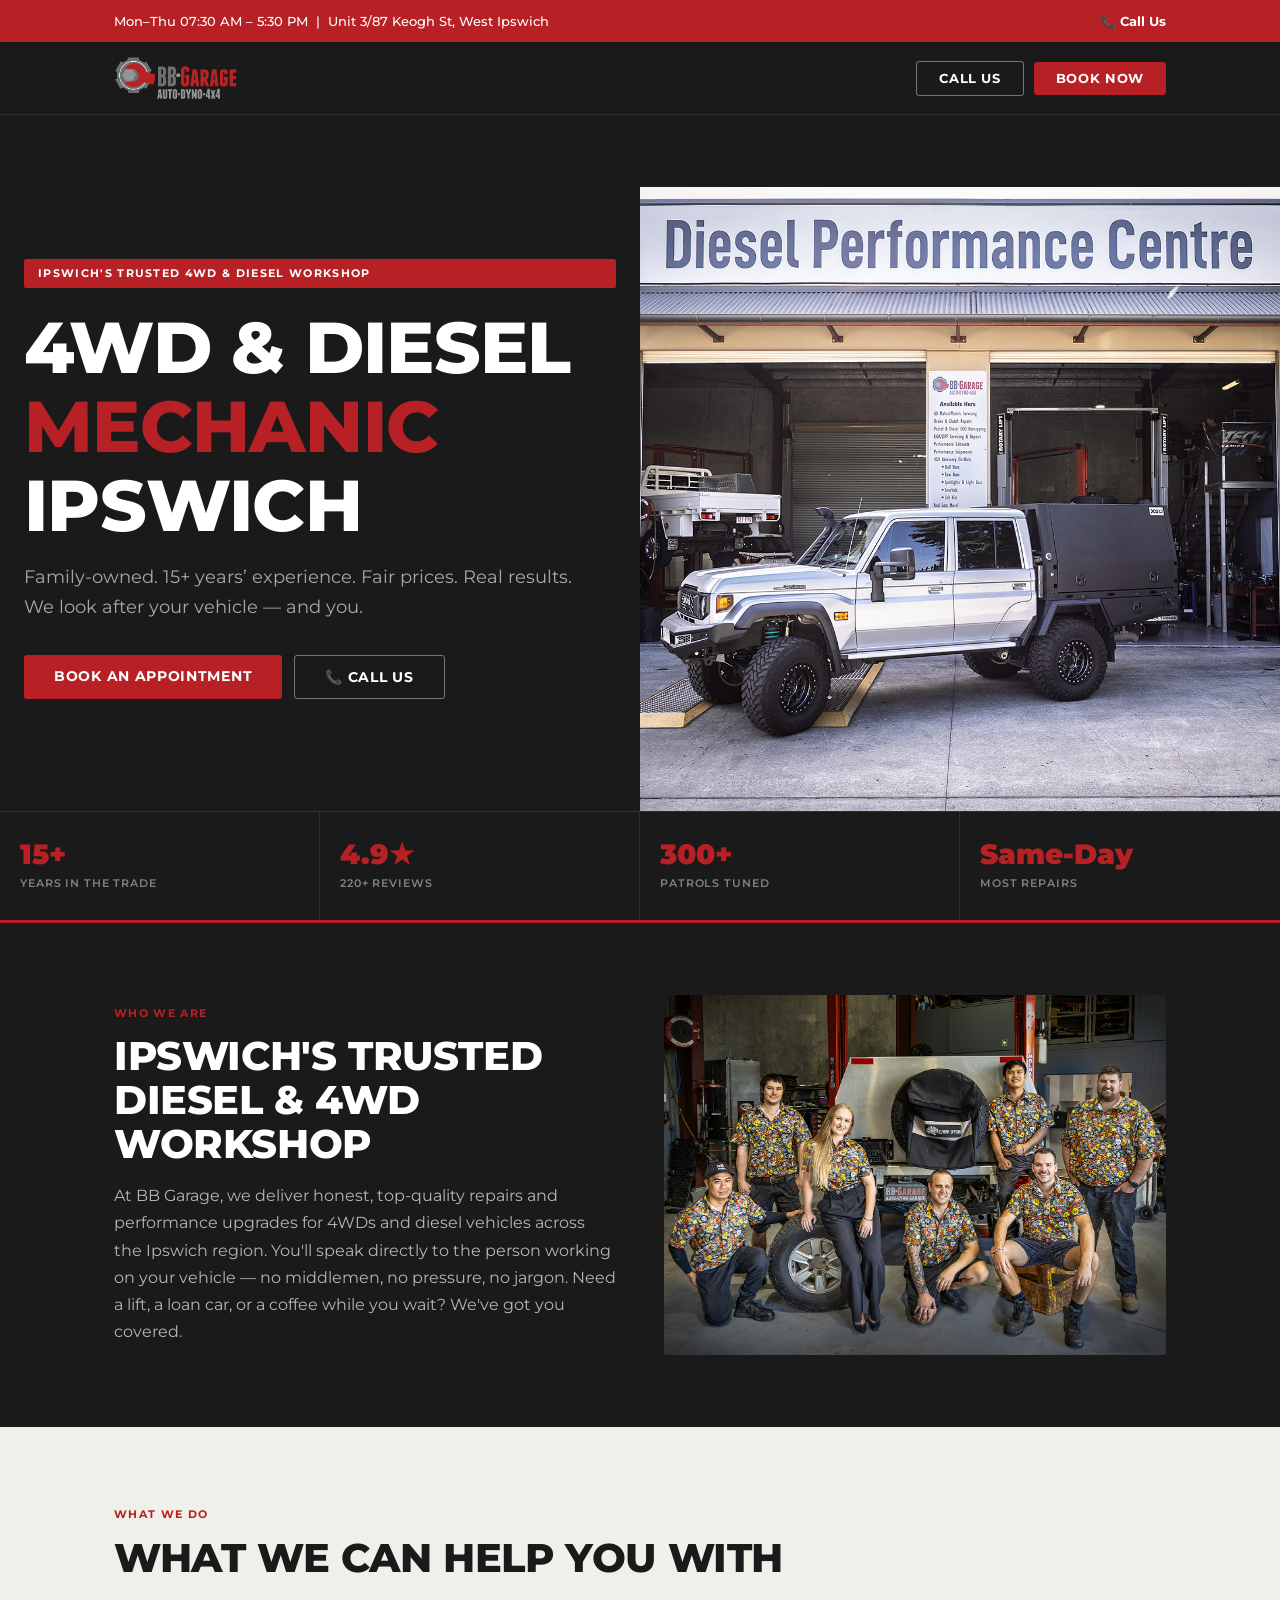
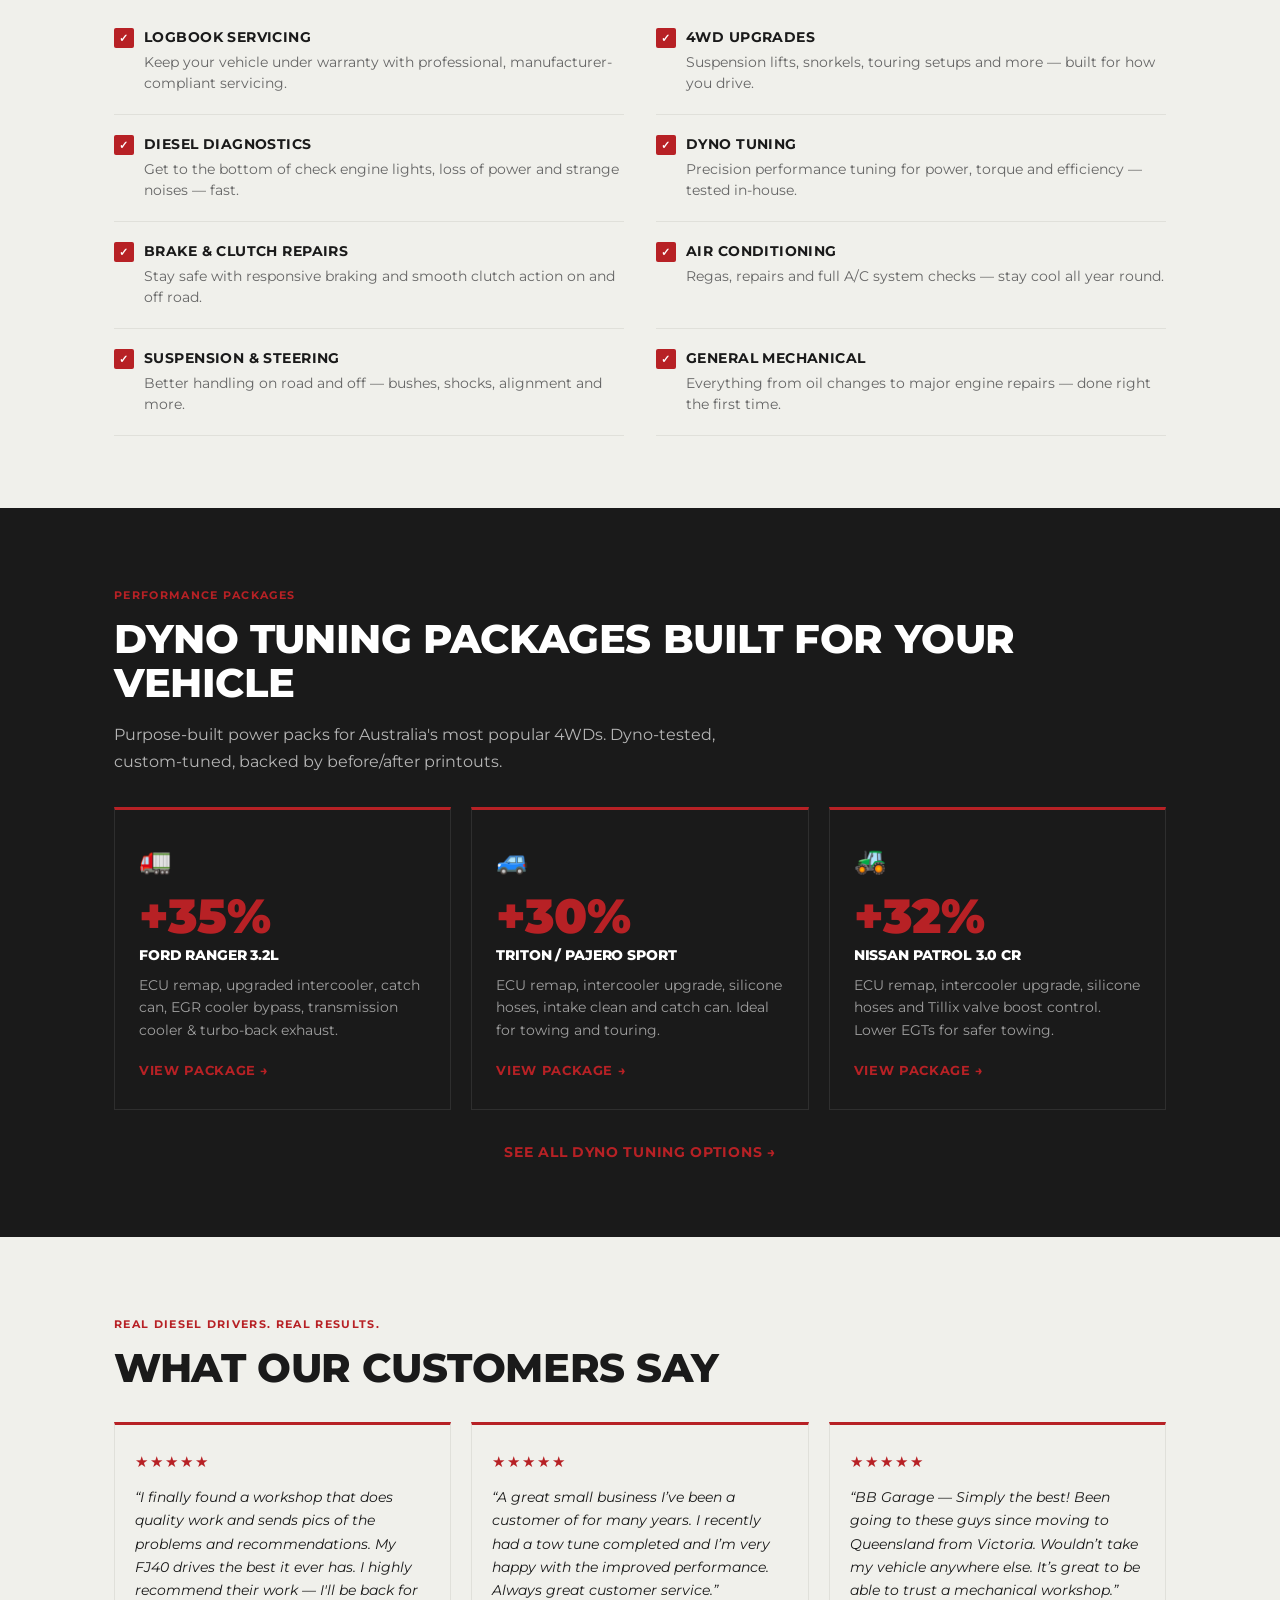
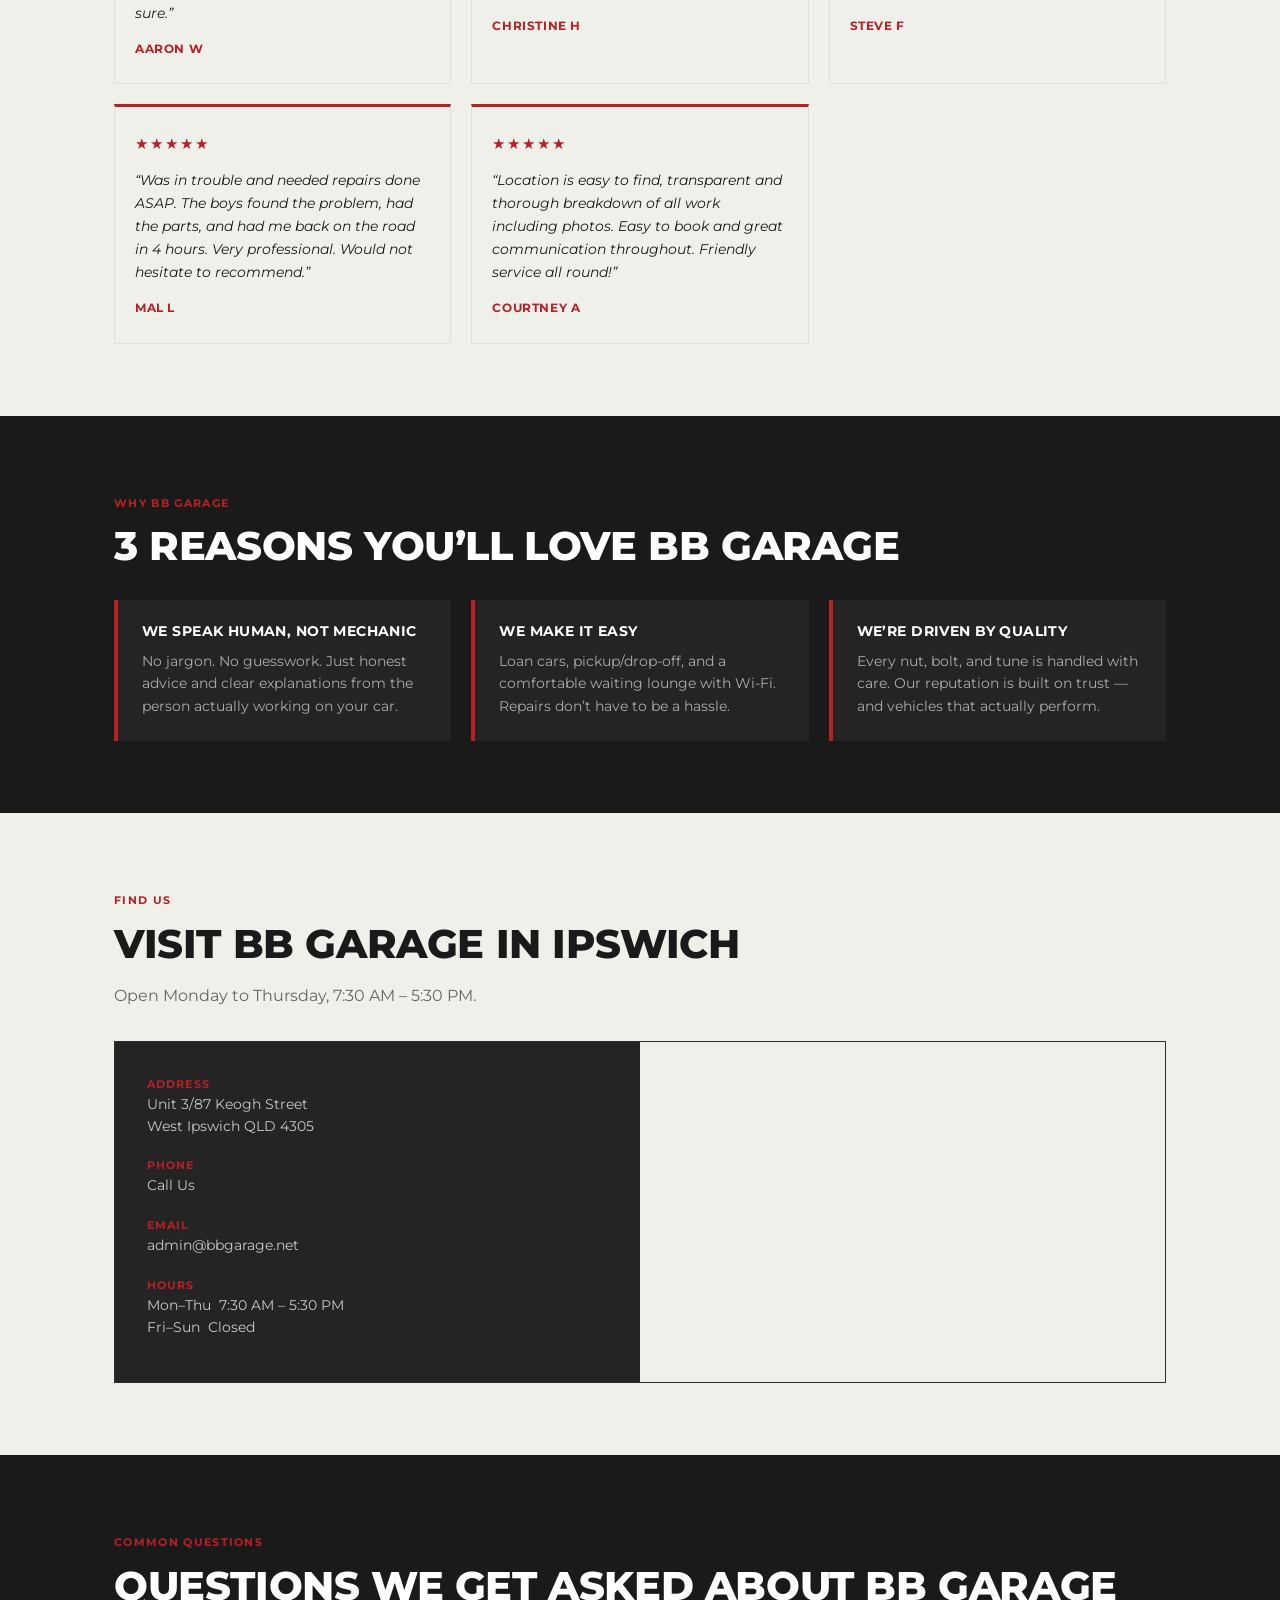
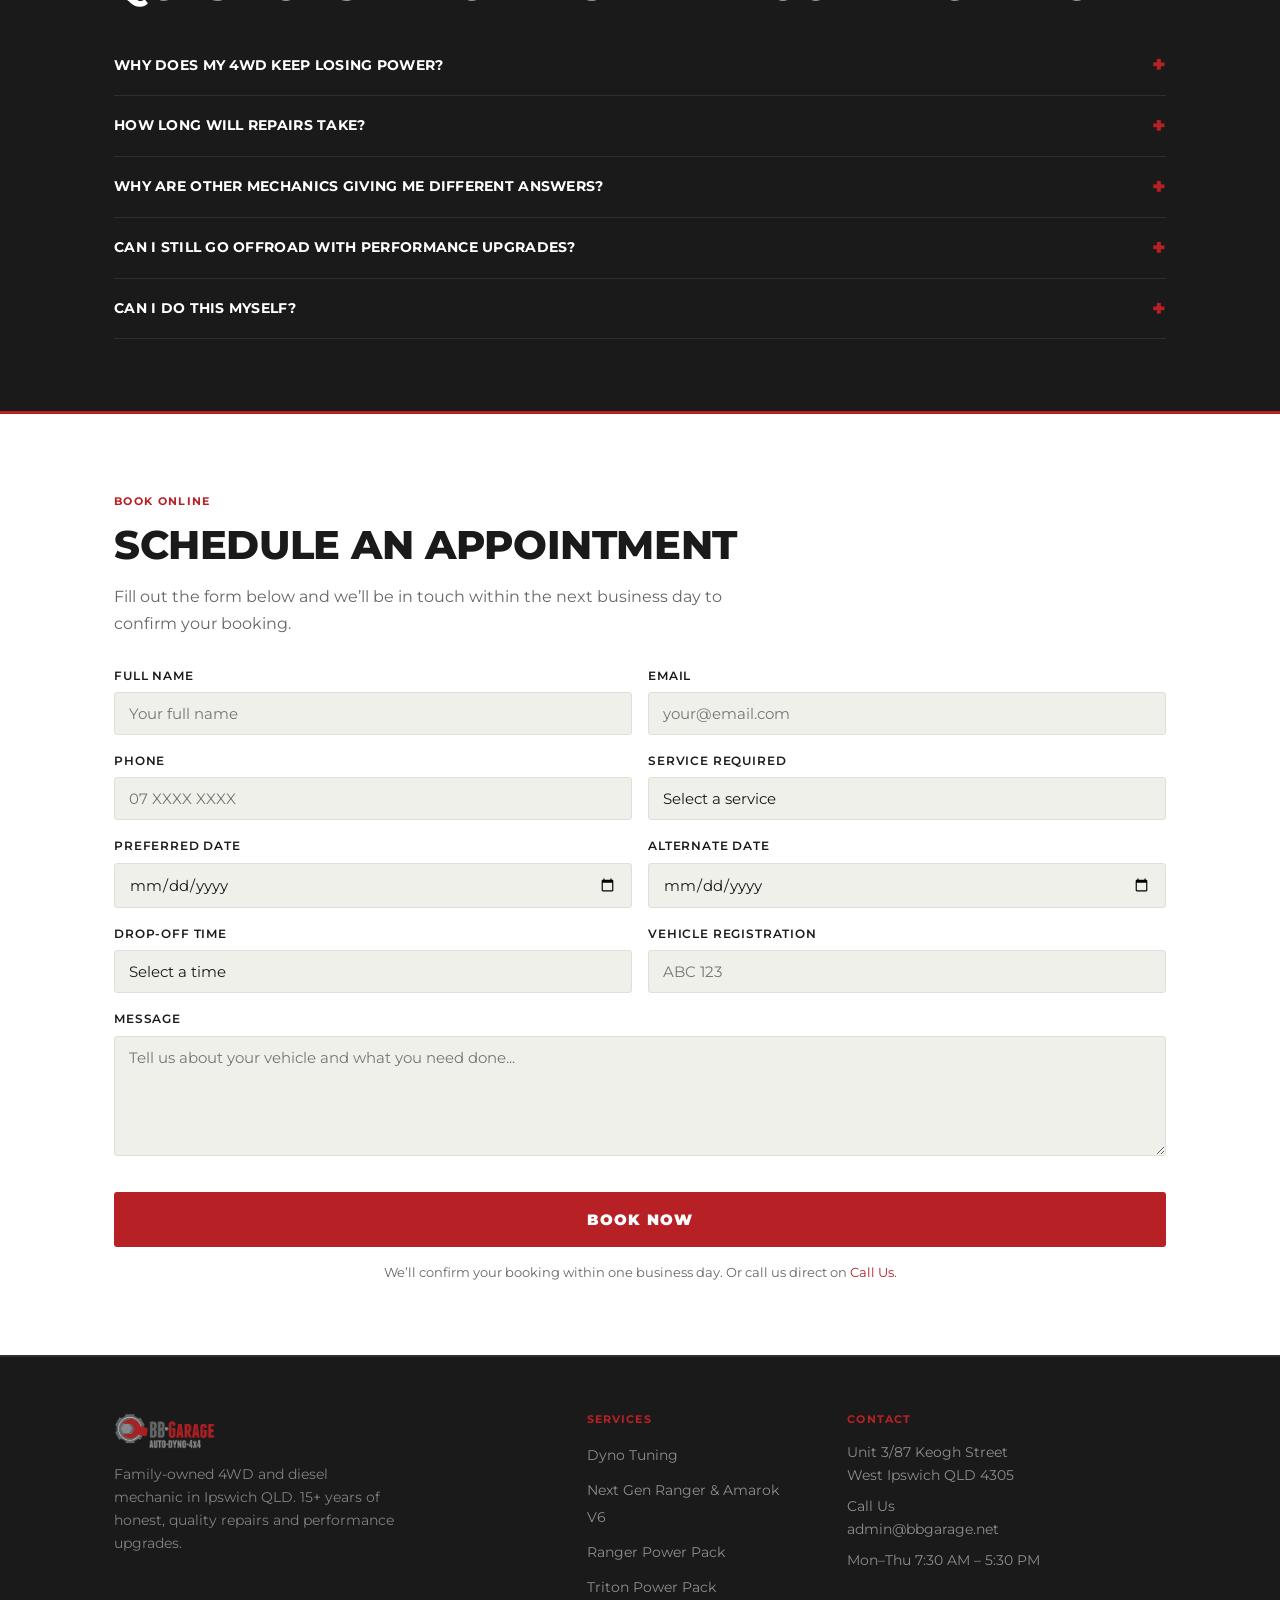
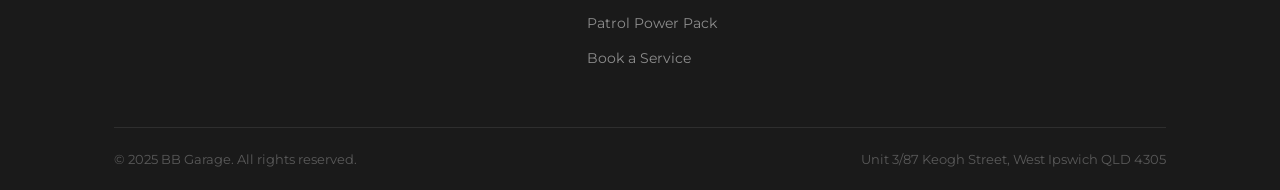
<file: index.html>
<!DOCTYPE html>
<html lang="en">
<head>
<meta charset="UTF-8">
<meta name="viewport" content="width=device-width, initial-scale=1">
<title>4WD &amp; Diesel Mechanic Ipswich | BB Garage</title>
<meta name="description" content="Family-owned 4WD and diesel mechanic in Ipswich. 15+ years experience. Logbook servicing, dyno tuning, diesel diagnostics &amp; 4WD upgrades. Call 07 3466 4422.">
<link rel="preconnect" href="https://fonts.googleapis.com">
<link rel="preconnect" href="https://fonts.gstatic.com" crossorigin>
<link href="https://fonts.googleapis.com/css2?family=Montserrat:wght@400;500;600;700;800;900&display=swap" rel="stylesheet">
<link rel="stylesheet" href="./style.css">
<!-- Google Tag Manager -->
<script>(function(w,d,s,l,i){w[l]=w[l]||[];w[l].push({'gtm.start':
new Date().getTime(),event:'gtm.js'});var f=d.getElementsByTagName(s)[0],
j=d.createElement(s),dl=l!='dataLayer'?'&l='+l:'';j.async=true;j.src=
'https://www.googletagmanager.com/gtm.js?id='+i+dl;f.parentNode.insertBefore(j,f);
})(window,document,'script','dataLayer','GTM-NTP5XHXN');</script>
<!-- End Google Tag Manager -->
</head>
<body>
<!-- Google Tag Manager (noscript) -->
<noscript><iframe src="https://www.googletagmanager.com/ns.html?id=GTM-NTP5XHXN"
height="0" width="0" style="display:none;visibility:hidden"></iframe></noscript>
<!-- End Google Tag Manager (noscript) -->

<!-- Topbar -->
<div class="topbar">
  <div class="container">
    <span>Mon&ndash;Thu 07:30 AM &ndash; 5:30 PM &nbsp;|&nbsp; Unit 3/87 Keogh St, West Ipswich</span>
    <a href="tel:+61734664422">&#128222; Call Us</a>
  </div>
</div>

<!-- Header -->
<header class="site-header">
  <div class="container">
    <a href="/" class="logo"><img src="./images/BB-Garage-Logos_Rev-Black02_Landscape-1.png" alt="BB Garage logo" class="logo-img"></a>
    <div class="nav-ctas">
      <a href="tel:+61734664422" class="btn btn--outline">Call Us</a>
      <a href="#book" class="btn btn--red">Book Now</a>
    </div>
  </div>
</header>

<!-- Hero -->
<section class="hero">
  <div class="hero-inner">
    <div class="container">
      <div class="hero-eyebrow">Ipswich's Trusted 4WD &amp; Diesel Workshop</div>
      <h1>4WD &amp; Diesel <span class="accent">Mechanic</span> Ipswich</h1>
      <p class="hero-subtitle">Family-owned. 15+ years&rsquo; experience. Fair prices. Real results. We look after your vehicle &mdash; and you.</p>
      <div class="hero-ctas">
        <a href="#book" class="btn btn--red btn-lg">Book an Appointment</a>
        <a href="tel:+61734664422" class="btn btn--outline btn-lg">&#128222; Call Us</a>
      </div>
    </div>
    <div class="hero-photo">
      <img src="./images/20250526_BB-Garage_26.jpg" alt="BB Garage workshop — 4WD and diesel mechanics at work in Ipswich" loading="eager">
    </div>
  </div>
  <div class="hero-stats">
    <div class="hero-stat">
      <div class="hero-stat-number">15+</div>
      <div class="hero-stat-label">Years in the Trade</div>
    </div>
    <div class="hero-stat">
      <div class="hero-stat-number">4.9&#9733;</div>
      <div class="hero-stat-label">220+ Reviews</div>
    </div>
    <div class="hero-stat">
      <div class="hero-stat-number">300+</div>
      <div class="hero-stat-label">Patrols Tuned</div>
    </div>
    <div class="hero-stat">
      <div class="hero-stat-number">Same-Day</div>
      <div class="hero-stat-label">Most Repairs</div>
    </div>
  </div>
</section>

<!-- Section 1: Who We Are -->
<section class="section section--dark">
  <div class="container">
    <div class="about-split">
      <div class="about-text">
        <div class="section-label">Who We Are</div>
        <h2>Ipswich's Trusted Diesel &amp; 4WD Workshop</h2>
        <p class="section-intro">At BB Garage, we deliver honest, top-quality repairs and performance upgrades for 4WDs and diesel vehicles across the Ipswich region. You'll speak directly to the person working on your vehicle &mdash; no middlemen, no pressure, no jargon. Need a lift, a loan car, or a coffee while you wait? We've got you covered.</p>
      </div>
      <div class="about-photo">
        <img src="./images/20250526_BB-Garage_38.jpg" alt="Inside the BB Garage workshop — professional 4WD mechanics Ipswich" loading="lazy">
      </div>
    </div>
  </div>
</section>

<!-- Section 2: Services -->
<section class="section section--light">
  <div class="container">
    <div class="section-label">What We Do</div>
    <h2>What We Can Help You With</h2>
    <div class="services-grid">
      <div class="service-item">
        <h3>Logbook Servicing</h3>
        <p>Keep your vehicle under warranty with professional, manufacturer-compliant servicing.</p>
      </div>
      <div class="service-item">
        <h3>4WD Upgrades</h3>
        <p>Suspension lifts, snorkels, touring setups and more &mdash; built for how you drive.</p>
      </div>
      <div class="service-item">
        <h3>Diesel Diagnostics</h3>
        <p>Get to the bottom of check engine lights, loss of power and strange noises &mdash; fast.</p>
      </div>
      <div class="service-item">
        <h3>Dyno Tuning</h3>
        <p>Precision performance tuning for power, torque and efficiency &mdash; tested in-house.</p>
      </div>
      <div class="service-item">
        <h3>Brake &amp; Clutch Repairs</h3>
        <p>Stay safe with responsive braking and smooth clutch action on and off road.</p>
      </div>
      <div class="service-item">
        <h3>Air Conditioning</h3>
        <p>Regas, repairs and full A/C system checks &mdash; stay cool all year round.</p>
      </div>
      <div class="service-item">
        <h3>Suspension &amp; Steering</h3>
        <p>Better handling on road and off &mdash; bushes, shocks, alignment and more.</p>
      </div>
      <div class="service-item">
        <h3>General Mechanical</h3>
        <p>Everything from oil changes to major engine repairs &mdash; done right the first time.</p>
      </div>
    </div>
  </div>
</section>

<!-- Section 3: Dyno Packages -->
<section class="section section--dark">
  <div class="container">
    <div class="section-label">Performance Packages</div>
    <h2>Dyno Tuning Packages Built for Your Vehicle</h2>
    <p class="section-intro">Purpose-built power packs for Australia's most popular 4WDs. Dyno-tested, custom-tuned, backed by before/after printouts.</p>
    <div class="cards-grid">
      <div class="package-card">
        <div class="package-card-icon">&#128667;</div>
        <div class="package-card-gain">+35%</div>
        <h3>Ford Ranger 3.2L</h3>
        <p>ECU remap, upgraded intercooler, catch can, EGR cooler bypass, transmission cooler &amp; turbo-back exhaust.</p>
        <a href="/ranger-power-pack" class="package-card-link">View Package &rarr;</a>
      </div>
      <div class="package-card">
        <div class="package-card-icon">&#128665;</div>
        <div class="package-card-gain">+30%</div>
        <h3>Triton / Pajero Sport</h3>
        <p>ECU remap, intercooler upgrade, silicone hoses, intake clean and catch can. Ideal for towing and touring.</p>
        <a href="/triton-power-pack" class="package-card-link">View Package &rarr;</a>
      </div>
      <div class="package-card">
        <div class="package-card-icon">&#128668;</div>
        <div class="package-card-gain">+32%</div>
        <h3>Nissan Patrol 3.0 CR</h3>
        <p>ECU remap, intercooler upgrade, silicone hoses and Tillix valve boost control. Lower EGTs for safer towing.</p>
        <a href="/patrol-power-pack" class="package-card-link">View Package &rarr;</a>
      </div>
    </div>
    <div class="cards-more-link">
      <a href="/dyno-tuning">See All Dyno Tuning Options &rarr;</a>
    </div>
  </div>
</section>

<!-- Section 4: Reviews -->
<section class="section section--light">
  <div class="container">
    <div class="section-label">Real Diesel Drivers. Real Results.</div>
    <h2>What Our Customers Say</h2>
    <div class="reviews-grid">
      <div class="review-card">
        <div class="review-stars">&#9733;&#9733;&#9733;&#9733;&#9733;</div>
        <p class="review-quote">&ldquo;I finally found a workshop that does quality work and sends pics of the problems and recommendations. My FJ40 drives the best it ever has. I highly recommend their work &mdash; I'll be back for sure.&rdquo;</p>
        <div class="review-author">Aaron W</div>
      </div>
      <div class="review-card">
        <div class="review-stars">&#9733;&#9733;&#9733;&#9733;&#9733;</div>
        <p class="review-quote">&ldquo;A great small business I&rsquo;ve been a customer of for many years. I recently had a tow tune completed and I&rsquo;m very happy with the improved performance. Always great customer service.&rdquo;</p>
        <div class="review-author">Christine H</div>
      </div>
      <div class="review-card">
        <div class="review-stars">&#9733;&#9733;&#9733;&#9733;&#9733;</div>
        <p class="review-quote">&ldquo;BB Garage &mdash; Simply the best! Been going to these guys since moving to Queensland from Victoria. Wouldn&rsquo;t take my vehicle anywhere else. It&rsquo;s great to be able to trust a mechanical workshop.&rdquo;</p>
        <div class="review-author">Steve F</div>
      </div>
      <div class="review-card">
        <div class="review-stars">&#9733;&#9733;&#9733;&#9733;&#9733;</div>
        <p class="review-quote">&ldquo;Was in trouble and needed repairs done ASAP. The boys found the problem, had the parts, and had me back on the road in 4 hours. Very professional. Would not hesitate to recommend.&rdquo;</p>
        <div class="review-author">Mal L</div>
      </div>
      <div class="review-card">
        <div class="review-stars">&#9733;&#9733;&#9733;&#9733;&#9733;</div>
        <p class="review-quote">&ldquo;Location is easy to find, transparent and thorough breakdown of all work including photos. Easy to book and great communication throughout. Friendly service all round!&rdquo;</p>
        <div class="review-author">Courtney A</div>
      </div>
    </div>
  </div>
</section>

<!-- Section 5: Reasons -->
<section class="section section--dark">
  <div class="container">
    <div class="section-label">Why BB Garage</div>
    <h2>3 Reasons You&rsquo;ll Love BB Garage</h2>
    <div class="reasons-grid">
      <div class="reason-card">
        <h3>We Speak Human, Not Mechanic</h3>
        <p>No jargon. No guesswork. Just honest advice and clear explanations from the person actually working on your car.</p>
      </div>
      <div class="reason-card">
        <h3>We Make It Easy</h3>
        <p>Loan cars, pickup/drop-off, and a comfortable waiting lounge with Wi-Fi. Repairs don&rsquo;t have to be a hassle.</p>
      </div>
      <div class="reason-card">
        <h3>We&rsquo;re Driven by Quality</h3>
        <p>Every nut, bolt, and tune is handled with care. Our reputation is built on trust &mdash; and vehicles that actually perform.</p>
      </div>
    </div>
  </div>
</section>

<!-- Section 6: Location -->
<section class="section section--light">
  <div class="container">
    <div class="section-label">Find Us</div>
    <h2>Visit BB Garage in Ipswich</h2>
    <p class="section-intro">Open Monday to Thursday, 7:30 AM &ndash; 5:30 PM.</p>
    <div class="location-grid">
      <div class="location-info">
        <div class="location-info-item">
          <h4>Address</h4>
          <p>Unit 3/87 Keogh Street<br>West Ipswich QLD 4305</p>
        </div>
        <div class="location-info-item">
          <h4>Phone</h4>
          <p><a href="tel:+61734664422">Call Us</a></p>
        </div>
        <div class="location-info-item">
          <h4>Email</h4>
          <p><a href="mailto:admin@bbgarage.net">admin@bbgarage.net</a></p>
        </div>
        <div class="location-info-item">
          <h4>Hours</h4>
          <p>Mon&ndash;Thu &nbsp;7:30 AM &ndash; 5:30 PM<br>Fri&ndash;Sun &nbsp;Closed</p>
        </div>
      </div>
      <div class="location-map">
        <iframe
          src="https://maps.google.com/maps?q=BB+Garage+UNIT+3%2F87+Keogh+St%2C+West+Ipswich+QLD+4305&t=m&z=16&output=embed&iwloc=near"
          allowfullscreen
          loading="lazy"
          title="BB Garage location map">
        </iframe>
      </div>
    </div>
  </div>
</section>

<!-- Section 7: FAQ -->
<section class="section section--dark">
  <div class="container">
    <div class="section-label">Common Questions</div>
    <h2>Questions We Get Asked About BB Garage</h2>
    <div class="faq-list">
      <div class="faq-item">
        <div class="faq-question" onclick="toggleFaq(this)">
          <span>Why does my 4WD keep losing power?</span>
          <span class="faq-toggle">+</span>
        </div>
        <div class="faq-answer">Often clogged fuel filters, turbo issues, or dirty sensors. Our diesel diagnostics team will pinpoint the problem fast and explain exactly what&rsquo;s happening before touching anything.</div>
      </div>
      <div class="faq-item">
        <div class="faq-question" onclick="toggleFaq(this)">
          <span>How long will repairs take?</span>
          <span class="faq-toggle">+</span>
        </div>
        <div class="faq-answer">Many jobs are completed same-day. For bigger repairs, we offer loan cars and flexible scheduling so you&rsquo;re never left stuck.</div>
      </div>
      <div class="faq-item">
        <div class="faq-question" onclick="toggleFaq(this)">
          <span>Why are other mechanics giving me different answers?</span>
          <span class="faq-toggle">+</span>
        </div>
        <div class="faq-answer">Big shops often rush assessments. At BB Garage, we take the time to properly inspect and explain &mdash; so you can make an informed decision without any pressure.</div>
      </div>
      <div class="faq-item">
        <div class="faq-question" onclick="toggleFaq(this)">
          <span>Can I still go offroad with performance upgrades?</span>
          <span class="faq-toggle">+</span>
        </div>
        <div class="faq-answer">Absolutely &mdash; we specialise in setups that enhance offroad ability, not compromise it. Everything we install is tested and tuned for real-world conditions.</div>
      </div>
      <div class="faq-item">
        <div class="faq-question" onclick="toggleFaq(this)">
          <span>Can I do this myself?</span>
          <span class="faq-toggle">+</span>
        </div>
        <div class="faq-answer">YouTube won&rsquo;t help with high-pressure fuel systems or electronic diagnostics. Leave the tricky stuff to the pros &mdash; it&rsquo;s cheaper in the long run.</div>
      </div>
    </div>
  </div>
</section>

<!-- Booking Form -->
<section id="book" class="section section--white booking-form">
  <div class="container">
    <div class="section-label">Book Online</div>
    <h2>Schedule an Appointment</h2>
    <p class="section-intro">Fill out the form below and we&rsquo;ll be in touch within the next business day to confirm your booking.</p>
    <form class="form-grid" action="#" method="post">
      <div class="field">
        <label for="full-name">Full Name</label>
        <input type="text" id="full-name" name="full_name" placeholder="Your full name" required>
      </div>
      <div class="field">
        <label for="email">Email</label>
        <input type="email" id="email" name="email" placeholder="your@email.com" required>
      </div>
      <div class="field">
        <label for="phone">Phone</label>
        <input type="tel" id="phone" name="phone" placeholder="07 XXXX XXXX" required>
      </div>
      <div class="field">
        <label for="service">Service Required</label>
        <select id="service" name="service" required>
          <option value="" disabled selected>Select a service</option>
          <option>Logbook Service</option>
          <option>Diagnostic Time</option>
          <option>Maintenance</option>
          <option>Repairs</option>
          <option>Dyno Tuning</option>
        </select>
      </div>
      <div class="field">
        <label for="pref-date">Preferred Date</label>
        <input type="date" id="pref-date" name="pref_date">
      </div>
      <div class="field">
        <label for="alt-date">Alternate Date</label>
        <input type="date" id="alt-date" name="alt_date">
      </div>
      <div class="field">
        <label for="dropoff-time">Drop-off Time</label>
        <select id="dropoff-time" name="dropoff_time">
          <option value="" disabled selected>Select a time</option>
          <option>8:00 AM &ndash; 12:30 PM</option>
          <option>12:30 PM &ndash; 3:30 PM</option>
        </select>
      </div>
      <div class="field">
        <label for="rego">Vehicle Registration</label>
        <input type="text" id="rego" name="rego" placeholder="ABC 123">
      </div>
      <div class="field field-full">
        <label for="message">Message</label>
        <textarea id="message" name="message" placeholder="Tell us about your vehicle and what you need done..."></textarea>
      </div>
      <div class="field-full form-submit">
        <button type="submit">Book Now</button>
        <p class="form-note">We&rsquo;ll confirm your booking within one business day. Or call us direct on <a href="tel:+61734664422" style="color:var(--bb-red);">Call Us</a>.</p>
      </div>
    </form>
  </div>
</section>

<!-- Footer -->
<footer class="site-footer">
  <div class="container">
    <div class="footer-grid">
      <div class="footer-brand">
        <a href="/"><img src="./images/BB-Garage-Logos_Rev-Black02_Landscape-1.png" alt="BB Garage" class="footer-logo-img"></a>
        <p>Family-owned 4WD and diesel mechanic in Ipswich QLD. 15+ years of honest, quality repairs and performance upgrades.</p>
      </div>
      <div class="footer-col">
        <h4>Services</h4>
        <ul>
          <li><a href="/dyno-tuning">Dyno Tuning</a></li>
          <li><a href="/next-gen-ranger-v6">Next Gen Ranger &amp; Amarok V6</a></li>
          <li><a href="/ranger-power-pack">Ranger Power Pack</a></li>
          <li><a href="/triton-power-pack">Triton Power Pack</a></li>
          <li><a href="/patrol-power-pack">Patrol Power Pack</a></li>
          <li><a href="/#book">Book a Service</a></li>
        </ul>
      </div>
      <div class="footer-col">
        <h4>Contact</h4>
        <p>Unit 3/87 Keogh Street<br>West Ipswich QLD 4305</p>
        <p style="margin-top:8px;"><a href="tel:+61734664422">Call Us</a></p>
        <p><a href="mailto:admin@bbgarage.net">admin@bbgarage.net</a></p>
        <p style="margin-top:8px;">Mon&ndash;Thu 7:30 AM &ndash; 5:30 PM</p>
      </div>
    </div>
    <div class="footer-bottom">
      <span>&copy; 2025 BB Garage. All rights reserved.</span>
      <span>Unit 3/87 Keogh Street, West Ipswich QLD 4305</span>
    </div>
  </div>
</footer>

<script>
function toggleFaq(questionEl) {
  var item = questionEl.parentElement;
  item.classList.toggle('open');
}

(function () {
  var form = document.querySelector('.form-grid');
  if (!form) return;
  var SUPA_URL = 'https://prqbvbhuwfpdkkrkqizj.supabase.co';
  var SUPA_KEY = 'eyJhbGciOiJIUzI1NiIsInR5cCI6IkpXVCJ9.eyJpc3MiOiJzdXBhYmFzZSIsInJlZiI6InBycWJ2Ymh1d2ZwZGtrcmtxaXpqIiwicm9sZSI6ImFub24iLCJpYXQiOjE3NzY5OTA1MzQsImV4cCI6MjA5MjU2NjUzNH0.Io5IHsyp23yThoyZD7Ccs4UygTtwx_0rIRTlnS3pYZQ';

  form.addEventListener('submit', async function (e) {
    e.preventDefault();
    var btn = form.querySelector('button[type="submit"]');
    var orig = btn.textContent;
    btn.textContent = 'Sending…';
    btn.disabled = true;
    var errEl = form.querySelector('.form-error');
    if (errEl) errEl.remove();

    var data = {
      customer_name:  form.querySelector('[name="full_name"]').value.trim(),
      customer_email: form.querySelector('[name="email"]').value.trim(),
      customer_phone: form.querySelector('[name="phone"]').value.trim(),
      service_type:   form.querySelector('[name="service"]').value,
      preferred_date: form.querySelector('[name="pref_date"]').value || null,
      alt_date:       form.querySelector('[name="alt_date"]').value || null,
      preferred_time: form.querySelector('[name="dropoff_time"]').value || null,
      registration:   form.querySelector('[name="rego"]').value.trim() || null,
      notes:          form.querySelector('[name="message"]').value.trim() || null,
      source_page:    window.location.pathname,
    };

    try {
      var res = await fetch(SUPA_URL + '/rest/v1/bb_garage_bookings', {
        method: 'POST',
        headers: {
          'Content-Type':  'application/json',
          'apikey':         SUPA_KEY,
          'Authorization': 'Bearer ' + SUPA_KEY,
          'Prefer':         'return=minimal',
        },
        body: JSON.stringify(data),
      });
      if (!res.ok) throw new Error(res.status);
      if (window.dataLayer) window.dataLayer.push({ event: 'booking_conversion' });
      var first = data.customer_name.split(' ')[0];
      var sec = form.closest('section');
      if (sec) {
        sec.innerHTML = '<div class="container"><div class="form-success">'
          + '<h3>Booking Request Received!</h3>'
          + '<p>Thanks ' + first + '. We’ll be in touch within one business day to confirm your booking. Check your inbox for a confirmation email.</p>'
          + '<p style="margin-top:1rem;">Need to reach us sooner? <a href="tel:+61734664422" style="color:var(--bb-red);">Call us on 07 3466 4422</a>.</p>'
          + '</div></div>';
      }
    } catch (_) {
      btn.textContent = orig;
      btn.disabled = false;
      var p = document.createElement('p');
      p.className = 'form-error';
      p.textContent = 'Something went wrong. Please try again or call us on 07 3466 4422.';
      form.querySelector('.form-submit').insertBefore(p, btn);
    }
  });
}());
</script>
</body>
</html>
</file>
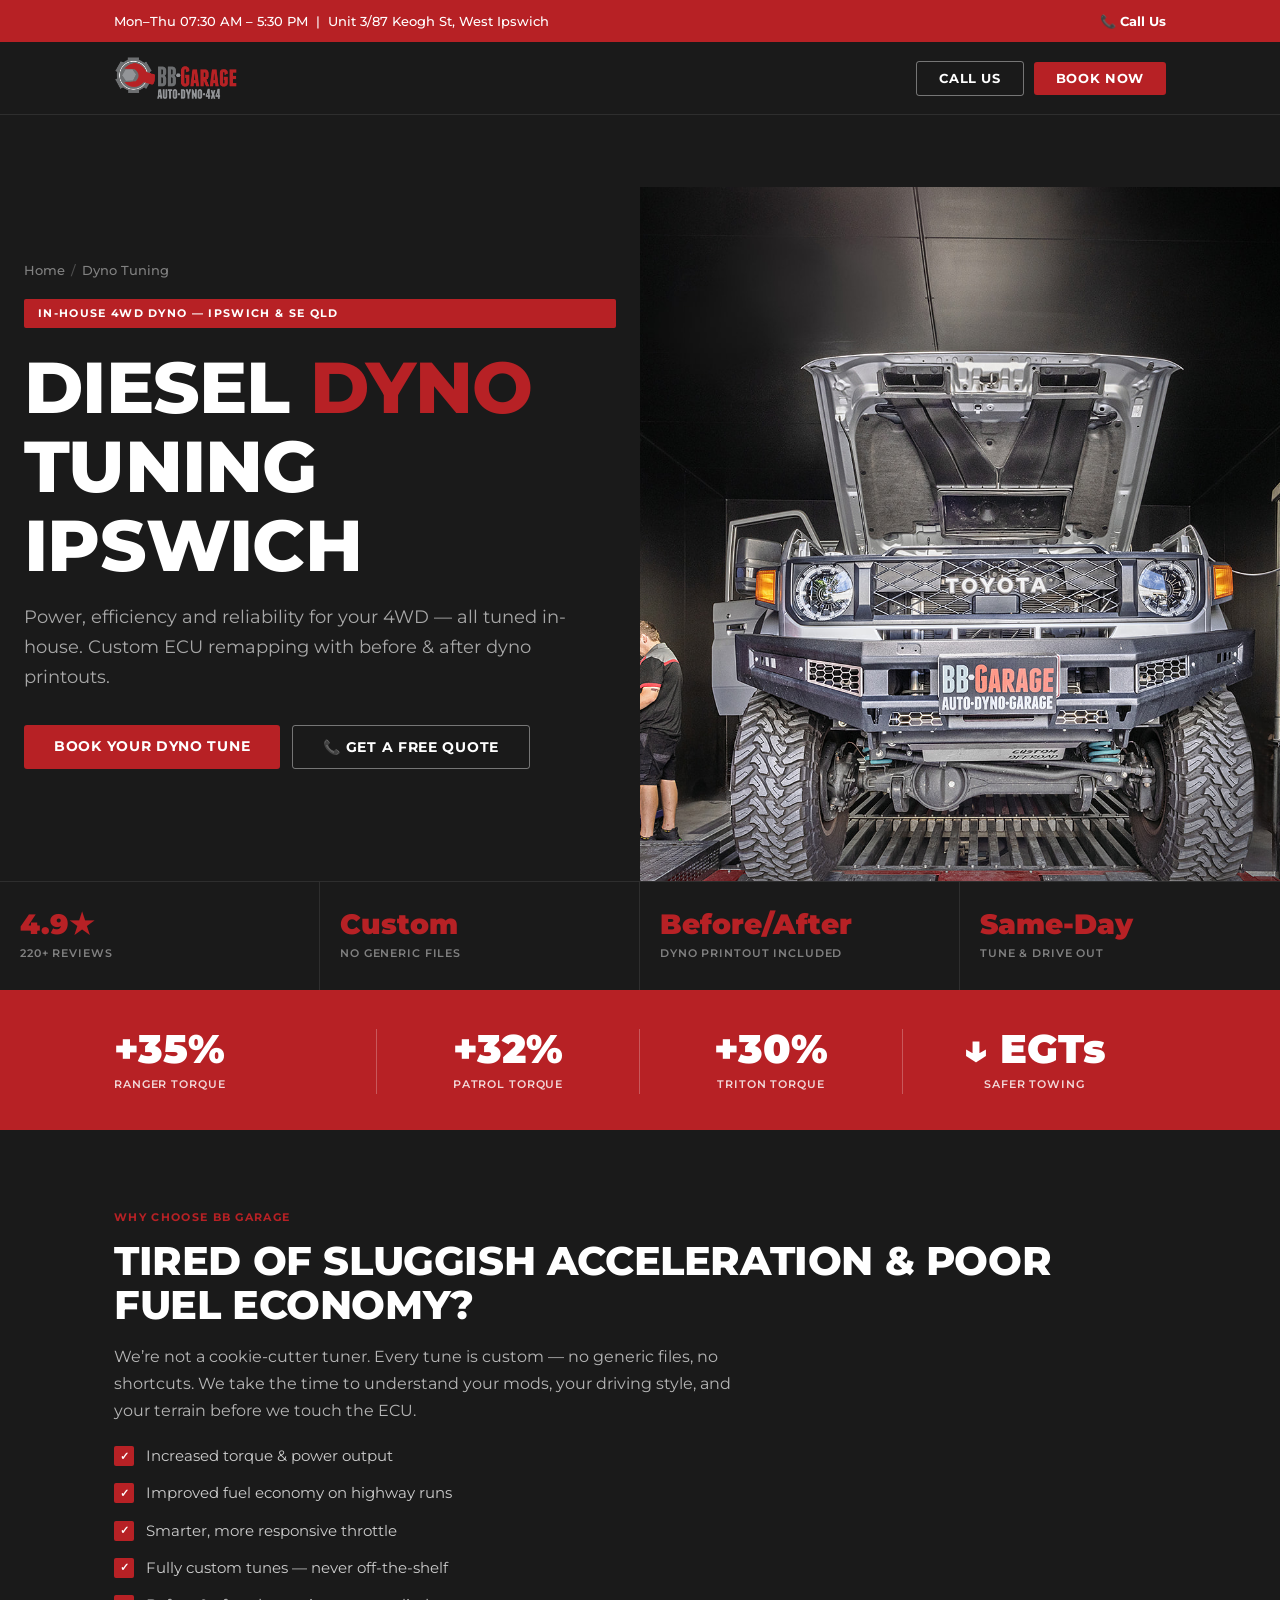
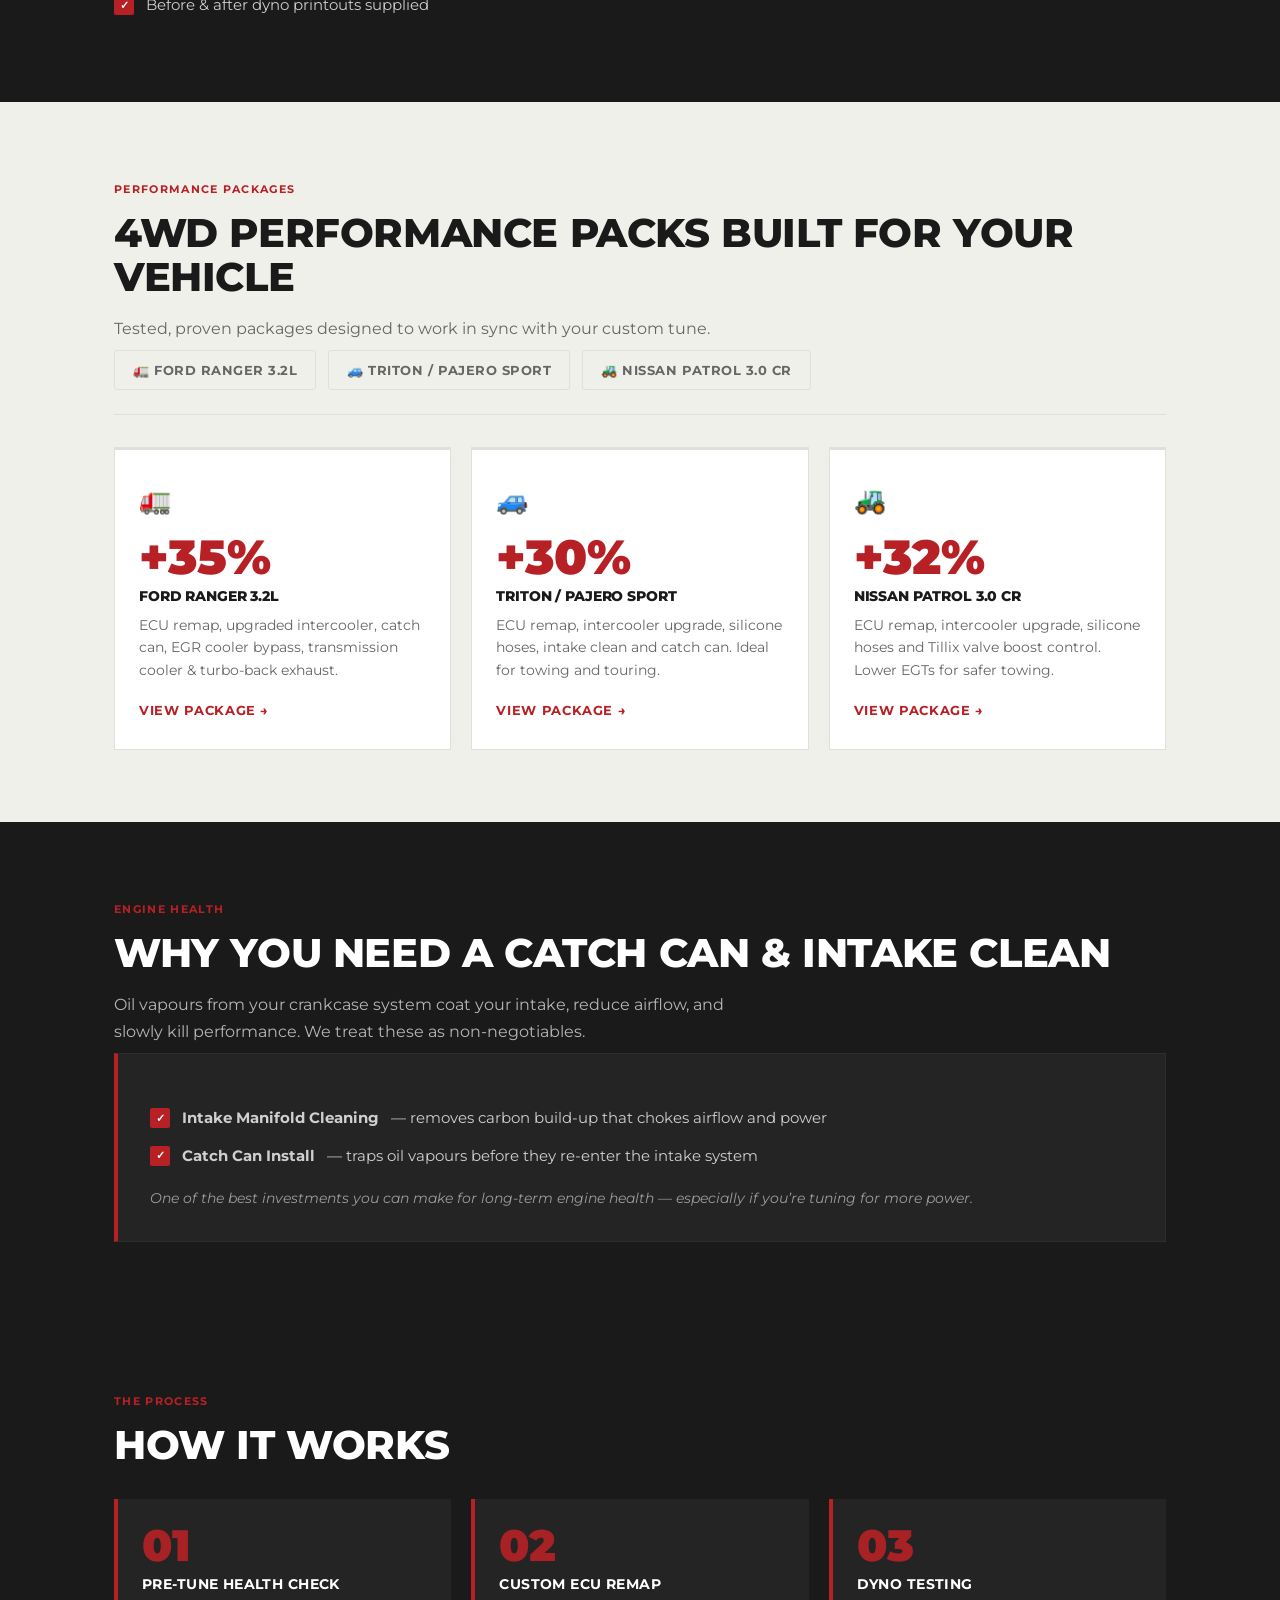
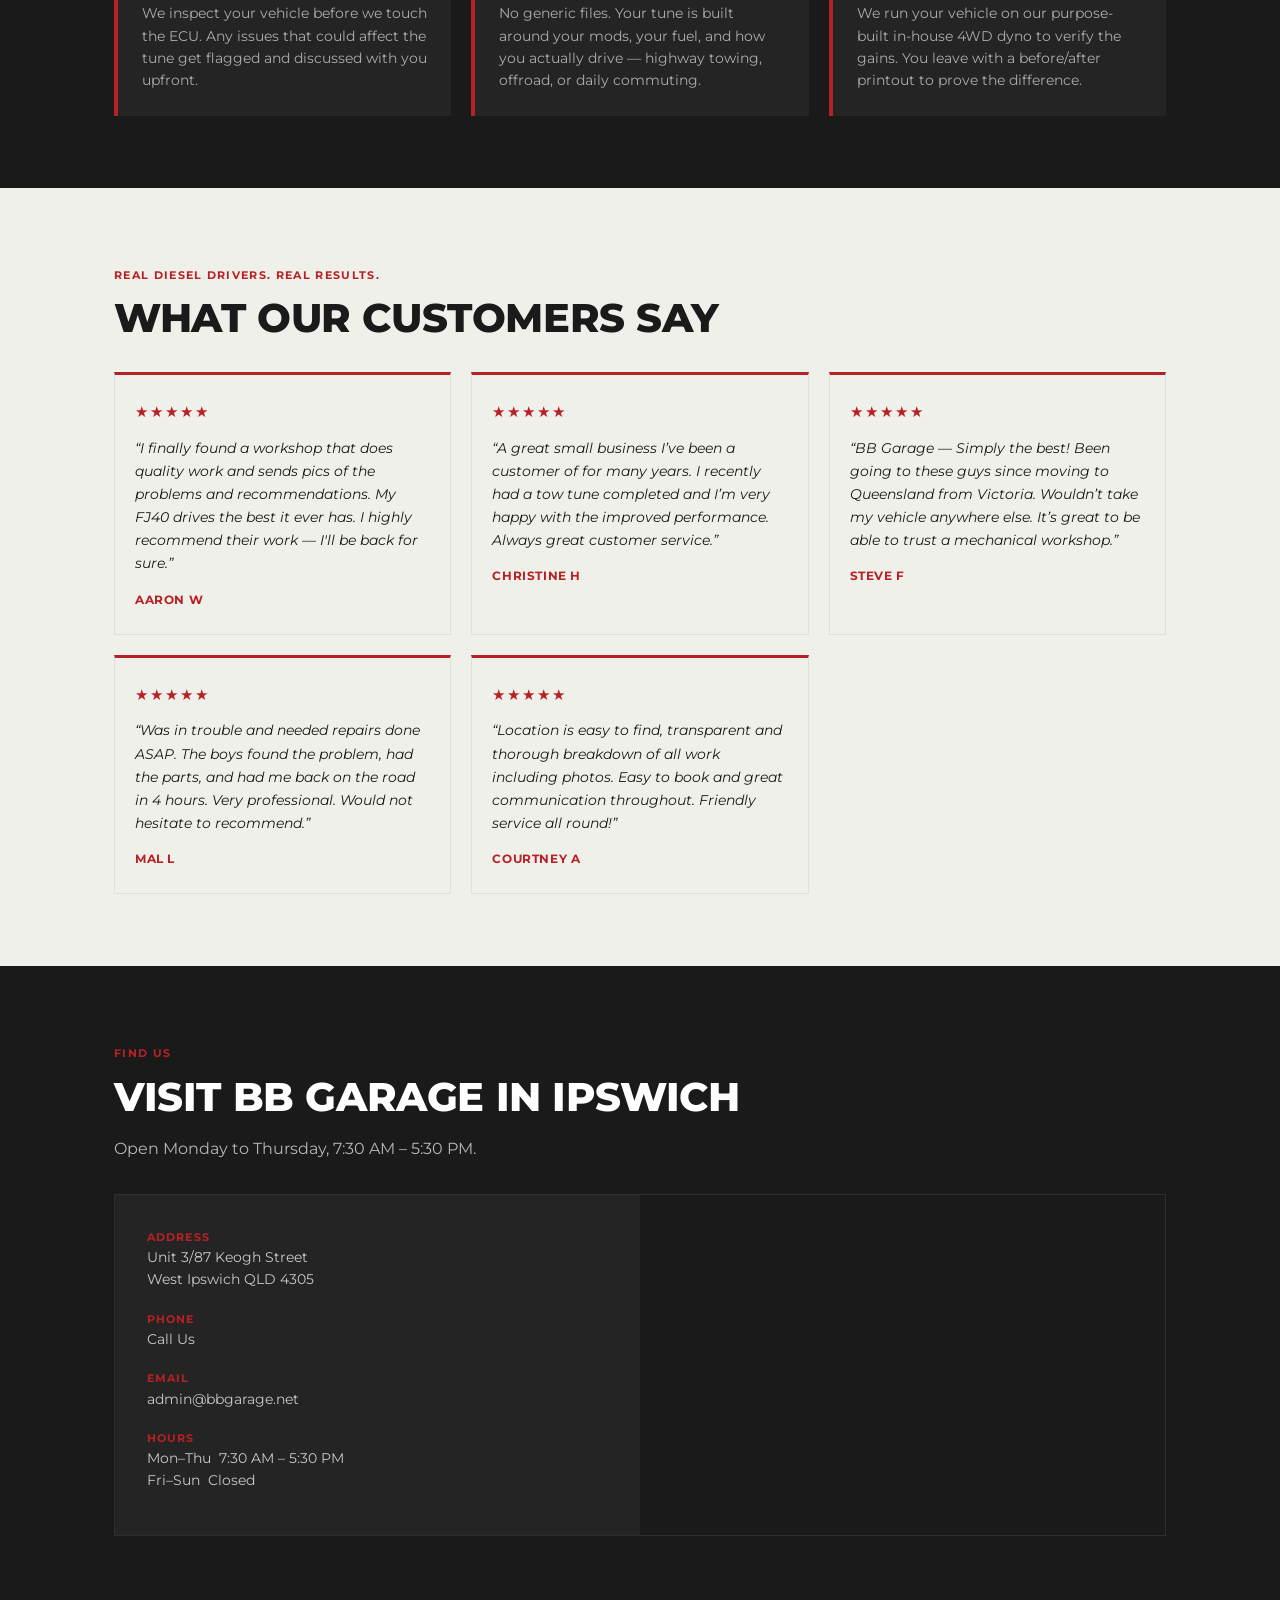
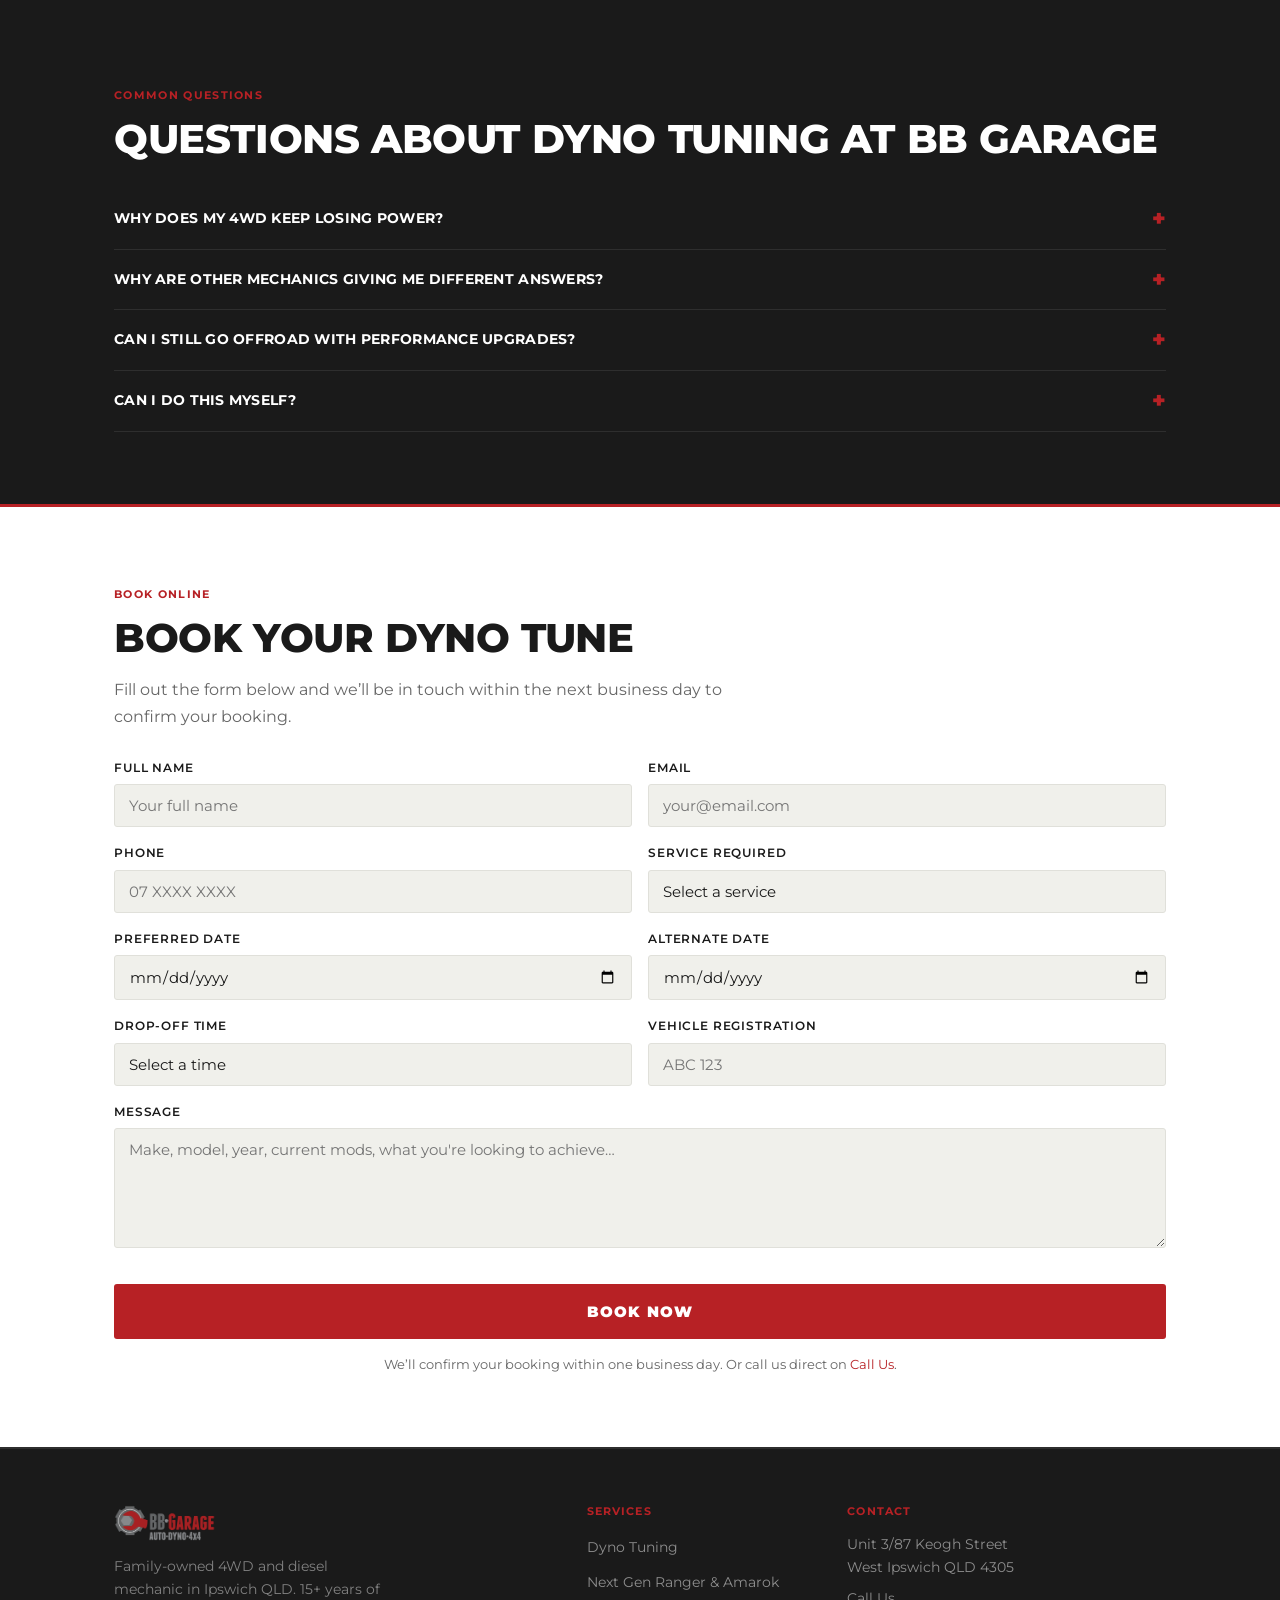
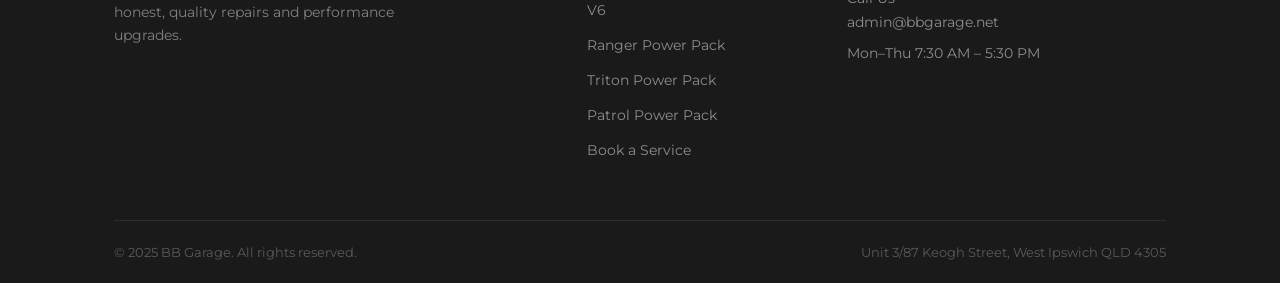
<file: dyno-tuning/index.html>
<!DOCTYPE html>
<html lang="en">
<head>
<meta charset="UTF-8">
<meta name="viewport" content="width=device-width, initial-scale=1">
<title>Diesel Dyno Tuning Ipswich | ECU Remapping | BB Garage</title>
<meta name="description" content="Custom ECU remapping and dyno tuning for 4WDs in Ipswich and SE QLD. In-house 4WD dyno, before &amp; after printouts, proven power gains. BB Garage.">
<link rel="preconnect" href="https://fonts.googleapis.com">
<link rel="preconnect" href="https://fonts.gstatic.com" crossorigin>
<link href="https://fonts.googleapis.com/css2?family=Montserrat:wght@400;500;600;700;800;900&display=swap" rel="stylesheet">
<link rel="stylesheet" href="../style.css">
<!-- Google Tag Manager -->
<script>(function(w,d,s,l,i){w[l]=w[l]||[];w[l].push({'gtm.start':
new Date().getTime(),event:'gtm.js'});var f=d.getElementsByTagName(s)[0],
j=d.createElement(s),dl=l!='dataLayer'?'&l='+l:'';j.async=true;j.src=
'https://www.googletagmanager.com/gtm.js?id='+i+dl;f.parentNode.insertBefore(j,f);
})(window,document,'script','dataLayer','GTM-NTP5XHXN');</script>
<!-- End Google Tag Manager -->
</head>
<body>
<!-- Google Tag Manager (noscript) -->
<noscript><iframe src="https://www.googletagmanager.com/ns.html?id=GTM-NTP5XHXN"
height="0" width="0" style="display:none;visibility:hidden"></iframe></noscript>
<!-- End Google Tag Manager (noscript) -->

<!-- Topbar -->
<div class="topbar">
  <div class="container">
    <span>Mon&ndash;Thu 07:30 AM &ndash; 5:30 PM &nbsp;|&nbsp; Unit 3/87 Keogh St, West Ipswich</span>
    <a href="tel:+61734664422">&#128222; Call Us</a>
  </div>
</div>

<!-- Header -->
<header class="site-header">
  <div class="container">
    <a href="/" class="logo"><img src="../images/BB-Garage-Logos_Rev-Black02_Landscape-1.png" alt="BB Garage logo" class="logo-img"></a>
    <div class="nav-ctas">
      <a href="tel:+61734664422" class="btn btn--outline">Call Us</a>
      <a href="#book" class="btn btn--red">Book Now</a>
    </div>
  </div>
</header>

<!-- Hero -->
<section class="hero">
  <div class="hero-inner">
    <div class="container">
      <div class="breadcrumb">
        <a href="/">Home</a><span>/</span>Dyno Tuning
      </div>
      <div class="hero-eyebrow">In-House 4WD Dyno &mdash; Ipswich &amp; SE QLD</div>
      <h1>Diesel <span class="accent">Dyno</span> Tuning Ipswich</h1>
      <p class="hero-subtitle">Power, efficiency and reliability for your 4WD &mdash; all tuned in-house. Custom ECU remapping with before &amp; after dyno printouts.</p>
      <div class="hero-ctas">
        <a href="#book" class="btn btn--red btn-lg">Book Your Dyno Tune</a>
        <a href="tel:+61734664422" class="btn btn--outline btn-lg">&#128222; Get a Free Quote</a>
      </div>
    </div>
    <div class="hero-photo">
      <img src="../images/20250526_BB-Garage_23.jpg" alt="BB Garage dyno tuning bay — ECU remapping in Ipswich" loading="eager">
    </div>
  </div>
  <div class="hero-stats">
    <div class="hero-stat">
      <div class="hero-stat-number">4.9&#9733;</div>
      <div class="hero-stat-label">220+ Reviews</div>
    </div>
    <div class="hero-stat">
      <div class="hero-stat-number">Custom</div>
      <div class="hero-stat-label">No Generic Files</div>
    </div>
    <div class="hero-stat">
      <div class="hero-stat-number">Before/After</div>
      <div class="hero-stat-label">Dyno Printout Included</div>
    </div>
    <div class="hero-stat">
      <div class="hero-stat-number">Same-Day</div>
      <div class="hero-stat-label">Tune &amp; Drive Out</div>
    </div>
  </div>
</section>

<!-- Results bar -->
<div class="results-bar">
  <div class="container">
    <div class="results-bar-item">
      <div class="results-bar-number">+35%</div>
      <div class="results-bar-label">Ranger Torque</div>
    </div>
    <div class="results-bar-item">
      <div class="results-bar-number">+32%</div>
      <div class="results-bar-label">Patrol Torque</div>
    </div>
    <div class="results-bar-item">
      <div class="results-bar-number">+30%</div>
      <div class="results-bar-label">Triton Torque</div>
    </div>
    <div class="results-bar-item">
      <div class="results-bar-number">&#8595; EGTs</div>
      <div class="results-bar-label">Safer Towing</div>
    </div>
  </div>
</div>

<!-- Why Choose BB Garage -->
<section class="section section--dark">
  <div class="container">
    <div class="section-label">Why Choose BB Garage</div>
    <h2>Tired of Sluggish Acceleration &amp; Poor Fuel Economy?</h2>
    <p class="section-intro">We&rsquo;re not a cookie-cutter tuner. Every tune is custom &mdash; no generic files, no shortcuts. We take the time to understand your mods, your driving style, and your terrain before we touch the ECU.</p>
    <ul class="checklist">
      <li>Increased torque &amp; power output</li>
      <li>Improved fuel economy on highway runs</li>
      <li>Smarter, more responsive throttle</li>
      <li>Fully custom tunes &mdash; never off-the-shelf</li>
      <li>Before &amp; after dyno printouts supplied</li>
    </ul>
  </div>
</section>

<!-- Packages -->
<section class="section section--light">
  <div class="container">
    <div class="section-label">Performance Packages</div>
    <h2>4WD Performance Packs Built for Your Vehicle</h2>
    <p class="section-intro">Tested, proven packages designed to work in sync with your custom tune.</p>
    <div class="package-nav">
      <a href="/ranger-power-pack">&#128667; Ford Ranger 3.2L</a>
      <a href="/triton-power-pack">&#128665; Triton / Pajero Sport</a>
      <a href="/patrol-power-pack">&#128668; Nissan Patrol 3.0 CR</a>
    </div>
    <div class="cards-grid">
      <div class="package-card">
        <div class="package-card-icon">&#128667;</div>
        <div class="package-card-gain">+35%</div>
        <h3>Ford Ranger 3.2L</h3>
        <p>ECU remap, upgraded intercooler, catch can, EGR cooler bypass, transmission cooler &amp; turbo-back exhaust.</p>
        <a href="/ranger-power-pack" class="package-card-link">View Package &rarr;</a>
      </div>
      <div class="package-card">
        <div class="package-card-icon">&#128665;</div>
        <div class="package-card-gain">+30%</div>
        <h3>Triton / Pajero Sport</h3>
        <p>ECU remap, intercooler upgrade, silicone hoses, intake clean and catch can. Ideal for towing and touring.</p>
        <a href="/triton-power-pack" class="package-card-link">View Package &rarr;</a>
      </div>
      <div class="package-card">
        <div class="package-card-icon">&#128668;</div>
        <div class="package-card-gain">+32%</div>
        <h3>Nissan Patrol 3.0 CR</h3>
        <p>ECU remap, intercooler upgrade, silicone hoses and Tillix valve boost control. Lower EGTs for safer towing.</p>
        <a href="/patrol-power-pack" class="package-card-link">View Package &rarr;</a>
      </div>
    </div>
  </div>
</section>

<!-- Catch Can -->
<section class="section section--dark">
  <div class="container">
    <div class="section-label">Engine Health</div>
    <h2>Why You Need a Catch Can &amp; Intake Clean</h2>
    <p class="section-intro">Oil vapours from your crankcase system coat your intake, reduce airflow, and slowly kill performance. We treat these as non-negotiables.</p>
    <div class="catch-can-panel">
      <ul class="checklist">
        <li><strong>Intake Manifold Cleaning</strong> &mdash; removes carbon build-up that chokes airflow and power</li>
        <li><strong>Catch Can Install</strong> &mdash; traps oil vapours before they re-enter the intake system</li>
      </ul>
      <p class="catch-can-note">One of the best investments you can make for long-term engine health &mdash; especially if you&rsquo;re tuning for more power.</p>
    </div>
  </div>
</section>

<!-- How It Works -->
<section class="section section--dark">
  <div class="container">
    <div class="section-label">The Process</div>
    <h2>How It Works</h2>
    <div class="reasons-grid">
      <div class="reason-card">
        <div class="reason-number">01</div>
        <h3>Pre-Tune Health Check</h3>
        <p>We inspect your vehicle before we touch the ECU. Any issues that could affect the tune get flagged and discussed with you upfront.</p>
      </div>
      <div class="reason-card">
        <div class="reason-number">02</div>
        <h3>Custom ECU Remap</h3>
        <p>No generic files. Your tune is built around your mods, your fuel, and how you actually drive &mdash; highway towing, offroad, or daily commuting.</p>
      </div>
      <div class="reason-card">
        <div class="reason-number">03</div>
        <h3>Dyno Testing</h3>
        <p>We run your vehicle on our purpose-built in-house 4WD dyno to verify the gains. You leave with a before/after printout to prove the difference.</p>
      </div>
    </div>
  </div>
</section>

<!-- Reviews -->
<section class="section section--light">
  <div class="container">
    <div class="section-label">Real Diesel Drivers. Real Results.</div>
    <h2>What Our Customers Say</h2>
    <div class="reviews-grid">
      <div class="review-card">
        <div class="review-stars">&#9733;&#9733;&#9733;&#9733;&#9733;</div>
        <p class="review-quote">&ldquo;I finally found a workshop that does quality work and sends pics of the problems and recommendations. My FJ40 drives the best it ever has. I highly recommend their work &mdash; I'll be back for sure.&rdquo;</p>
        <div class="review-author">Aaron W</div>
      </div>
      <div class="review-card">
        <div class="review-stars">&#9733;&#9733;&#9733;&#9733;&#9733;</div>
        <p class="review-quote">&ldquo;A great small business I&rsquo;ve been a customer of for many years. I recently had a tow tune completed and I&rsquo;m very happy with the improved performance. Always great customer service.&rdquo;</p>
        <div class="review-author">Christine H</div>
      </div>
      <div class="review-card">
        <div class="review-stars">&#9733;&#9733;&#9733;&#9733;&#9733;</div>
        <p class="review-quote">&ldquo;BB Garage &mdash; Simply the best! Been going to these guys since moving to Queensland from Victoria. Wouldn&rsquo;t take my vehicle anywhere else. It&rsquo;s great to be able to trust a mechanical workshop.&rdquo;</p>
        <div class="review-author">Steve F</div>
      </div>
      <div class="review-card">
        <div class="review-stars">&#9733;&#9733;&#9733;&#9733;&#9733;</div>
        <p class="review-quote">&ldquo;Was in trouble and needed repairs done ASAP. The boys found the problem, had the parts, and had me back on the road in 4 hours. Very professional. Would not hesitate to recommend.&rdquo;</p>
        <div class="review-author">Mal L</div>
      </div>
      <div class="review-card">
        <div class="review-stars">&#9733;&#9733;&#9733;&#9733;&#9733;</div>
        <p class="review-quote">&ldquo;Location is easy to find, transparent and thorough breakdown of all work including photos. Easy to book and great communication throughout. Friendly service all round!&rdquo;</p>
        <div class="review-author">Courtney A</div>
      </div>
    </div>
  </div>
</section>

<!-- Location -->
<section class="section section--dark">
  <div class="container">
    <div class="section-label">Find Us</div>
    <h2>Visit BB Garage in Ipswich</h2>
    <p class="section-intro">Open Monday to Thursday, 7:30 AM &ndash; 5:30 PM.</p>
    <div class="location-grid">
      <div class="location-info">
        <div class="location-info-item">
          <h4>Address</h4>
          <p>Unit 3/87 Keogh Street<br>West Ipswich QLD 4305</p>
        </div>
        <div class="location-info-item">
          <h4>Phone</h4>
          <p><a href="tel:+61734664422">Call Us</a></p>
        </div>
        <div class="location-info-item">
          <h4>Email</h4>
          <p><a href="mailto:admin@bbgarage.net">admin@bbgarage.net</a></p>
        </div>
        <div class="location-info-item">
          <h4>Hours</h4>
          <p>Mon&ndash;Thu &nbsp;7:30 AM &ndash; 5:30 PM<br>Fri&ndash;Sun &nbsp;Closed</p>
        </div>
      </div>
      <div class="location-map">
        <iframe
          src="https://maps.google.com/maps?q=BB+Garage+UNIT+3%2F87+Keogh+St%2C+West+Ipswich+QLD+4305&t=m&z=16&output=embed&iwloc=near"
          allowfullscreen
          loading="lazy"
          title="BB Garage location map">
        </iframe>
      </div>
    </div>
  </div>
</section>

<!-- FAQ -->
<section class="section section--dark">
  <div class="container">
    <div class="section-label">Common Questions</div>
    <h2>Questions About Dyno Tuning at BB Garage</h2>
    <div class="faq-list">
      <div class="faq-item">
        <div class="faq-question" onclick="toggleFaq(this)">
          <span>Why does my 4WD keep losing power?</span>
          <span class="faq-toggle">+</span>
        </div>
        <div class="faq-answer">Often clogged fuel filters, turbo issues, or dirty sensors. Our diesel diagnostics team will pinpoint the problem fast and explain exactly what&rsquo;s happening before touching anything.</div>
      </div>
      <div class="faq-item">
        <div class="faq-question" onclick="toggleFaq(this)">
          <span>Why are other mechanics giving me different answers?</span>
          <span class="faq-toggle">+</span>
        </div>
        <div class="faq-answer">Big shops often rush assessments. At BB Garage, we take the time to properly inspect and explain &mdash; so you can make an informed decision without any pressure.</div>
      </div>
      <div class="faq-item">
        <div class="faq-question" onclick="toggleFaq(this)">
          <span>Can I still go offroad with performance upgrades?</span>
          <span class="faq-toggle">+</span>
        </div>
        <div class="faq-answer">Absolutely &mdash; we specialise in setups that enhance offroad ability, not compromise it. Everything we install is tested and tuned for real-world conditions.</div>
      </div>
      <div class="faq-item">
        <div class="faq-question" onclick="toggleFaq(this)">
          <span>Can I do this myself?</span>
          <span class="faq-toggle">+</span>
        </div>
        <div class="faq-answer">YouTube won&rsquo;t help with high-pressure fuel systems or electronic diagnostics. Leave the tricky stuff to the pros &mdash; it&rsquo;s cheaper in the long run.</div>
      </div>
    </div>
  </div>
</section>

<!-- Booking Form -->
<section id="book" class="section section--white booking-form">
  <div class="container">
    <div class="section-label">Book Online</div>
    <h2>Book Your Dyno Tune</h2>
    <p class="section-intro">Fill out the form below and we&rsquo;ll be in touch within the next business day to confirm your booking.</p>
    <form class="form-grid" action="#" method="post">
      <div class="field">
        <label for="full-name">Full Name</label>
        <input type="text" id="full-name" name="full_name" placeholder="Your full name" required>
      </div>
      <div class="field">
        <label for="email">Email</label>
        <input type="email" id="email" name="email" placeholder="your@email.com" required>
      </div>
      <div class="field">
        <label for="phone">Phone</label>
        <input type="tel" id="phone" name="phone" placeholder="07 XXXX XXXX" required>
      </div>
      <div class="field">
        <label for="service">Service Required</label>
        <select id="service" name="service" required>
          <option value="" disabled selected>Select a service</option>
          <option>Logbook Service</option>
          <option>Diagnostic Time</option>
          <option>Maintenance</option>
          <option>Repairs</option>
          <option>Dyno Tuning</option>
        </select>
      </div>
      <div class="field">
        <label for="pref-date">Preferred Date</label>
        <input type="date" id="pref-date" name="pref_date">
      </div>
      <div class="field">
        <label for="alt-date">Alternate Date</label>
        <input type="date" id="alt-date" name="alt_date">
      </div>
      <div class="field">
        <label for="dropoff-time">Drop-off Time</label>
        <select id="dropoff-time" name="dropoff_time">
          <option value="" disabled selected>Select a time</option>
          <option>8:00 AM &ndash; 12:30 PM</option>
          <option>12:30 PM &ndash; 3:30 PM</option>
        </select>
      </div>
      <div class="field">
        <label for="rego">Vehicle Registration</label>
        <input type="text" id="rego" name="rego" placeholder="ABC 123">
      </div>
      <div class="field field-full">
        <label for="message">Message</label>
        <textarea id="message" name="message" placeholder="Make, model, year, current mods, what you're looking to achieve&hellip;"></textarea>
      </div>
      <div class="field-full form-submit">
        <button type="submit">Book Now</button>
        <p class="form-note">We&rsquo;ll confirm your booking within one business day. Or call us direct on <a href="tel:+61734664422" style="color:var(--bb-red);">Call Us</a>.</p>
      </div>
    </form>
  </div>
</section>

<!-- Footer -->
<footer class="site-footer">
  <div class="container">
    <div class="footer-grid">
      <div class="footer-brand">
        <a href="/"><img src="../images/BB-Garage-Logos_Rev-Black02_Landscape-1.png" alt="BB Garage" class="footer-logo-img"></a>
        <p>Family-owned 4WD and diesel mechanic in Ipswich QLD. 15+ years of honest, quality repairs and performance upgrades.</p>
      </div>
      <div class="footer-col">
        <h4>Services</h4>
        <ul>
          <li><a href="/dyno-tuning">Dyno Tuning</a></li>
          <li><a href="/next-gen-ranger-v6">Next Gen Ranger &amp; Amarok V6</a></li>
          <li><a href="/ranger-power-pack">Ranger Power Pack</a></li>
          <li><a href="/triton-power-pack">Triton Power Pack</a></li>
          <li><a href="/patrol-power-pack">Patrol Power Pack</a></li>
          <li><a href="/#book">Book a Service</a></li>
        </ul>
      </div>
      <div class="footer-col">
        <h4>Contact</h4>
        <p>Unit 3/87 Keogh Street<br>West Ipswich QLD 4305</p>
        <p style="margin-top:8px;"><a href="tel:+61734664422">Call Us</a></p>
        <p><a href="mailto:admin@bbgarage.net">admin@bbgarage.net</a></p>
        <p style="margin-top:8px;">Mon&ndash;Thu 7:30 AM &ndash; 5:30 PM</p>
      </div>
    </div>
    <div class="footer-bottom">
      <span>&copy; 2025 BB Garage. All rights reserved.</span>
      <span>Unit 3/87 Keogh Street, West Ipswich QLD 4305</span>
    </div>
  </div>
</footer>

<script>
function toggleFaq(questionEl) {
  var item = questionEl.parentElement;
  item.classList.toggle('open');
}

(function () {
  var form = document.querySelector('.form-grid');
  if (!form) return;
  var SUPA_URL = 'https://prqbvbhuwfpdkkrkqizj.supabase.co';
  var SUPA_KEY = 'eyJhbGciOiJIUzI1NiIsInR5cCI6IkpXVCJ9.eyJpc3MiOiJzdXBhYmFzZSIsInJlZiI6InBycWJ2Ymh1d2ZwZGtrcmtxaXpqIiwicm9sZSI6ImFub24iLCJpYXQiOjE3NzY5OTA1MzQsImV4cCI6MjA5MjU2NjUzNH0.Io5IHsyp23yThoyZD7Ccs4UygTtwx_0rIRTlnS3pYZQ';

  form.addEventListener('submit', async function (e) {
    e.preventDefault();
    var btn = form.querySelector('button[type="submit"]');
    var orig = btn.textContent;
    btn.textContent = 'Sending…';
    btn.disabled = true;
    var errEl = form.querySelector('.form-error');
    if (errEl) errEl.remove();

    var data = {
      customer_name:  form.querySelector('[name="full_name"]').value.trim(),
      customer_email: form.querySelector('[name="email"]').value.trim(),
      customer_phone: form.querySelector('[name="phone"]').value.trim(),
      service_type:   form.querySelector('[name="service"]').value,
      preferred_date: form.querySelector('[name="pref_date"]').value || null,
      alt_date:       form.querySelector('[name="alt_date"]').value || null,
      preferred_time: form.querySelector('[name="dropoff_time"]').value || null,
      registration:   form.querySelector('[name="rego"]').value.trim() || null,
      notes:          form.querySelector('[name="message"]').value.trim() || null,
      source_page:    window.location.pathname,
    };

    try {
      var res = await fetch(SUPA_URL + '/rest/v1/bb_garage_bookings', {
        method: 'POST',
        headers: {
          'Content-Type':  'application/json',
          'apikey':         SUPA_KEY,
          'Authorization': 'Bearer ' + SUPA_KEY,
          'Prefer':         'return=minimal',
        },
        body: JSON.stringify(data),
      });
      if (!res.ok) throw new Error(res.status);
      if (window.dataLayer) window.dataLayer.push({ event: 'booking_conversion' });
      var first = data.customer_name.split(' ')[0];
      var sec = form.closest('section');
      if (sec) {
        sec.innerHTML = '<div class="container"><div class="form-success">'
          + '<h3>Booking Request Received!</h3>'
          + '<p>Thanks ' + first + '. We’ll be in touch within one business day to confirm your booking. Check your inbox for a confirmation email.</p>'
          + '<p style="margin-top:1rem;">Need to reach us sooner? <a href="tel:+61734664422" style="color:var(--bb-red);">Call us on 07 3466 4422</a>.</p>'
          + '</div></div>';
      }
    } catch (_) {
      btn.textContent = orig;
      btn.disabled = false;
      var p = document.createElement('p');
      p.className = 'form-error';
      p.textContent = 'Something went wrong. Please try again or call us on 07 3466 4422.';
      form.querySelector('.form-submit').insertBefore(p, btn);
    }
  });
}());
</script>
</body>
</html>
</file>
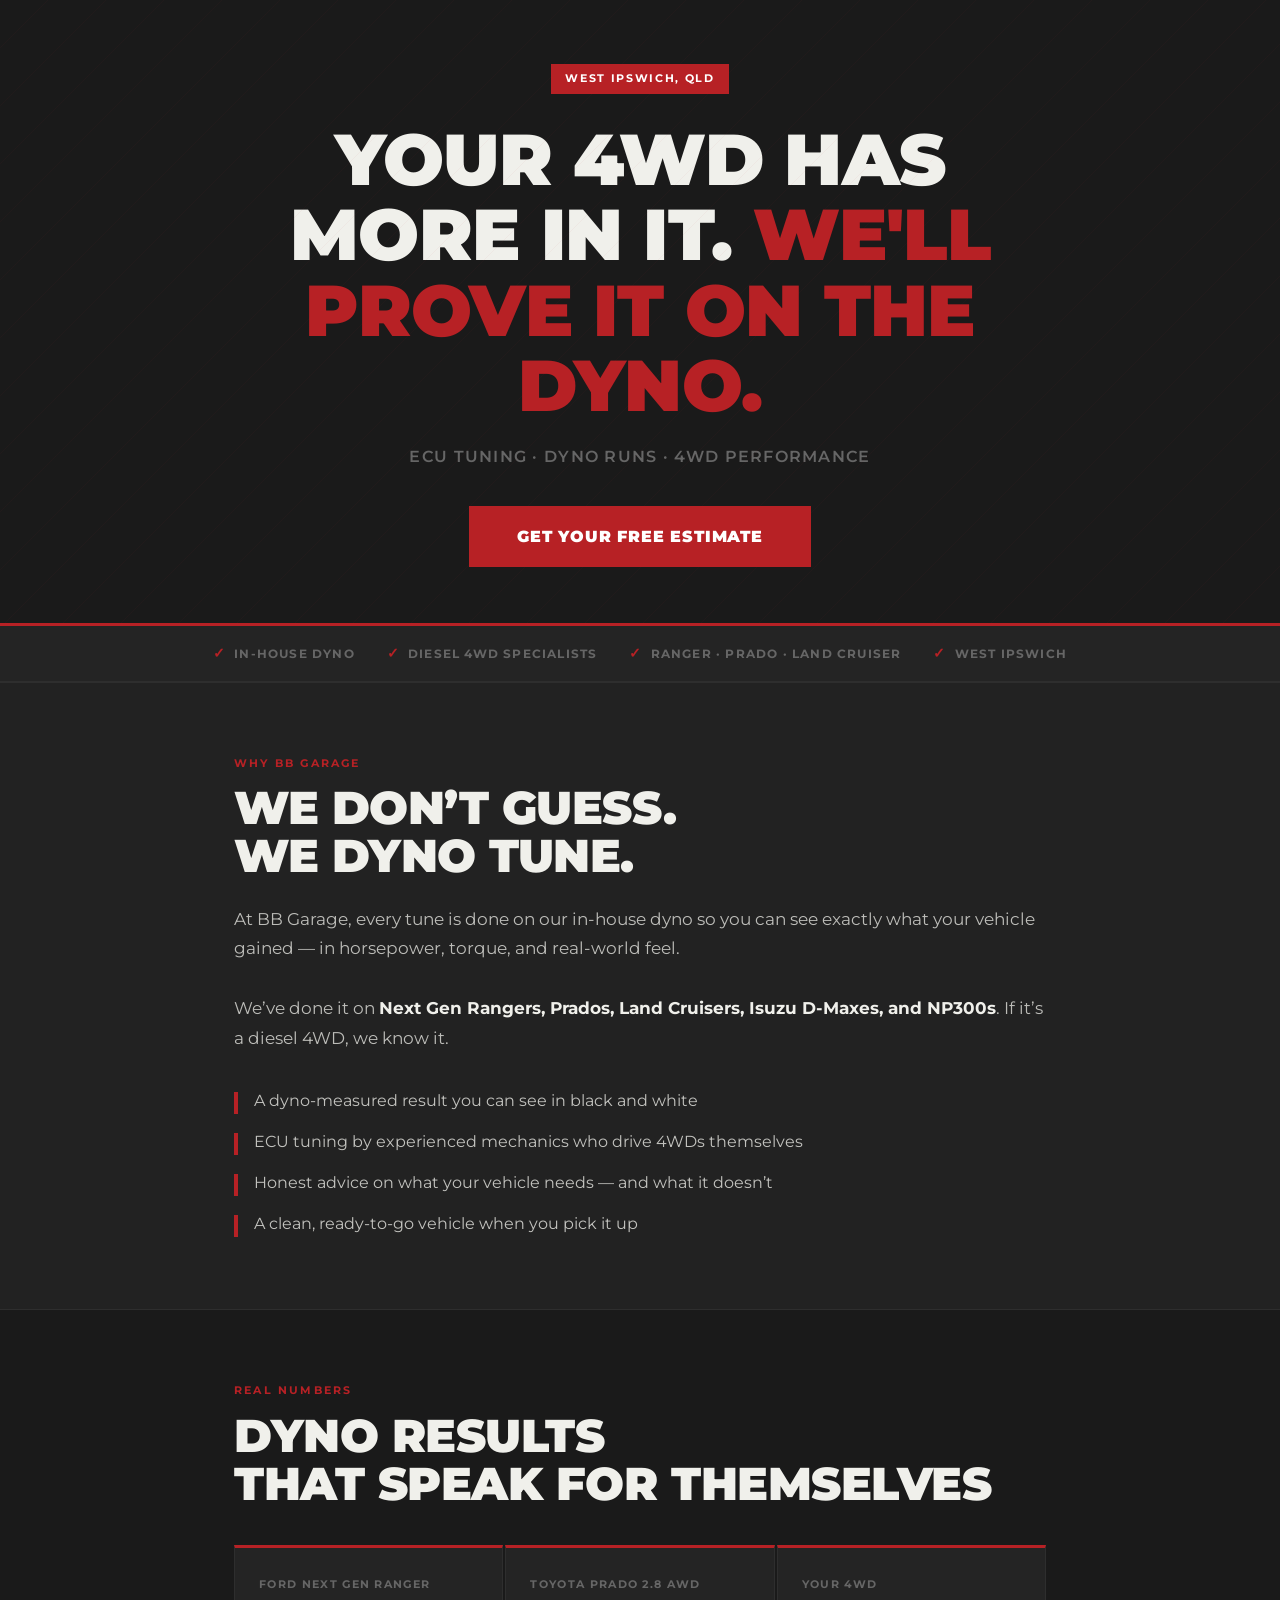
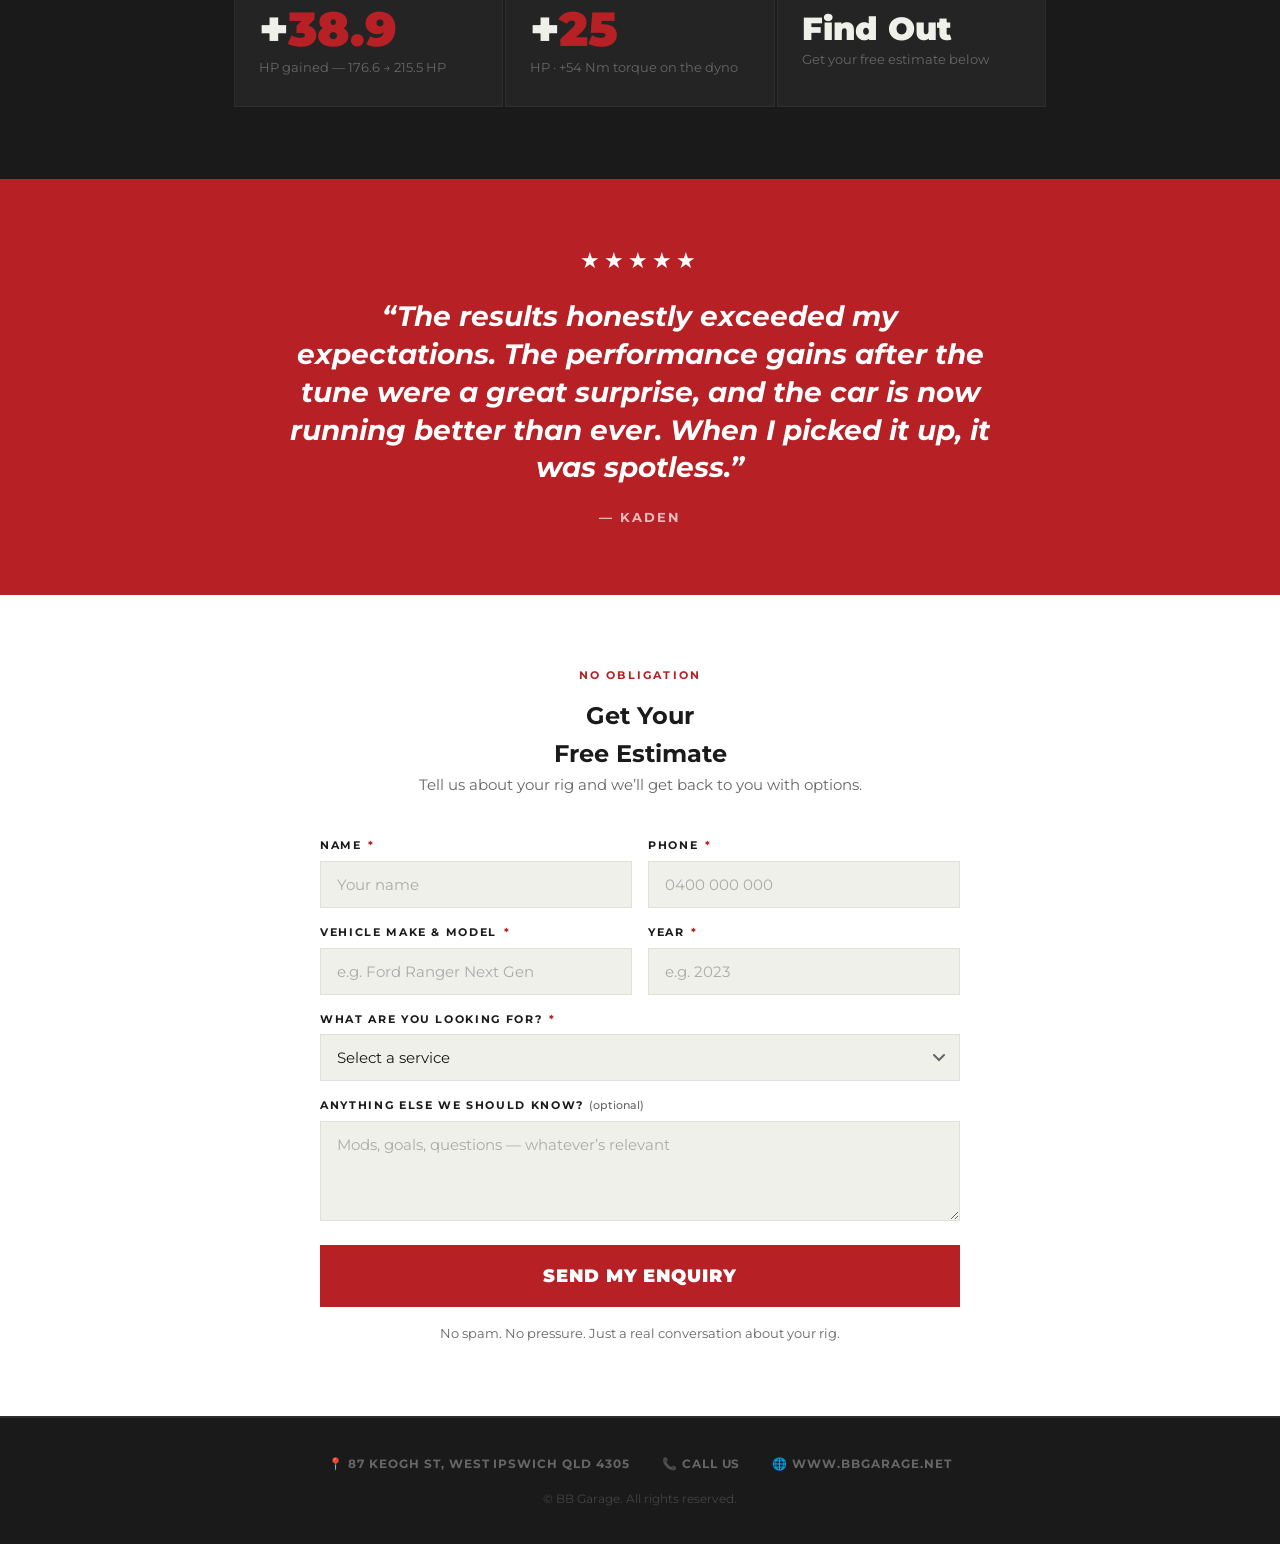
<file: ecu-tuning/index.html>
<!DOCTYPE html>
<html lang="en">
<head>
  <meta charset="UTF-8">
  <meta name="viewport" content="width=device-width, initial-scale=1.0">
  <title>ECU Tuning &amp; 4WD Performance — BB Garage West Ipswich</title>
  <meta name="description" content="Dyno-proven ECU tuning for diesel 4WDs in West Ipswich. Next Gen Rangers, Prados, Land Cruisers. See the numbers. Book your free estimate.">
  <meta name="robots" content="noindex">

  <!-- Google Tag Manager -->
  <script>(function(w,d,s,l,i){w[l]=w[l]||[];w[l].push({'gtm.start':
  new Date().getTime(),event:'gtm.js'});var f=d.getElementsByTagName(s)[0],
  j=d.createElement(s),dl=l!='dataLayer'?'&l='+l:'';j.async=true;j.src=
  'https://www.googletagmanager.com/gtm.js?id='+i+dl;f.parentNode.insertBefore(j,f);
  })(window,document,'script','dataLayer','GTM-NTP5XHXN');</script>
  <!-- End Google Tag Manager -->

  <!-- TODO: Add Facebook Pixel here -->
  <!-- TODO: Add Google Analytics / GA4 here -->

  <link rel="preconnect" href="https://fonts.googleapis.com">
  <link rel="preconnect" href="https://fonts.gstatic.com" crossorigin>
  <link href="https://fonts.googleapis.com/css2?family=Montserrat:wght@400;500;600;700;800;900&display=swap" rel="stylesheet">

  <style>
    :root {
      --bb-red:        #B72125;
      --bb-red-dark:   #961a1e;
      --bb-dark:       #1A1A1A;
      --bb-offwhite:   #F0F0EB;
      --bb-white:      #FFFFFF;
      --bb-muted:      #666666;
      --bb-border:     #E0E0DA;
      --bb-dark-border:#2E2E2E;
      --bb-panel:      #242424;
      --font:          'Montserrat', 'Arial Black', Arial, sans-serif;
    }

    *, *::before, *::after { box-sizing: border-box; margin: 0; padding: 0; }

    html { scroll-behavior: smooth; }

    body {
      background: var(--bb-dark);
      color: var(--bb-offwhite);
      font-family: var(--font);
      font-size: 16px;
      line-height: 1.6;
      -webkit-font-smoothing: antialiased;
    }

    /* ── HERO ─────────────────────────────────────────────────────── */
    .hero {
      background: var(--bb-dark);
      border-bottom: 3px solid var(--bb-red);
      padding: 64px 24px 56px;
      text-align: center;
      position: relative;
      overflow: hidden;
    }

    .hero::before {
      content: '';
      position: absolute;
      inset: 0;
      background: repeating-linear-gradient(
        -45deg,
        transparent,
        transparent 40px,
        rgba(183,33,37,0.04) 40px,
        rgba(183,33,37,0.04) 41px
      );
      pointer-events: none;
    }

    .hero-eyebrow {
      display: inline-block;
      background: var(--bb-red);
      color: var(--bb-white);
      font-family: var(--font);
      font-weight: 700;
      font-size: 11px;
      letter-spacing: 0.15em;
      text-transform: uppercase;
      padding: 6px 14px;
      margin-bottom: 28px;
    }

    .hero h1 {
      font-family: var(--font);
      font-weight: 900;
      font-size: clamp(36px, 7vw, 72px);
      line-height: 1.05;
      text-transform: uppercase;
      letter-spacing: -0.01em;
      color: var(--bb-offwhite);
      max-width: 860px;
      margin: 0 auto 20px;
    }

    .hero h1 span {
      color: var(--bb-red);
    }

    .hero-sub {
      font-family: var(--font);
      font-weight: 600;
      font-size: clamp(13px, 2.5vw, 16px);
      color: var(--bb-muted);
      letter-spacing: 0.08em;
      text-transform: uppercase;
      margin-bottom: 36px;
    }

    .btn-primary {
      display: inline-block;
      background: var(--bb-red);
      color: var(--bb-white);
      font-family: var(--font);
      font-weight: 900;
      font-size: 16px;
      letter-spacing: 0.05em;
      text-transform: uppercase;
      text-decoration: none;
      padding: 18px 48px;
      border: none;
      cursor: pointer;
      transition: background 0.15s, transform 0.15s;
      -webkit-appearance: none;
    }

    .btn-primary:hover {
      background: var(--bb-red-dark);
      transform: translateY(-2px);
    }

    /* ── TRUST BAR ────────────────────────────────────────────────── */
    .trust-bar {
      background: var(--bb-panel);
      border-bottom: 1px solid var(--bb-dark-border);
      padding: 16px 24px;
      display: flex;
      justify-content: center;
      gap: 32px;
      flex-wrap: wrap;
    }

    .trust-item {
      font-family: var(--font);
      font-weight: 700;
      font-size: 12px;
      letter-spacing: 0.1em;
      text-transform: uppercase;
      color: var(--bb-muted);
      display: flex;
      align-items: center;
      gap: 8px;
    }

    .trust-item::before {
      content: '✓';
      color: var(--bb-red);
      font-size: 14px;
      font-weight: 900;
    }

    /* ── SECTION WRAPPER ──────────────────────────────────────────── */
    .section {
      padding: 72px 24px;
      max-width: 860px;
      margin: 0 auto;
    }

    .section-label {
      font-family: var(--font);
      font-weight: 700;
      font-size: 11px;
      letter-spacing: 0.2em;
      text-transform: uppercase;
      color: var(--bb-red);
      margin-bottom: 12px;
    }

    .section h2 {
      font-family: var(--font);
      font-weight: 900;
      font-size: clamp(28px, 5vw, 46px);
      line-height: 1.05;
      text-transform: uppercase;
      letter-spacing: -0.01em;
      color: var(--bb-offwhite);
      margin-bottom: 24px;
    }

    /* ── BODY COPY ────────────────────────────────────────────────── */
    .body-section {
      background: #222222;
      border-top: 1px solid var(--bb-dark-border);
      border-bottom: 1px solid var(--bb-dark-border);
    }

    .body-intro {
      font-size: 17px;
      line-height: 1.75;
      color: rgba(240,240,235,0.75);
      margin-bottom: 36px;
    }

    .body-intro strong {
      color: var(--bb-offwhite);
    }

    .what-you-get {
      list-style: none;
      display: grid;
      gap: 16px;
    }

    .what-you-get li {
      display: flex;
      align-items: flex-start;
      gap: 16px;
      font-size: 16px;
      color: rgba(240,240,235,0.78);
      line-height: 1.55;
    }

    .what-you-get li::before {
      content: '';
      flex-shrink: 0;
      width: 4px;
      height: 22px;
      background: var(--bb-red);
      margin-top: 3px;
    }

    /* ── DYNO RESULTS ─────────────────────────────────────────────── */
    .dyno-section {
      background: var(--bb-dark);
    }

    .dyno-grid {
      display: grid;
      grid-template-columns: repeat(auto-fit, minmax(220px, 1fr));
      gap: 2px;
      margin-top: 36px;
    }

    .dyno-card {
      background: var(--bb-panel);
      padding: 28px 24px;
      border-top: 3px solid var(--bb-red);
      border: 1px solid var(--bb-dark-border);
      border-top: 3px solid var(--bb-red);
    }

    .dyno-vehicle {
      font-family: var(--font);
      font-weight: 700;
      font-size: 11px;
      letter-spacing: 0.12em;
      text-transform: uppercase;
      color: var(--bb-muted);
      margin-bottom: 12px;
    }

    .dyno-stat {
      font-family: var(--font);
      font-weight: 900;
      font-size: 48px;
      line-height: 1;
      color: var(--bb-offwhite);
      margin-bottom: 4px;
    }

    .dyno-stat span {
      color: var(--bb-red);
    }

    .dyno-label {
      font-size: 13px;
      color: var(--bb-muted);
    }

    /* ── TESTIMONIAL ──────────────────────────────────────────────── */
    .testimonial-section {
      background: var(--bb-red);
      padding: 64px 24px;
    }

    .testimonial-inner {
      max-width: 720px;
      margin: 0 auto;
      text-align: center;
    }

    .testimonial-stars {
      font-size: 22px;
      letter-spacing: 4px;
      margin-bottom: 20px;
      color: var(--bb-white);
    }

    .testimonial-quote {
      font-family: var(--font);
      font-weight: 700;
      font-size: clamp(18px, 3.5vw, 28px);
      line-height: 1.35;
      color: var(--bb-white);
      font-style: italic;
      margin-bottom: 20px;
    }

    .testimonial-name {
      font-family: var(--font);
      font-weight: 700;
      font-size: 13px;
      letter-spacing: 0.15em;
      text-transform: uppercase;
      color: rgba(255,255,255,0.7);
    }

    /* ── FORM SECTION ─────────────────────────────────────────────── */
    .form-section {
      background: var(--bb-white);
      border-top: 3px solid var(--bb-red);
      padding: 72px 24px;
    }

    .form-inner {
      max-width: 640px;
      margin: 0 auto;
    }

    .form-section .section-label {
      color: var(--bb-red);
      text-align: center;
    }

    .form-section h2 {
      color: var(--bb-dark);
      text-align: center;
    }

    .form-section .form-subtext {
      text-align: center;
      color: var(--bb-muted);
      font-size: 15px;
      margin-bottom: 40px;
    }

    .form-grid {
      display: grid;
      grid-template-columns: 1fr 1fr;
      gap: 16px;
    }

    .form-group {
      display: flex;
      flex-direction: column;
      gap: 6px;
    }

    .form-group.full {
      grid-column: 1 / -1;
    }

    .form-group label {
      font-family: var(--font);
      font-weight: 700;
      font-size: 11px;
      letter-spacing: 0.15em;
      text-transform: uppercase;
      color: var(--bb-dark);
    }

    .form-group label .req {
      color: var(--bb-red);
      margin-left: 2px;
    }

    .form-group input,
    .form-group select,
    .form-group textarea {
      background: var(--bb-offwhite);
      border: 1px solid var(--bb-border);
      color: var(--bb-dark);
      font-family: var(--font);
      font-size: 15px;
      padding: 13px 16px;
      outline: none;
      transition: border-color 0.15s;
      -webkit-appearance: none;
      appearance: none;
      border-radius: 0;
      width: 100%;
    }

    .form-group select {
      background-image: url("data:image/svg+xml,%3Csvg xmlns='http://www.w3.org/2000/svg' width='12' height='8' viewBox='0 0 12 8'%3E%3Cpath d='M1 1l5 5 5-5' stroke='%23666' stroke-width='2' fill='none' stroke-linecap='round'/%3E%3C/svg%3E");
      background-repeat: no-repeat;
      background-position: right 14px center;
      padding-right: 40px;
      background-color: var(--bb-offwhite);
    }

    .form-group input:focus,
    .form-group select:focus,
    .form-group textarea:focus {
      border-color: var(--bb-red);
    }

    .form-group textarea {
      resize: vertical;
      min-height: 100px;
    }

    .form-group input::placeholder,
    .form-group textarea::placeholder {
      color: #aaa;
    }

    .btn-submit {
      display: block;
      width: 100%;
      background: var(--bb-red);
      color: var(--bb-white);
      font-family: var(--font);
      font-weight: 900;
      font-size: 18px;
      letter-spacing: 0.05em;
      text-transform: uppercase;
      border: none;
      padding: 20px;
      cursor: pointer;
      margin-top: 24px;
      transition: background 0.15s;
      -webkit-appearance: none;
    }

    .btn-submit:hover { background: var(--bb-red-dark); }

    .form-disclaimer {
      text-align: center;
      color: var(--bb-muted);
      font-size: 13px;
      margin-top: 16px;
    }

    /* ── FOOTER ───────────────────────────────────────────────────── */
    .footer {
      background: var(--bb-dark);
      border-top: 2px solid var(--bb-dark-border);
      padding: 36px 24px;
      text-align: center;
    }

    .footer-details {
      display: flex;
      justify-content: center;
      gap: 32px;
      flex-wrap: wrap;
      margin-bottom: 16px;
    }

    .footer-detail {
      font-family: var(--font);
      font-weight: 700;
      font-size: 12px;
      letter-spacing: 0.08em;
      text-transform: uppercase;
      color: var(--bb-muted);
      text-decoration: none;
      transition: color 0.15s;
    }

    .footer-detail:hover { color: var(--bb-red); }

    .footer-copy {
      font-size: 12px;
      color: #444;
    }

    /* ── RESPONSIVE ───────────────────────────────────────────────── */
    @media (max-width: 600px) {
      .form-grid { grid-template-columns: 1fr; }
      .form-group.full { grid-column: 1; }
      .dyno-grid { grid-template-columns: 1fr 1fr; }
      .trust-bar { gap: 16px; }
    }

    @media (max-width: 400px) {
      .dyno-grid { grid-template-columns: 1fr; }
    }
  </style>
</head>
<body>
  <!-- Google Tag Manager (noscript) -->
  <noscript><iframe src="https://www.googletagmanager.com/ns.html?id=GTM-NTP5XHXN"
  height="0" width="0" style="display:none;visibility:hidden"></iframe></noscript>
  <!-- End Google Tag Manager (noscript) -->

  <!-- ── HERO ──────────────────────────────────────────────────────── -->
  <section class="hero">
    <div class="hero-eyebrow">West Ipswich, QLD</div>
    <h1>
      Your 4WD Has More In It.
      <span>We'll Prove It On The Dyno.</span>
    </h1>
    <p class="hero-sub">ECU Tuning &middot; Dyno Runs &middot; 4WD Performance</p>
    <a href="#enquiry-form" class="btn-primary">Get Your Free Estimate</a>
  </section>

  <!-- ── TRUST BAR ─────────────────────────────────────────────────── -->
  <div class="trust-bar">
    <span class="trust-item">In-House Dyno</span>
    <span class="trust-item">Diesel 4WD Specialists</span>
    <span class="trust-item">Ranger &middot; Prado &middot; Land Cruiser</span>
    <span class="trust-item">West Ipswich</span>
  </div>

  <!-- ── BODY COPY ──────────────────────────────────────────────────── -->
  <div class="body-section">
    <div class="section">
      <div class="section-label">Why BB Garage</div>
      <h2>We Don&rsquo;t Guess.<br>We Dyno Tune.</h2>
      <p class="body-intro">
        At BB Garage, every tune is done on our in-house dyno so you can see exactly what your vehicle gained &mdash; in horsepower, torque, and real-world feel.<br><br>
        We&rsquo;ve done it on <strong>Next Gen Rangers, Prados, Land Cruisers, Isuzu D-Maxes, and NP300s</strong>. If it&rsquo;s a diesel 4WD, we know it.
      </p>
      <ul class="what-you-get">
        <li>A dyno-measured result you can see in black and white</li>
        <li>ECU tuning by experienced mechanics who drive 4WDs themselves</li>
        <li>Honest advice on what your vehicle needs &mdash; and what it doesn&rsquo;t</li>
        <li>A clean, ready-to-go vehicle when you pick it up</li>
      </ul>
    </div>
  </div>

  <!-- ── DYNO RESULTS ───────────────────────────────────────────────── -->
  <div class="dyno-section">
    <div class="section">
      <div class="section-label">Real Numbers</div>
      <h2>Dyno Results<br>That Speak For Themselves</h2>
      <div class="dyno-grid">
        <div class="dyno-card">
          <div class="dyno-vehicle">Ford Next Gen Ranger</div>
          <div class="dyno-stat">+<span>38.9</span></div>
          <div class="dyno-label">HP gained &mdash; 176.6 &rarr; 215.5 HP</div>
        </div>
        <div class="dyno-card">
          <div class="dyno-vehicle">Toyota Prado 2.8 AWD</div>
          <div class="dyno-stat">+<span>25</span></div>
          <div class="dyno-label">HP &middot; +54 Nm torque on the dyno</div>
        </div>
        <div class="dyno-card">
          <div class="dyno-vehicle">Your 4WD</div>
          <div class="dyno-stat" style="font-size:32px; padding-top:8px;">Find Out</div>
          <div class="dyno-label">Get your free estimate below</div>
        </div>
      </div>
    </div>
  </div>

  <!-- ── TESTIMONIAL ────────────────────────────────────────────────── -->
  <section class="testimonial-section">
    <div class="testimonial-inner">
      <div class="testimonial-stars">&#9733;&#9733;&#9733;&#9733;&#9733;</div>
      <p class="testimonial-quote">&ldquo;The results honestly exceeded my expectations. The performance gains after the tune were a great surprise, and the car is now running better than ever. When I picked it up, it was spotless.&rdquo;</p>
      <div class="testimonial-name">&mdash; Kaden</div>
    </div>
  </section>

  <!-- ── ENQUIRY FORM ────────────────────────────────────────────────── -->
  <section class="form-section" id="enquiry-form">
    <div class="form-inner">
      <div class="section-label">No Obligation</div>
      <h2>Get Your<br>Free Estimate</h2>
      <p class="form-subtext">Tell us about your rig and we&rsquo;ll get back to you with options.</p>

      <!-- TODO: Wire up form handler — check repo for existing Cloudflare Worker or Workers KV endpoint -->
      <form id="enquiry" action="/thank-you" method="POST">
        <div class="form-grid">

          <div class="form-group">
            <label for="name">Name <span class="req">*</span></label>
            <input type="text" id="name" name="name" placeholder="Your name" required>
          </div>

          <div class="form-group">
            <label for="phone">Phone <span class="req">*</span></label>
            <input type="tel" id="phone" name="phone" placeholder="0400 000 000" required>
          </div>

          <div class="form-group">
            <label for="vehicle">Vehicle Make &amp; Model <span class="req">*</span></label>
            <input type="text" id="vehicle" name="vehicle" placeholder="e.g. Ford Ranger Next Gen" required>
          </div>

          <div class="form-group">
            <label for="year">Year <span class="req">*</span></label>
            <input type="text" id="year" name="year" placeholder="e.g. 2023" required>
          </div>

          <div class="form-group full">
            <label for="service">What are you looking for? <span class="req">*</span></label>
            <select id="service" name="service" required>
              <option value="" disabled selected>Select a service</option>
              <option value="ecu-tune">ECU Tune</option>
              <option value="dyno-run">Dyno Run</option>
              <option value="4wd-build">4WD Build / Upgrades</option>
              <option value="servicing">Servicing &amp; Maintenance</option>
              <option value="not-sure">Not sure yet &mdash; just want advice</option>
            </select>
          </div>

          <div class="form-group full">
            <label for="notes">Anything else we should know? <span style="color:var(--bb-muted); font-weight:500; text-transform:none; letter-spacing:0;">(optional)</span></label>
            <textarea id="notes" name="notes" placeholder="Mods, goals, questions &mdash; whatever&rsquo;s relevant"></textarea>
          </div>

        </div>

        <button type="submit" class="btn-submit">Send My Enquiry</button>
        <p class="form-disclaimer">No spam. No pressure. Just a real conversation about your rig.</p>
      </form>
    </div>
  </section>

  <!-- ── FOOTER ──────────────────────────────────────────────────────── -->
  <footer class="footer">
    <div class="footer-details">
      <a href="https://maps.google.com/?q=87+Keogh+St+West+Ipswich+QLD" class="footer-detail" target="_blank" rel="noopener">&#128205; 87 Keogh St, West Ipswich QLD 4305</a>
      <a href="tel:+61734664422" class="footer-detail">&#128222; Call Us</a>
      <a href="https://www.bbgarage.net" class="footer-detail" target="_blank" rel="noopener">&#127760; www.bbgarage.net</a>
    </div>
    <p class="footer-copy">&copy; BB Garage. All rights reserved.</p>
  </footer>

  <script>
    document.getElementById('enquiry').addEventListener('submit', function(e) {
      // Let the browser handle required field validation natively
      // If all fields are valid, the form submits normally and redirects to /thank-you
      const required = this.querySelectorAll('[required]');
      let valid = true;
      required.forEach(function(field) {
        if (!field.value.trim()) {
          field.style.borderColor = '#B72125';
          valid = false;
        } else {
          field.style.borderColor = '#E0E0DA';
        }
      });
      if (!valid) {
        e.preventDefault();
        return;
      }
      // Valid — allow native form submission → redirects to /thank-you
    });
  </script>

</body>
</html>
</file>
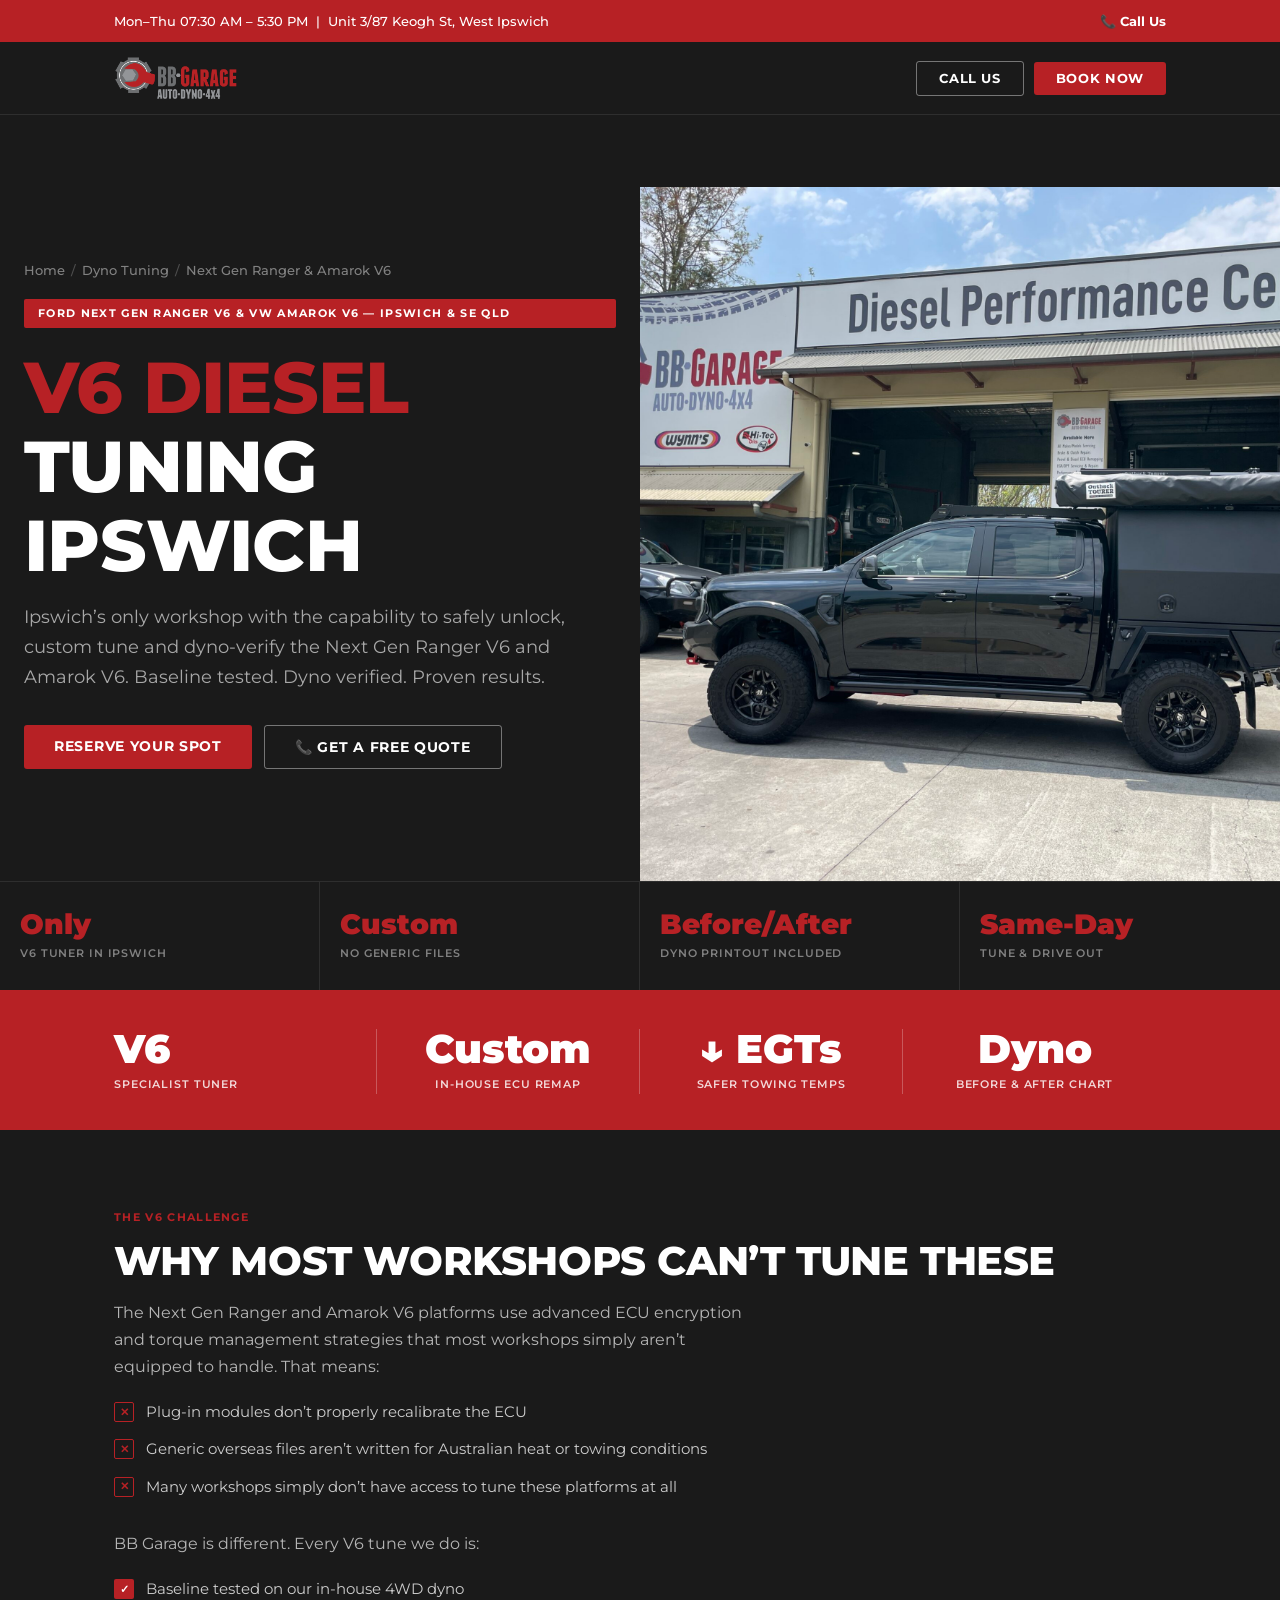
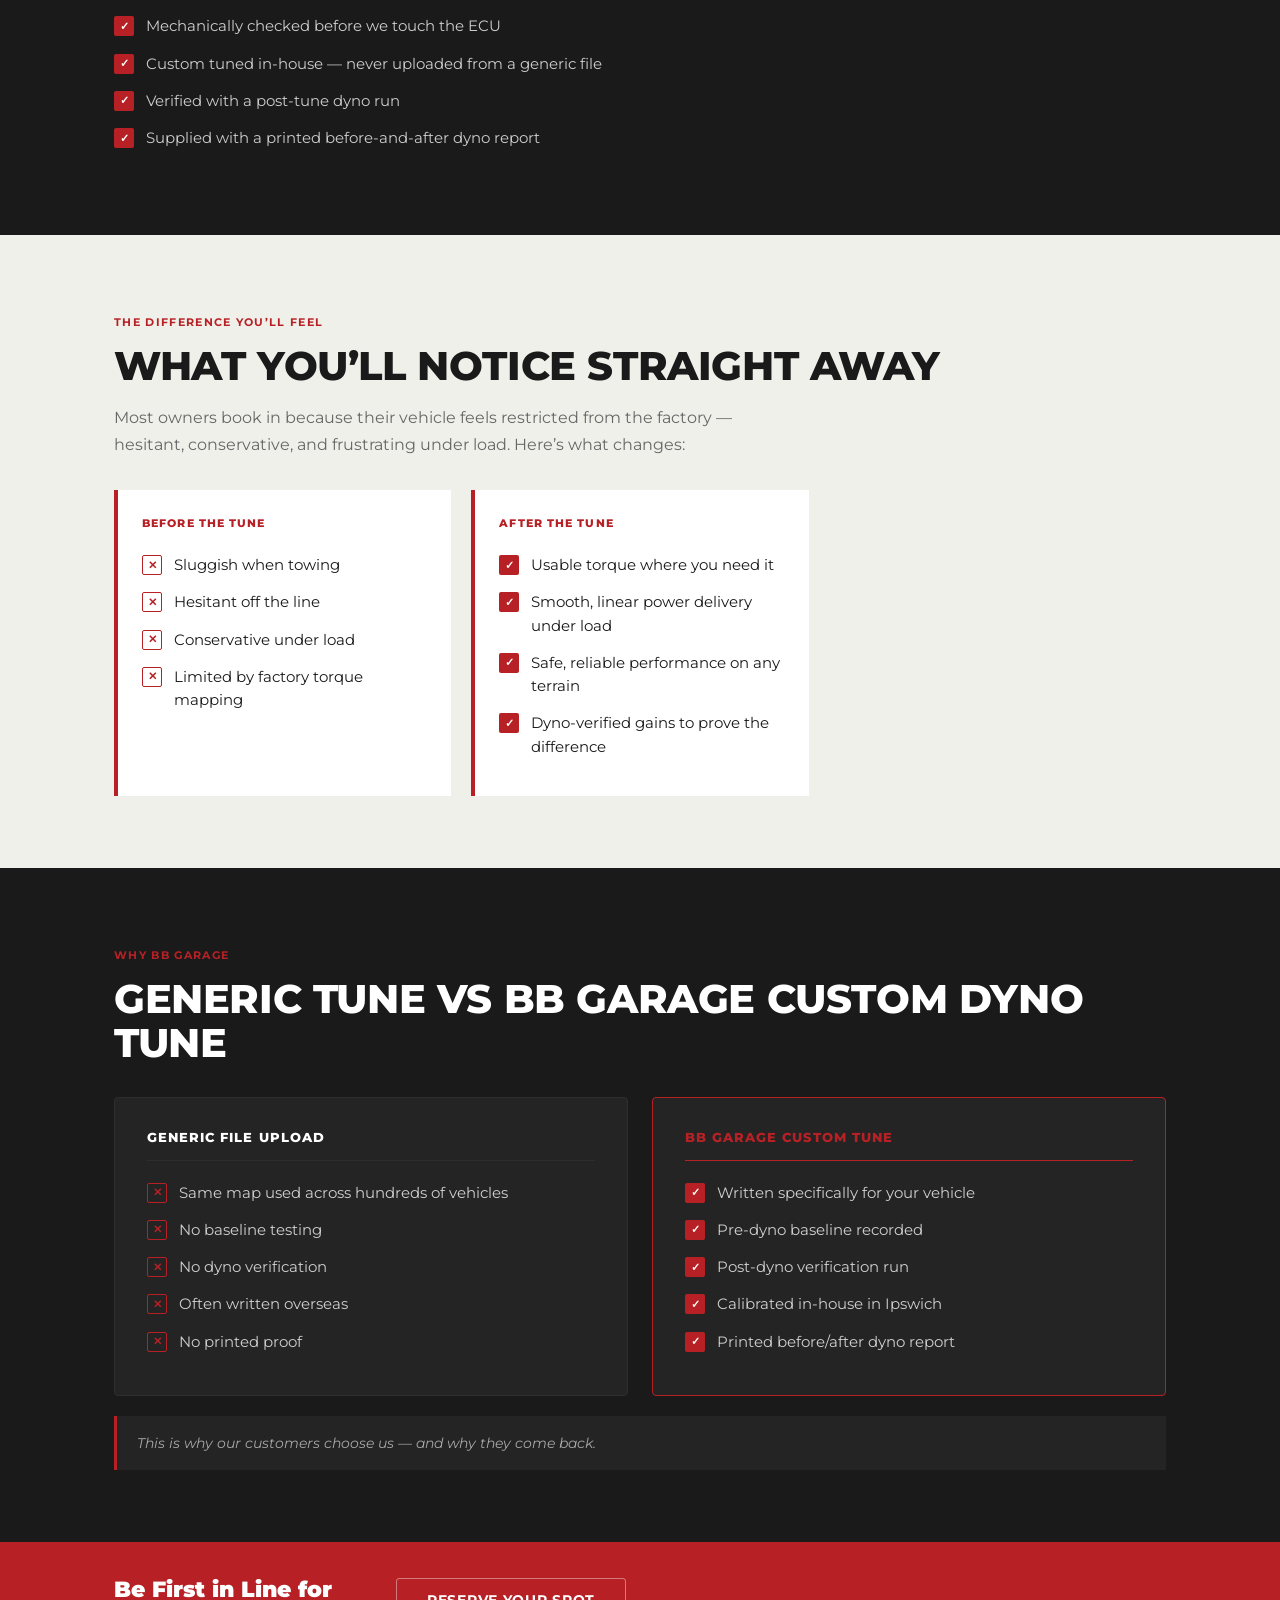
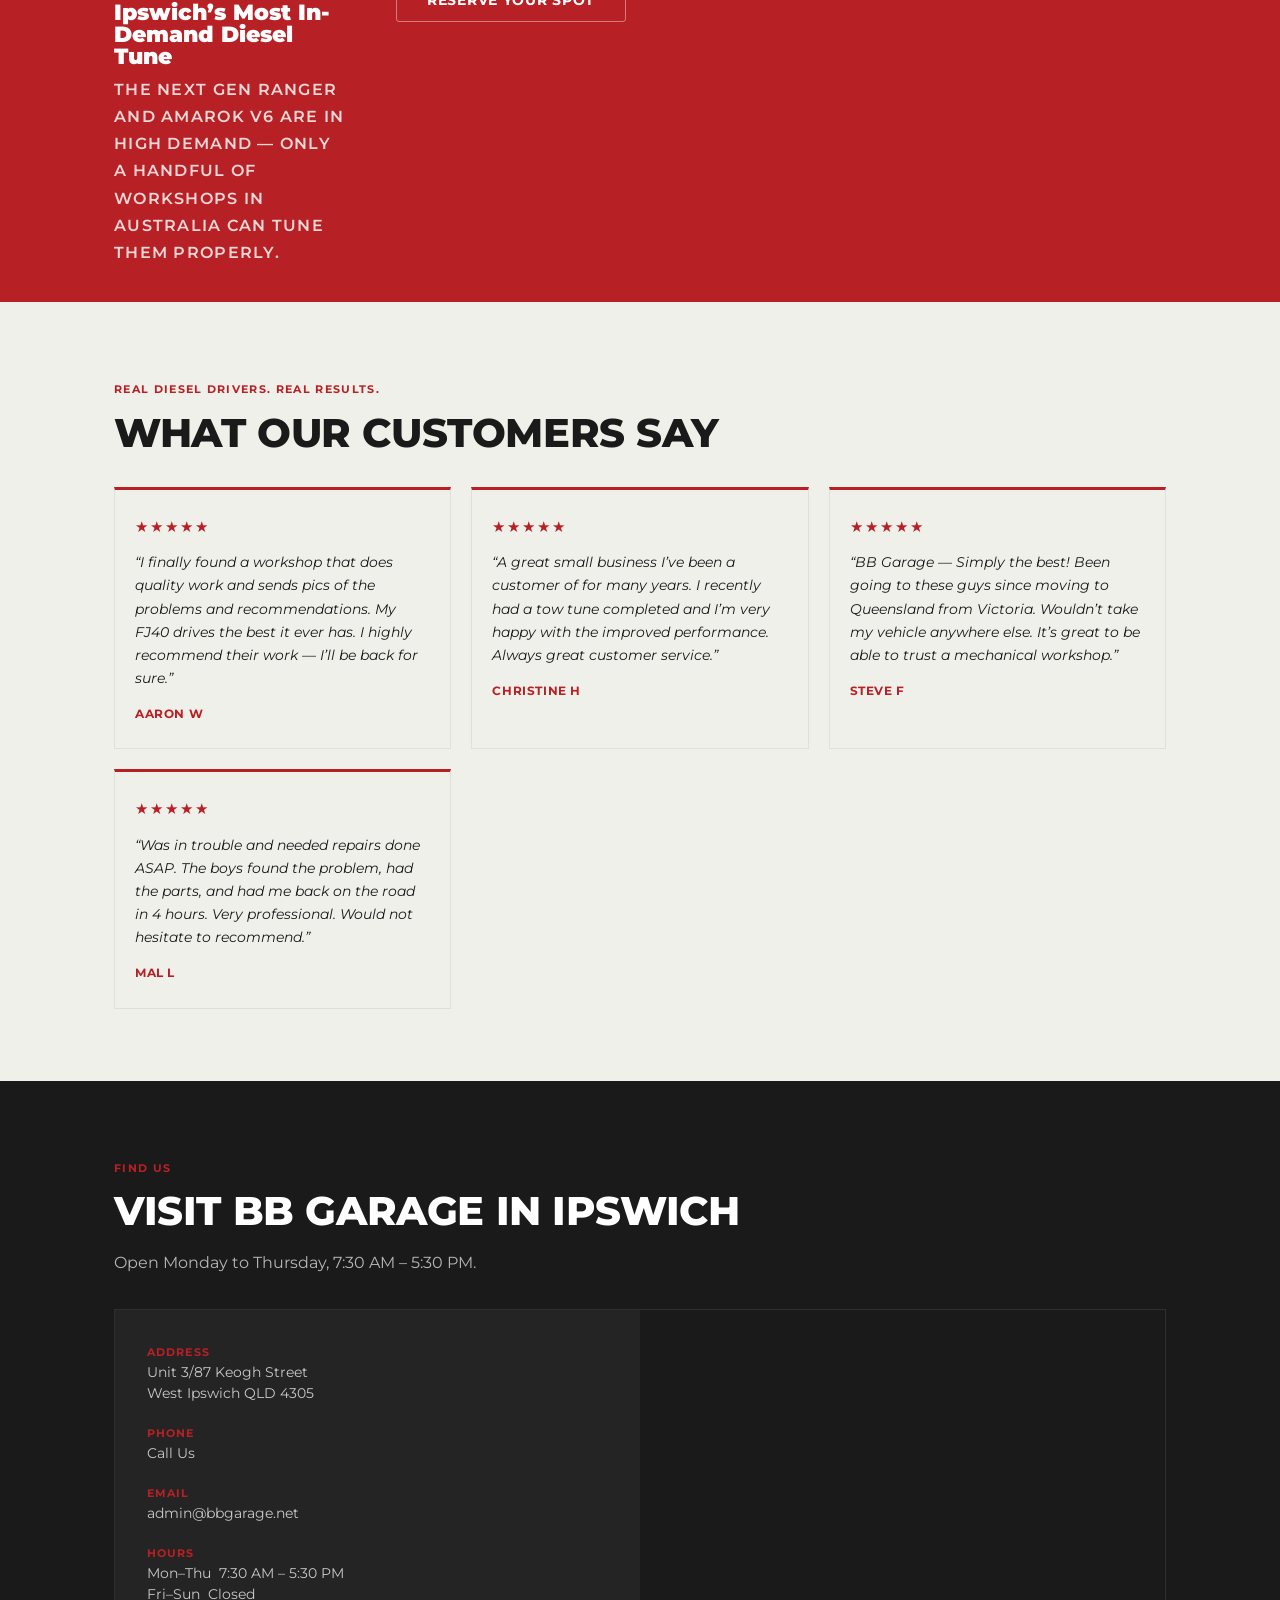
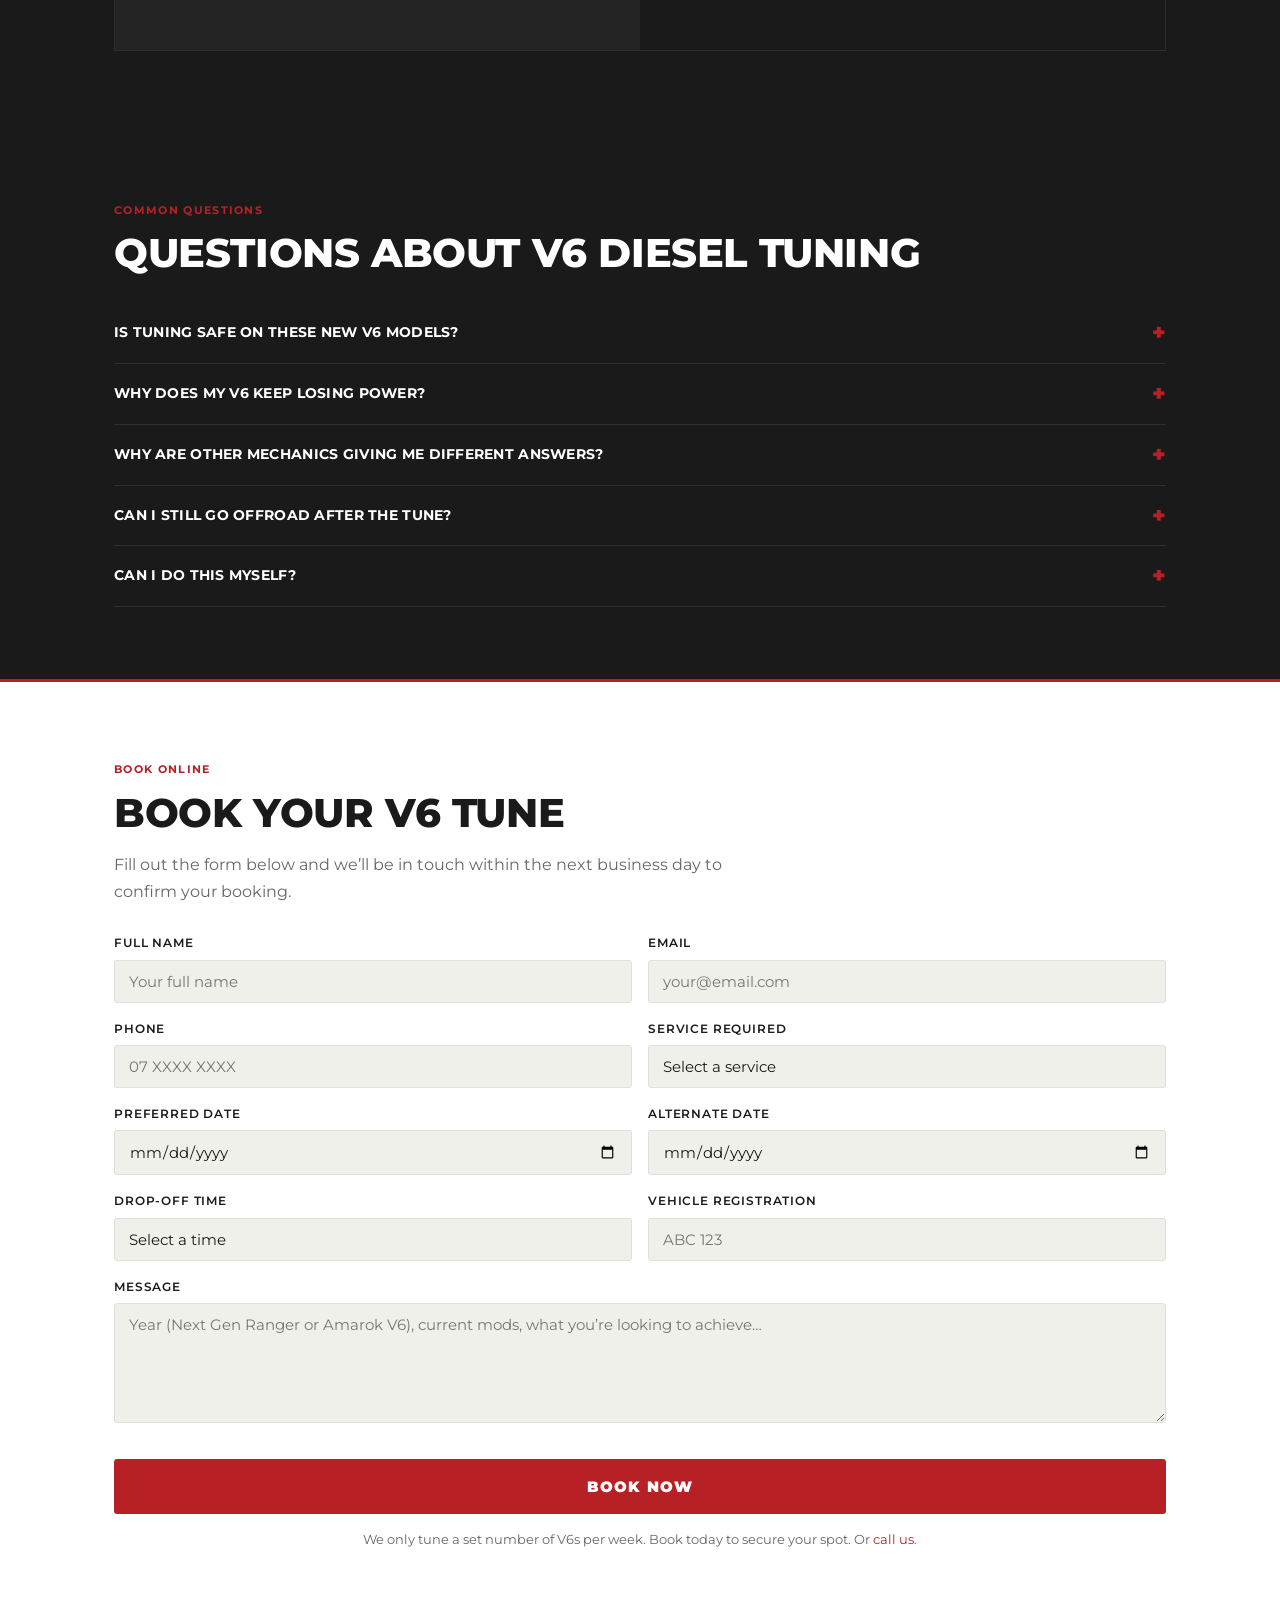
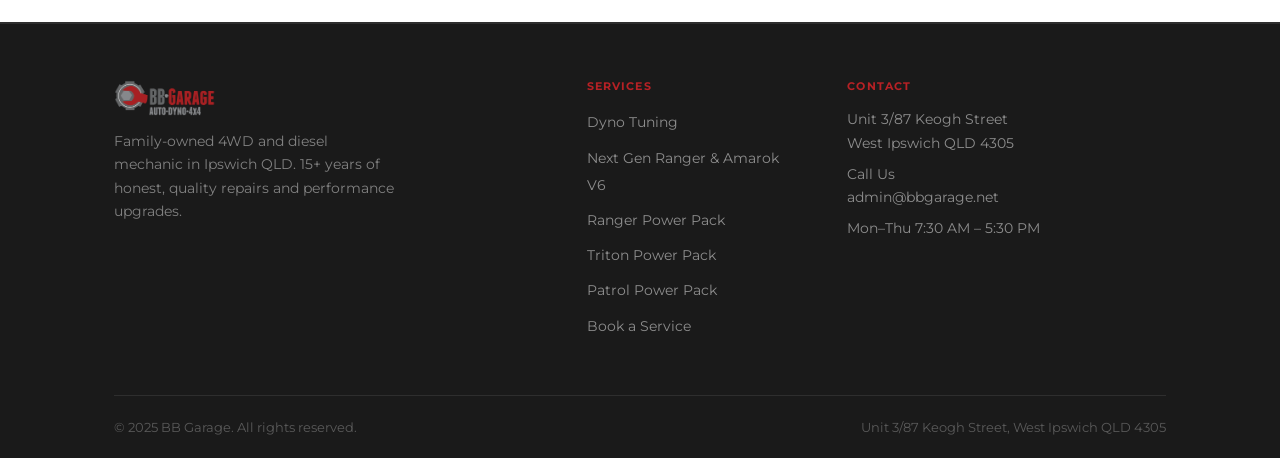
<file: next-gen-ranger-v6/index.html>
<!DOCTYPE html>
<html lang="en">
<head>
<meta charset="UTF-8">
<meta name="viewport" content="width=device-width, initial-scale=1">
<title>V6 Diesel Dyno Tune Ipswich | Next Gen Ranger &amp; Amarok V6 | BB Garage</title>
<meta name="description" content="Ipswich's only workshop tuning the Next Gen Ford Ranger V6 and Volkswagen Amarok V6. Custom ECU remap, in-house dyno, pre &amp; post dyno printout. Drive in, drive out.">
<link rel="preconnect" href="https://fonts.googleapis.com">
<link rel="preconnect" href="https://fonts.gstatic.com" crossorigin>
<link href="https://fonts.googleapis.com/css2?family=Montserrat:wght@400;500;600;700;800;900&display=swap" rel="stylesheet">
<link rel="stylesheet" href="../style.css">
<!-- Google Tag Manager -->
<script>(function(w,d,s,l,i){w[l]=w[l]||[];w[l].push({'gtm.start':
new Date().getTime(),event:'gtm.js'});var f=d.getElementsByTagName(s)[0],
j=d.createElement(s),dl=l!='dataLayer'?'&l='+l:'';j.async=true;j.src=
'https://www.googletagmanager.com/gtm.js?id='+i+dl;f.parentNode.insertBefore(j,f);
})(window,document,'script','dataLayer','GTM-NTP5XHXN');</script>
<!-- End Google Tag Manager -->
</head>
<body>
<!-- Google Tag Manager (noscript) -->
<noscript><iframe src="https://www.googletagmanager.com/ns.html?id=GTM-NTP5XHXN"
height="0" width="0" style="display:none;visibility:hidden"></iframe></noscript>
<!-- End Google Tag Manager (noscript) -->

<!-- Topbar -->
<div class="topbar">
  <div class="container">
    <span>Mon&ndash;Thu 07:30 AM &ndash; 5:30 PM &nbsp;|&nbsp; Unit 3/87 Keogh St, West Ipswich</span>
    <a href="tel:+61734664422">&#128222; Call Us</a>
  </div>
</div>

<!-- Header -->
<header class="site-header">
  <div class="container">
    <a href="/" class="logo"><img src="../images/BB-Garage-Logos_Rev-Black02_Landscape-1.png" alt="BB Garage logo" class="logo-img"></a>
    <div class="nav-ctas">
      <a href="tel:+61734664422" class="btn btn--outline">Call Us</a>
      <a href="#book" class="btn btn--red">Book Now</a>
    </div>
  </div>
</header>

<!-- Hero -->
<section class="hero">
  <div class="hero-inner">
    <div class="container">
    <div class="breadcrumb">
      <a href="/">Home</a><span>/</span><a href="/dyno-tuning">Dyno Tuning</a><span>/</span>Next Gen Ranger &amp; Amarok V6
    </div>
    <div class="hero-eyebrow">Ford Next Gen Ranger V6 &amp; VW Amarok V6 &mdash; Ipswich &amp; SE QLD</div>
    <h1><span class="accent">V6 Diesel</span> Tuning Ipswich</h1>
    <p class="hero-subtitle">Ipswich&rsquo;s only workshop with the capability to safely unlock, custom tune and dyno-verify the Next Gen Ranger V6 and Amarok V6. Baseline tested. Dyno verified. Proven results.</p>
    <div class="hero-ctas">
      <a href="#book" class="btn btn--red btn-lg">Reserve Your Spot</a>
      <a href="tel:+61734664422" class="btn btn--outline btn-lg">&#128222; Get a Free Quote</a>
    </div>
  </div>
  <div class="hero-photo">
    <img src="../images/IMG_5306-scaled.jpg" alt="Next Gen Ford Ranger V6 at BB Garage Diesel Performance Centre — Ipswich" loading="eager">
  </div>
  </div>
  <div class="hero-stats">
    <div class="hero-stat">
      <div class="hero-stat-number">Only</div>
      <div class="hero-stat-label">V6 Tuner in Ipswich</div>
    </div>
    <div class="hero-stat">
      <div class="hero-stat-number">Custom</div>
      <div class="hero-stat-label">No Generic Files</div>
    </div>
    <div class="hero-stat">
      <div class="hero-stat-number">Before/After</div>
      <div class="hero-stat-label">Dyno Printout Included</div>
    </div>
    <div class="hero-stat">
      <div class="hero-stat-number">Same-Day</div>
      <div class="hero-stat-label">Tune &amp; Drive Out</div>
    </div>
  </div>
</section>

<!-- Results bar -->
<div class="results-bar">
  <div class="container">
    <div class="results-bar-item">
      <div class="results-bar-number">V6</div>
      <div class="results-bar-label">Specialist Tuner</div>
    </div>
    <div class="results-bar-item">
      <div class="results-bar-number">Custom</div>
      <div class="results-bar-label">In-House ECU Remap</div>
    </div>
    <div class="results-bar-item">
      <div class="results-bar-number">&#8595; EGTs</div>
      <div class="results-bar-label">Safer Towing Temps</div>
    </div>
    <div class="results-bar-item">
      <div class="results-bar-number">Dyno</div>
      <div class="results-bar-label">Before &amp; After Chart</div>
    </div>
  </div>
</div>

<!-- Why Most Workshops Can't Tune These -->
<section class="section section--dark">
  <div class="container">
    <div class="section-label">The V6 Challenge</div>
    <h2>Why Most Workshops Can&rsquo;t Tune These</h2>
    <p class="section-intro">The Next Gen Ranger and Amarok V6 platforms use advanced ECU encryption and torque management strategies that most workshops simply aren&rsquo;t equipped to handle. That means:</p>
    <ul class="checklist checklist--cross">
      <li>Plug-in modules don&rsquo;t properly recalibrate the ECU</li>
      <li>Generic overseas files aren&rsquo;t written for Australian heat or towing conditions</li>
      <li>Many workshops simply don&rsquo;t have access to tune these platforms at all</li>
    </ul>
    <p class="section-intro" style="margin-top:2rem;">BB Garage is different. Every V6 tune we do is:</p>
    <ul class="checklist">
      <li>Baseline tested on our in-house 4WD dyno</li>
      <li>Mechanically checked before we touch the ECU</li>
      <li>Custom tuned in-house &mdash; never uploaded from a generic file</li>
      <li>Verified with a post-tune dyno run</li>
      <li>Supplied with a printed before-and-after dyno report</li>
    </ul>
  </div>
</section>

<!-- What You'll Notice -->
<section class="section section--light">
  <div class="container">
    <div class="section-label">The Difference You&rsquo;ll Feel</div>
    <h2>What You&rsquo;ll Notice Straight Away</h2>
    <p class="section-intro">Most owners book in because their vehicle feels restricted from the factory &mdash; hesitant, conservative, and frustrating under load. Here&rsquo;s what changes:</p>
    <div class="reasons-grid">
      <div class="reason-card">
        <div class="reason-card-label">Before the Tune</div>
        <ul class="checklist checklist--cross">
          <li>Sluggish when towing</li>
          <li>Hesitant off the line</li>
          <li>Conservative under load</li>
          <li>Limited by factory torque mapping</li>
        </ul>
      </div>
      <div class="reason-card">
        <div class="reason-card-label">After the Tune</div>
        <ul class="checklist">
          <li>Usable torque where you need it</li>
          <li>Smooth, linear power delivery under load</li>
          <li>Safe, reliable performance on any terrain</li>
          <li>Dyno-verified gains to prove the difference</li>
        </ul>
      </div>
    </div>
  </div>
</section>

<!-- Comparison table -->
<section class="section section--dark">
  <div class="container">
    <div class="section-label">Why BB Garage</div>
    <h2>Generic Tune vs BB Garage Custom Dyno Tune</h2>
    <div class="compare-grid">
      <div class="compare-col compare-col--generic">
        <div class="compare-col-heading">Generic File Upload</div>
        <ul class="checklist checklist--cross">
          <li>Same map used across hundreds of vehicles</li>
          <li>No baseline testing</li>
          <li>No dyno verification</li>
          <li>Often written overseas</li>
          <li>No printed proof</li>
        </ul>
      </div>
      <div class="compare-col compare-col--bb">
        <div class="compare-col-heading">BB Garage Custom Tune</div>
        <ul class="checklist">
          <li>Written specifically for your vehicle</li>
          <li>Pre-dyno baseline recorded</li>
          <li>Post-dyno verification run</li>
          <li>Calibrated in-house in Ipswich</li>
          <li>Printed before/after dyno report</li>
        </ul>
      </div>
    </div>
    <p class="pack-note">This is why our customers choose us &mdash; and why they come back.</p>
  </div>
</section>

<!-- CTA band -->
<div class="results-bar">
  <div class="container">
    <div class="results-bar-item" style="flex:1;border-right:none;">
      <div class="results-bar-number" style="font-size:1.4rem;">Be First in Line for Ipswich&rsquo;s Most In-Demand Diesel Tune</div>
      <div class="results-bar-label" style="font-size:1rem;margin-top:.5rem;">The Next Gen Ranger and Amarok V6 are in high demand &mdash; only a handful of workshops in Australia can tune them properly.</div>
    </div>
    <div class="results-bar-item" style="border-right:none;">
      <a href="#book" class="btn btn--outline btn-lg" style="white-space:nowrap;">Reserve Your Spot</a>
    </div>
  </div>
</div>

<!-- Reviews -->
<section class="section section--light">
  <div class="container">
    <div class="section-label">Real Diesel Drivers. Real Results.</div>
    <h2>What Our Customers Say</h2>
    <div class="reviews-grid">
      <div class="review-card">
        <div class="review-stars">&#9733;&#9733;&#9733;&#9733;&#9733;</div>
        <p class="review-quote">&ldquo;I finally found a workshop that does quality work and sends pics of the problems and recommendations. My FJ40 drives the best it ever has. I highly recommend their work &mdash; I&rsquo;ll be back for sure.&rdquo;</p>
        <div class="review-author">Aaron W</div>
      </div>
      <div class="review-card">
        <div class="review-stars">&#9733;&#9733;&#9733;&#9733;&#9733;</div>
        <p class="review-quote">&ldquo;A great small business I&rsquo;ve been a customer of for many years. I recently had a tow tune completed and I&rsquo;m very happy with the improved performance. Always great customer service.&rdquo;</p>
        <div class="review-author">Christine H</div>
      </div>
      <div class="review-card">
        <div class="review-stars">&#9733;&#9733;&#9733;&#9733;&#9733;</div>
        <p class="review-quote">&ldquo;BB Garage &mdash; Simply the best! Been going to these guys since moving to Queensland from Victoria. Wouldn&rsquo;t take my vehicle anywhere else. It&rsquo;s great to be able to trust a mechanical workshop.&rdquo;</p>
        <div class="review-author">Steve F</div>
      </div>
      <div class="review-card">
        <div class="review-stars">&#9733;&#9733;&#9733;&#9733;&#9733;</div>
        <p class="review-quote">&ldquo;Was in trouble and needed repairs done ASAP. The boys found the problem, had the parts, and had me back on the road in 4 hours. Very professional. Would not hesitate to recommend.&rdquo;</p>
        <div class="review-author">Mal L</div>
      </div>
    </div>
  </div>
</section>

<!-- Location -->
<section class="section section--dark">
  <div class="container">
    <div class="section-label">Find Us</div>
    <h2>Visit BB Garage in Ipswich</h2>
    <p class="section-intro">Open Monday to Thursday, 7:30 AM &ndash; 5:30 PM.</p>
    <div class="location-grid">
      <div class="location-info">
        <div class="location-info-item">
          <h4>Address</h4>
          <p>Unit 3/87 Keogh Street<br>West Ipswich QLD 4305</p>
        </div>
        <div class="location-info-item">
          <h4>Phone</h4>
          <p><a href="tel:+61734664422">Call Us</a></p>
        </div>
        <div class="location-info-item">
          <h4>Email</h4>
          <p><a href="mailto:admin@bbgarage.net">admin@bbgarage.net</a></p>
        </div>
        <div class="location-info-item">
          <h4>Hours</h4>
          <p>Mon&ndash;Thu &nbsp;7:30 AM &ndash; 5:30 PM<br>Fri&ndash;Sun &nbsp;Closed</p>
        </div>
      </div>
      <div class="location-map">
        <iframe
          src="https://maps.google.com/maps?q=BB+Garage+UNIT+3%2F87+Keogh+St%2C+West+Ipswich+QLD+4305&t=m&z=16&output=embed&iwloc=near"
          allowfullscreen
          loading="lazy"
          title="BB Garage location map">
        </iframe>
      </div>
    </div>
  </div>
</section>

<!-- FAQ -->
<section class="section section--dark">
  <div class="container">
    <div class="section-label">Common Questions</div>
    <h2>Questions About V6 Diesel Tuning</h2>
    <div class="faq-list">
      <div class="faq-item">
        <div class="faq-question" onclick="toggleFaq(this)">
          <span>Is tuning safe on these new V6 models?</span>
          <span class="faq-toggle">+</span>
        </div>
        <div class="faq-answer">Yes &mdash; when done correctly. That&rsquo;s exactly why we use mechanical inspections before the tune, in-house dyno testing throughout, and post-tune verification. We don&rsquo;t upload files and hope for the best.</div>
      </div>
      <div class="faq-item">
        <div class="faq-question" onclick="toggleFaq(this)">
          <span>Why does my V6 keep losing power?</span>
          <span class="faq-toggle">+</span>
        </div>
        <div class="faq-answer">Often clogged fuel filters, turbo issues, or dirty sensors &mdash; but on V6 platforms it can also be factory torque limiting strategies cutting in. Our diagnostics team will pinpoint the cause fast and explain it clearly before touching anything.</div>
      </div>
      <div class="faq-item">
        <div class="faq-question" onclick="toggleFaq(this)">
          <span>Why are other mechanics giving me different answers?</span>
          <span class="faq-toggle">+</span>
        </div>
        <div class="faq-answer">Big shops often rush assessments and many simply don&rsquo;t have the tooling for these platforms. At BB Garage, we take the time to properly inspect and explain &mdash; so you can make an informed decision without pressure.</div>
      </div>
      <div class="faq-item">
        <div class="faq-question" onclick="toggleFaq(this)">
          <span>Can I still go offroad after the tune?</span>
          <span class="faq-toggle">+</span>
        </div>
        <div class="faq-answer">Absolutely &mdash; we specialise in setups that enhance offroad ability, not compromise it. Everything is tuned and dyno-verified for real-world Australian conditions, not just a highway dyno run.</div>
      </div>
      <div class="faq-item">
        <div class="faq-question" onclick="toggleFaq(this)">
          <span>Can I do this myself?</span>
          <span class="faq-toggle">+</span>
        </div>
        <div class="faq-answer">YouTube won&rsquo;t help with encrypted ECUs or high-pressure fuel systems. The V6 platforms specifically require specialist access tools that most workshops &mdash; let alone DIYers &mdash; don&rsquo;t have. Leave it to the pros.</div>
      </div>
    </div>
  </div>
</section>

<!-- Booking Form -->
<section id="book" class="section section--white booking-form">
  <div class="container">
    <div class="section-label">Book Online</div>
    <h2>Book Your V6 Tune</h2>
    <p class="section-intro">Fill out the form below and we&rsquo;ll be in touch within the next business day to confirm your booking.</p>
    <form class="form-grid" action="#" method="post">
      <div class="field">
        <label for="full-name">Full Name</label>
        <input type="text" id="full-name" name="full_name" placeholder="Your full name" required>
      </div>
      <div class="field">
        <label for="email">Email</label>
        <input type="email" id="email" name="email" placeholder="your@email.com" required>
      </div>
      <div class="field">
        <label for="phone">Phone</label>
        <input type="tel" id="phone" name="phone" placeholder="07 XXXX XXXX" required>
      </div>
      <div class="field">
        <label for="service">Service Required</label>
        <select id="service" name="service" required>
          <option value="" disabled selected>Select a service</option>
          <option>Logbook Service</option>
          <option>Diagnostic Time</option>
          <option>Maintenance</option>
          <option>Repairs</option>
          <option>Dyno Tuning</option>
        </select>
      </div>
      <div class="field">
        <label for="pref-date">Preferred Date</label>
        <input type="date" id="pref-date" name="pref_date">
      </div>
      <div class="field">
        <label for="alt-date">Alternate Date</label>
        <input type="date" id="alt-date" name="alt_date">
      </div>
      <div class="field">
        <label for="dropoff-time">Drop-off Time</label>
        <select id="dropoff-time" name="dropoff_time">
          <option value="" disabled selected>Select a time</option>
          <option>8:00 AM &ndash; 12:30 PM</option>
          <option>12:30 PM &ndash; 3:30 PM</option>
        </select>
      </div>
      <div class="field">
        <label for="rego">Vehicle Registration</label>
        <input type="text" id="rego" name="rego" placeholder="ABC 123">
      </div>
      <div class="field field-full">
        <label for="message">Message</label>
        <textarea id="message" name="message" placeholder="Year (Next Gen Ranger or Amarok V6), current mods, what you&rsquo;re looking to achieve&hellip;"></textarea>
      </div>
      <div class="field-full form-submit">
        <button type="submit">Book Now</button>
        <p class="form-note">We only tune a set number of V6s per week. Book today to secure your spot. Or <a href="tel:+61734664422" style="color:var(--bb-red);">call us</a>.</p>
      </div>
    </form>
  </div>
</section>

<!-- Footer -->
<footer class="site-footer">
  <div class="container">
    <div class="footer-grid">
      <div class="footer-brand">
        <a href="/"><img src="../images/BB-Garage-Logos_Rev-Black02_Landscape-1.png" alt="BB Garage" class="footer-logo-img"></a>
        <p>Family-owned 4WD and diesel mechanic in Ipswich QLD. 15+ years of honest, quality repairs and performance upgrades.</p>
      </div>
      <div class="footer-col">
        <h4>Services</h4>
        <ul>
          <li><a href="/dyno-tuning">Dyno Tuning</a></li>
          <li><a href="/next-gen-ranger-v6">Next Gen Ranger &amp; Amarok V6</a></li>
          <li><a href="/ranger-power-pack">Ranger Power Pack</a></li>
          <li><a href="/triton-power-pack">Triton Power Pack</a></li>
          <li><a href="/patrol-power-pack">Patrol Power Pack</a></li>
          <li><a href="/#book">Book a Service</a></li>
        </ul>
      </div>
      <div class="footer-col">
        <h4>Contact</h4>
        <p>Unit 3/87 Keogh Street<br>West Ipswich QLD 4305</p>
        <p style="margin-top:8px;"><a href="tel:+61734664422">Call Us</a></p>
        <p><a href="mailto:admin@bbgarage.net">admin@bbgarage.net</a></p>
        <p style="margin-top:8px;">Mon&ndash;Thu 7:30 AM &ndash; 5:30 PM</p>
      </div>
    </div>
    <div class="footer-bottom">
      <span>&copy; 2025 BB Garage. All rights reserved.</span>
      <span>Unit 3/87 Keogh Street, West Ipswich QLD 4305</span>
    </div>
  </div>
</footer>

<script>
function toggleFaq(questionEl) {
  var item = questionEl.parentElement;
  item.classList.toggle('open');
}

(function () {
  var form = document.querySelector('.form-grid');
  if (!form) return;
  var SUPA_URL = 'https://prqbvbhuwfpdkkrkqizj.supabase.co';
  var SUPA_KEY = 'eyJhbGciOiJIUzI1NiIsInR5cCI6IkpXVCJ9.eyJpc3MiOiJzdXBhYmFzZSIsInJlZiI6InBycWJ2Ymh1d2ZwZGtrcmtxaXpqIiwicm9sZSI6ImFub24iLCJpYXQiOjE3NzY5OTA1MzQsImV4cCI6MjA5MjU2NjUzNH0.Io5IHsyp23yThoyZD7Ccs4UygTtwx_0rIRTlnS3pYZQ';

  form.addEventListener('submit', async function (e) {
    e.preventDefault();
    var btn = form.querySelector('button[type="submit"]');
    var orig = btn.textContent;
    btn.textContent = 'Sending…';
    btn.disabled = true;
    var errEl = form.querySelector('.form-error');
    if (errEl) errEl.remove();

    var data = {
      customer_name:  form.querySelector('[name="full_name"]').value.trim(),
      customer_email: form.querySelector('[name="email"]').value.trim(),
      customer_phone: form.querySelector('[name="phone"]').value.trim(),
      service_type:   form.querySelector('[name="service"]').value,
      preferred_date: form.querySelector('[name="pref_date"]').value || null,
      alt_date:       form.querySelector('[name="alt_date"]').value || null,
      preferred_time: form.querySelector('[name="dropoff_time"]').value || null,
      registration:   form.querySelector('[name="rego"]').value.trim() || null,
      notes:          form.querySelector('[name="message"]').value.trim() || null,
      source_page:    window.location.pathname,
    };

    try {
      var res = await fetch(SUPA_URL + '/rest/v1/bb_garage_bookings', {
        method: 'POST',
        headers: {
          'Content-Type':  'application/json',
          'apikey':         SUPA_KEY,
          'Authorization': 'Bearer ' + SUPA_KEY,
          'Prefer':         'return=minimal',
        },
        body: JSON.stringify(data),
      });
      if (!res.ok) throw new Error(res.status);
      if (window.dataLayer) window.dataLayer.push({ event: 'booking_conversion' });
      var first = data.customer_name.split(' ')[0];
      var sec = form.closest('section');
      if (sec) {
        sec.innerHTML = '<div class="container"><div class="form-success">'
          + '<h3>Booking Request Received!</h3>'
          + '<p>Thanks ' + first + '. We’ll be in touch within one business day to confirm your booking. Check your inbox for a confirmation email.</p>'
          + '<p style="margin-top:1rem;">Need to reach us sooner? <a href="tel:+61734664422" style="color:var(--bb-red);">Call us on 07 3466 4422</a>.</p>'
          + '</div></div>';
      }
    } catch (_) {
      btn.textContent = orig;
      btn.disabled = false;
      var p = document.createElement('p');
      p.className = 'form-error';
      p.textContent = 'Something went wrong. Please try again or call us on 07 3466 4422.';
      form.querySelector('.form-submit').insertBefore(p, btn);
    }
  });
}());
</script>
</body>
</html>
</file>
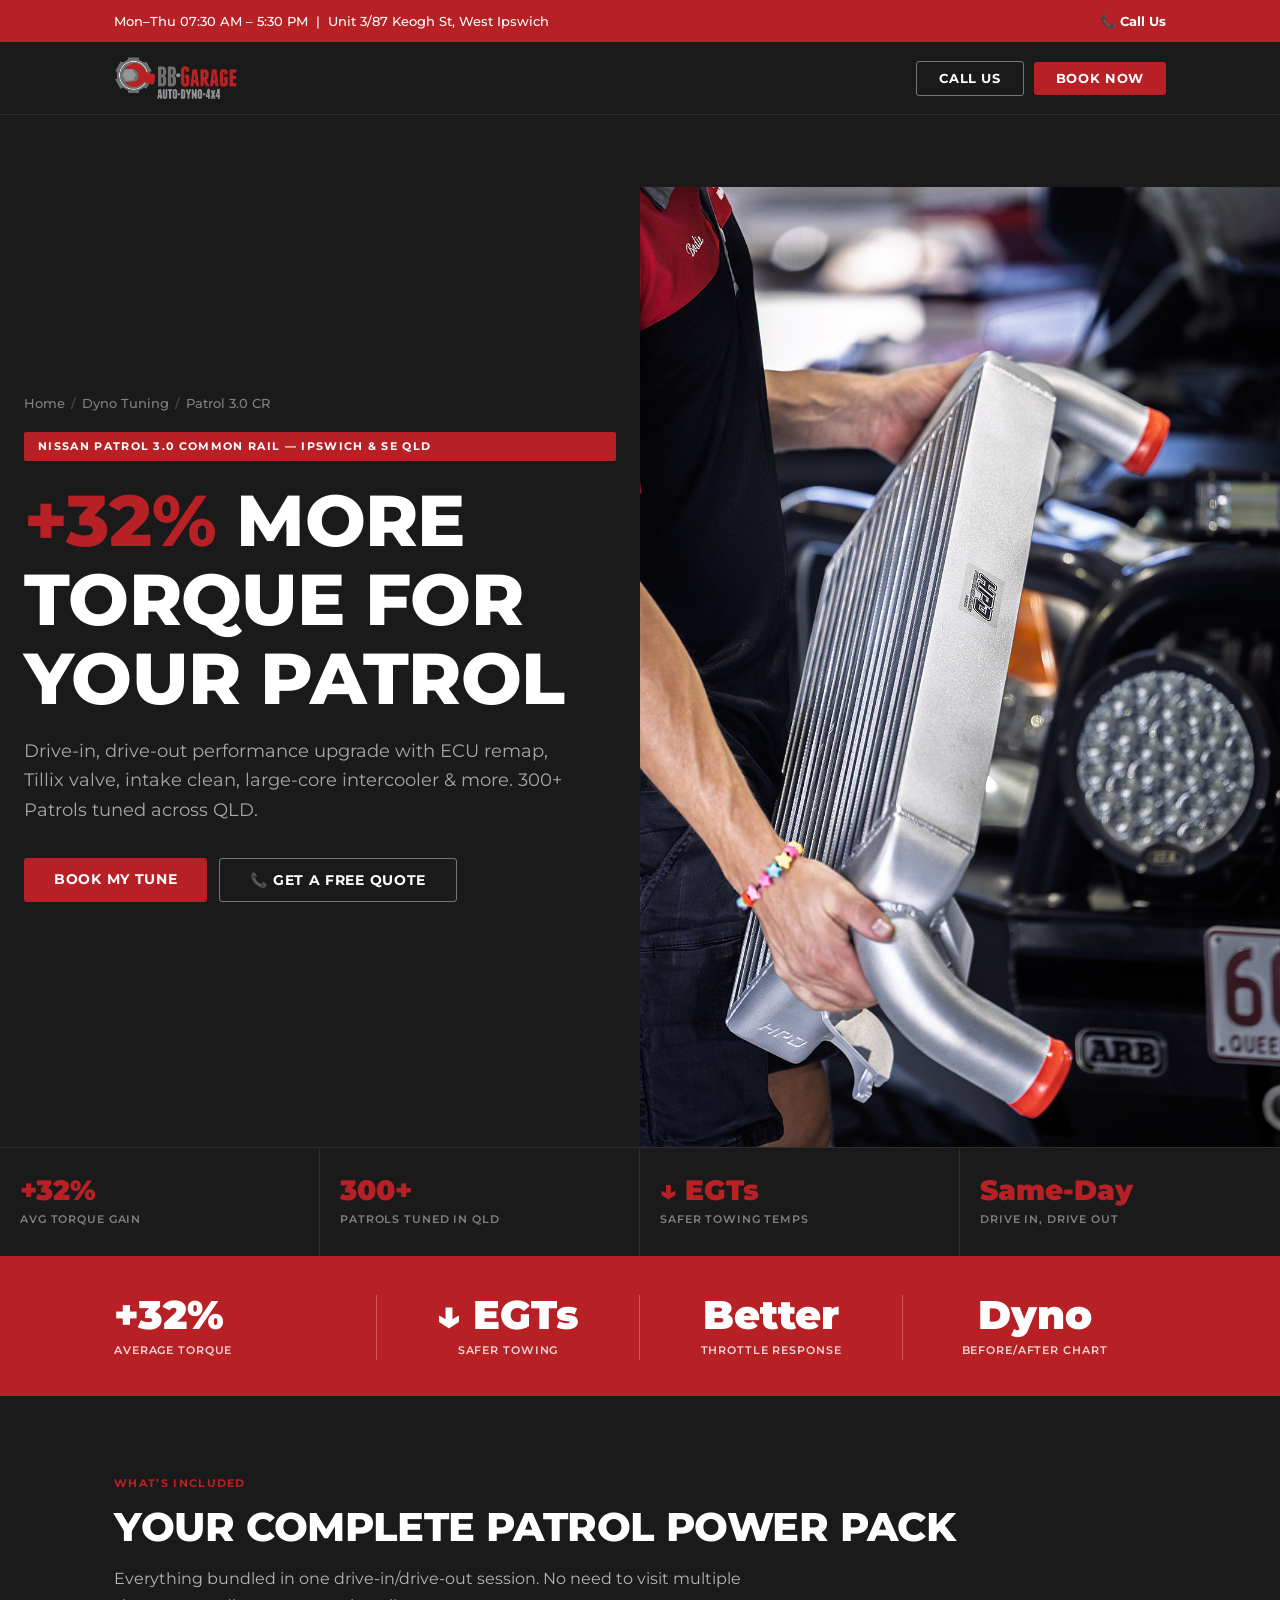
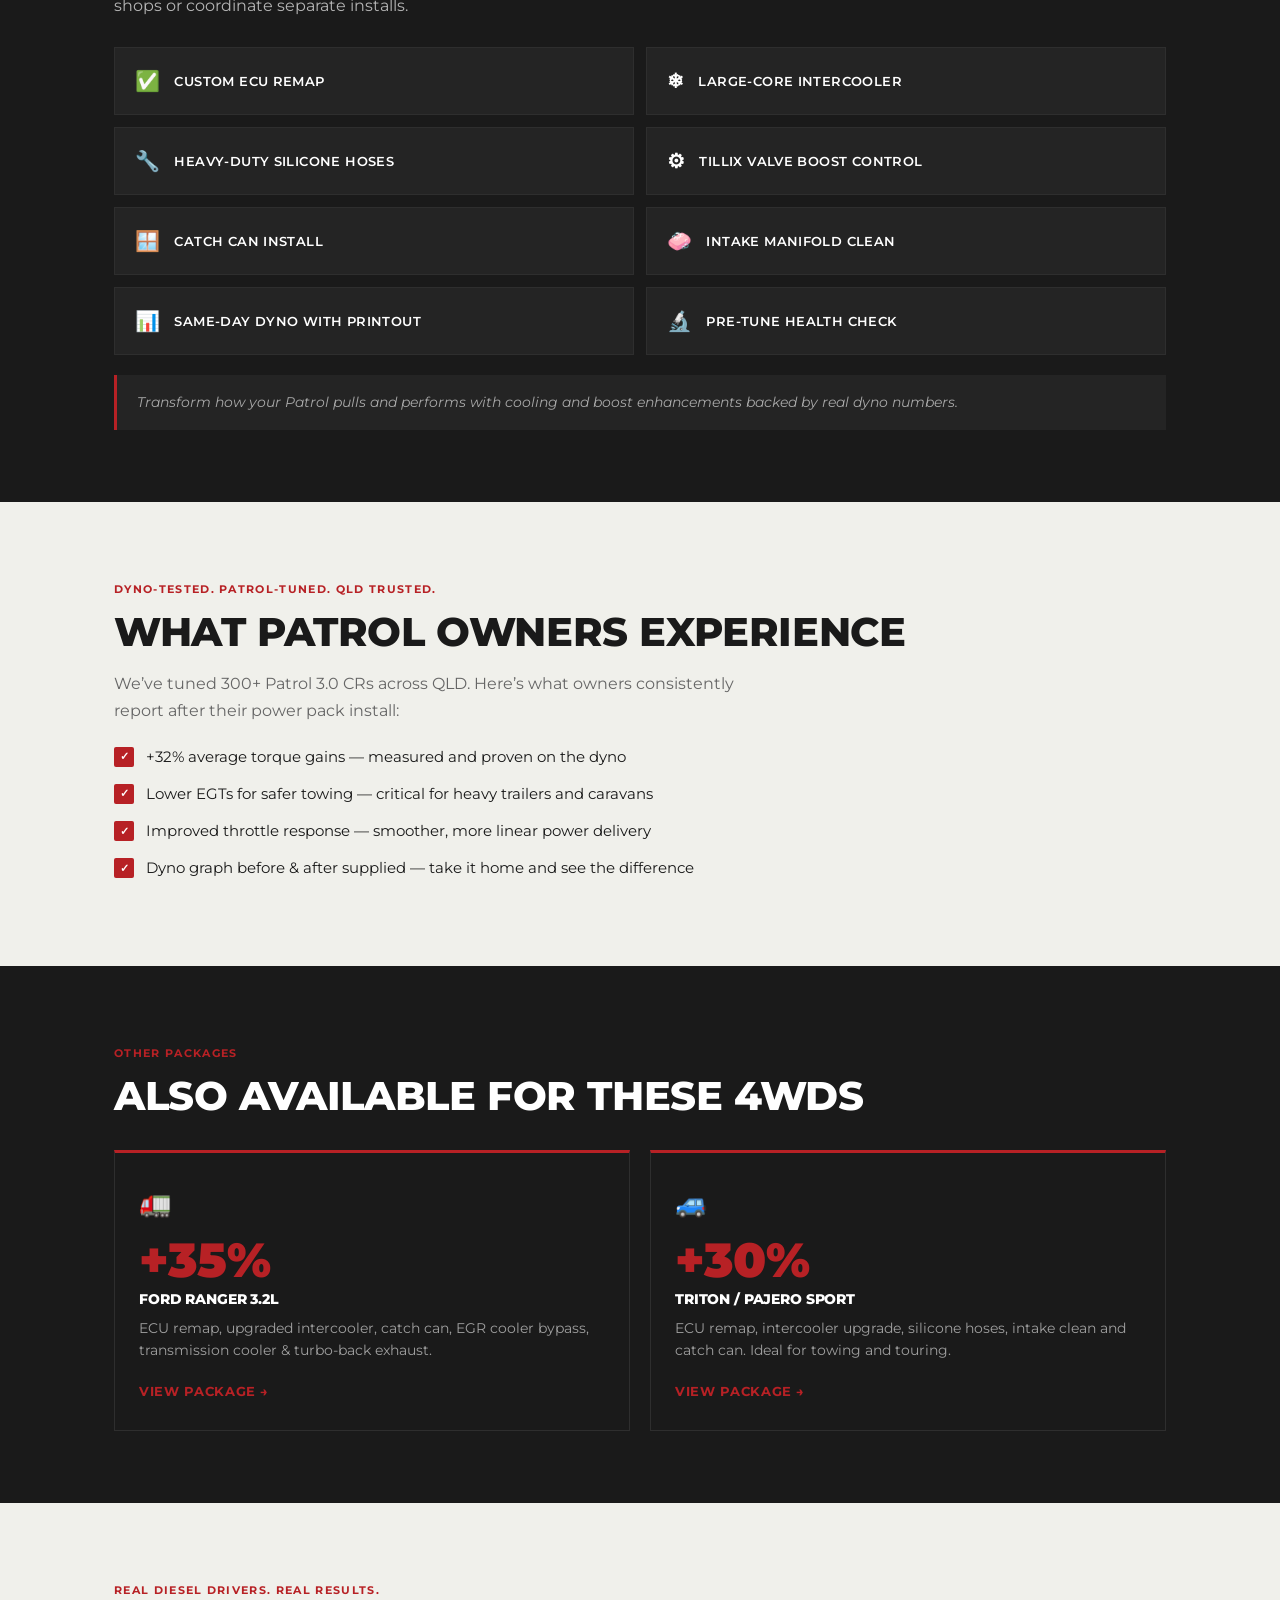
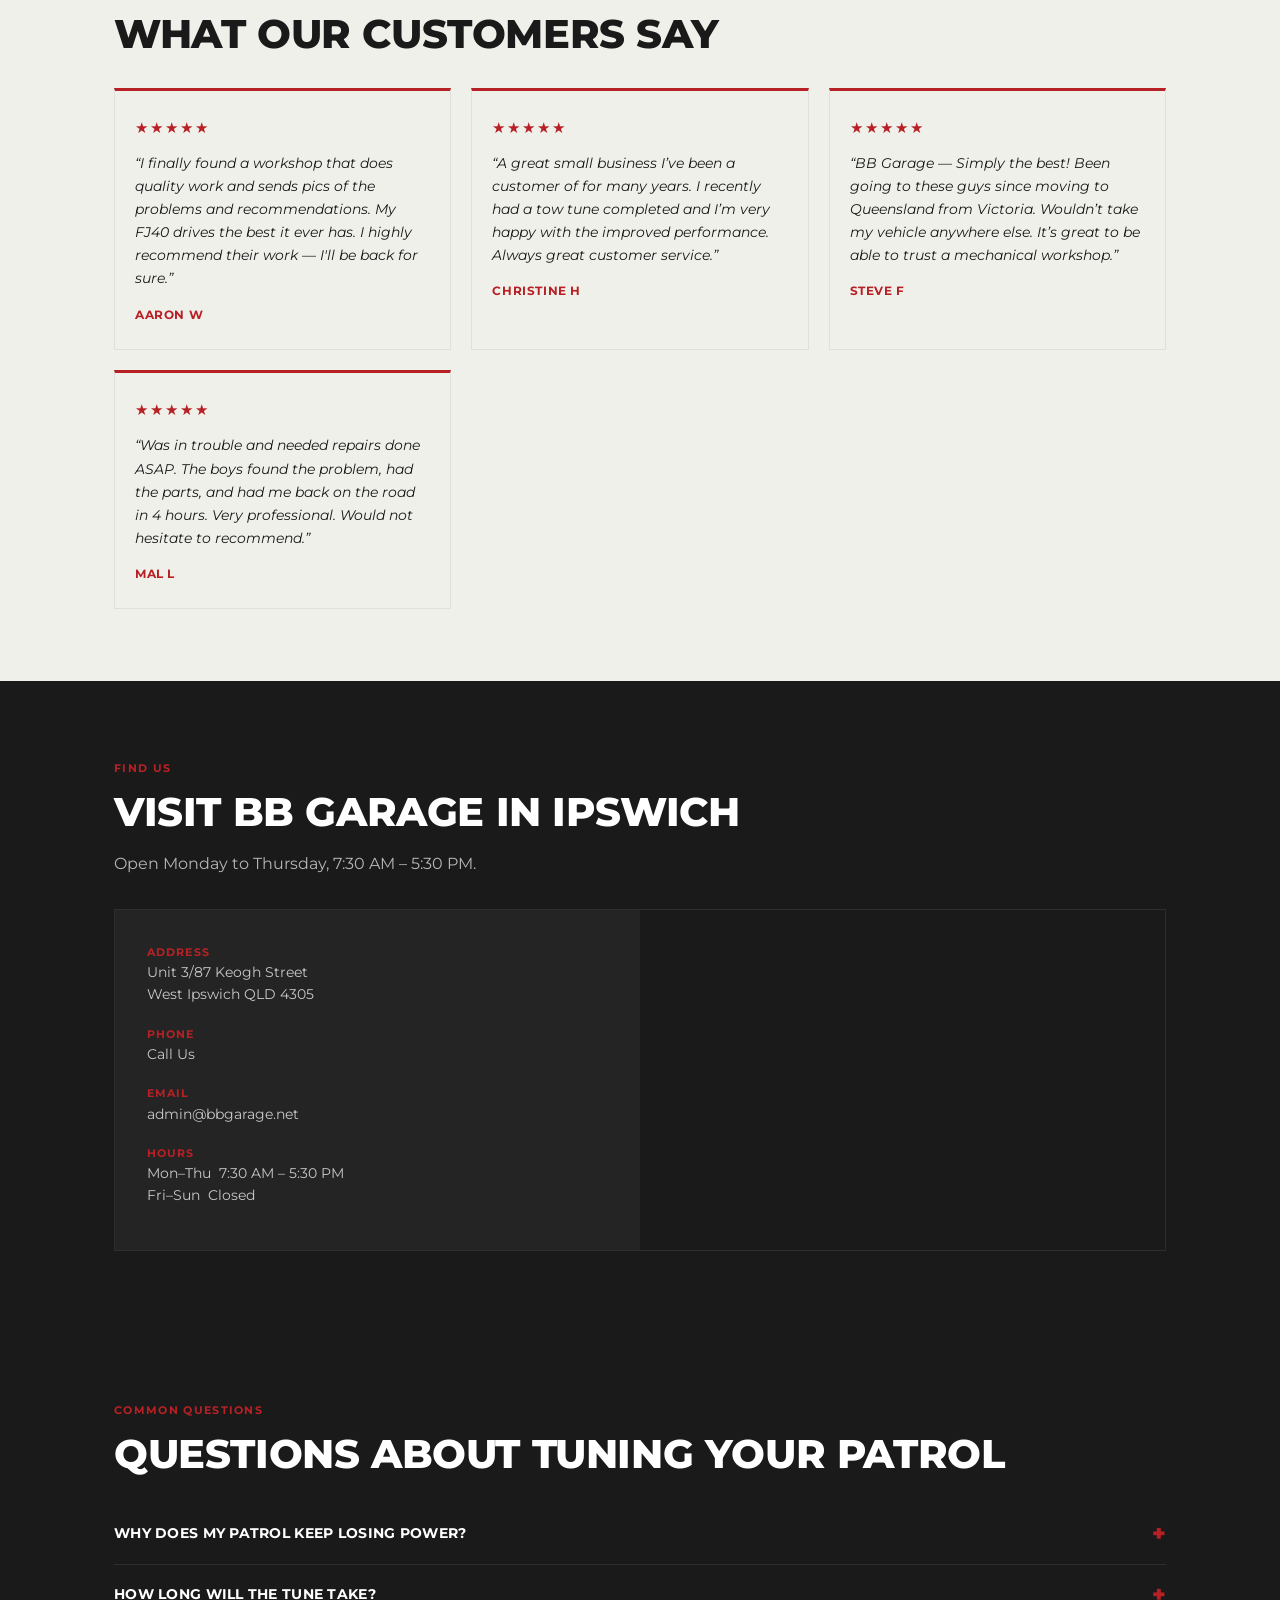
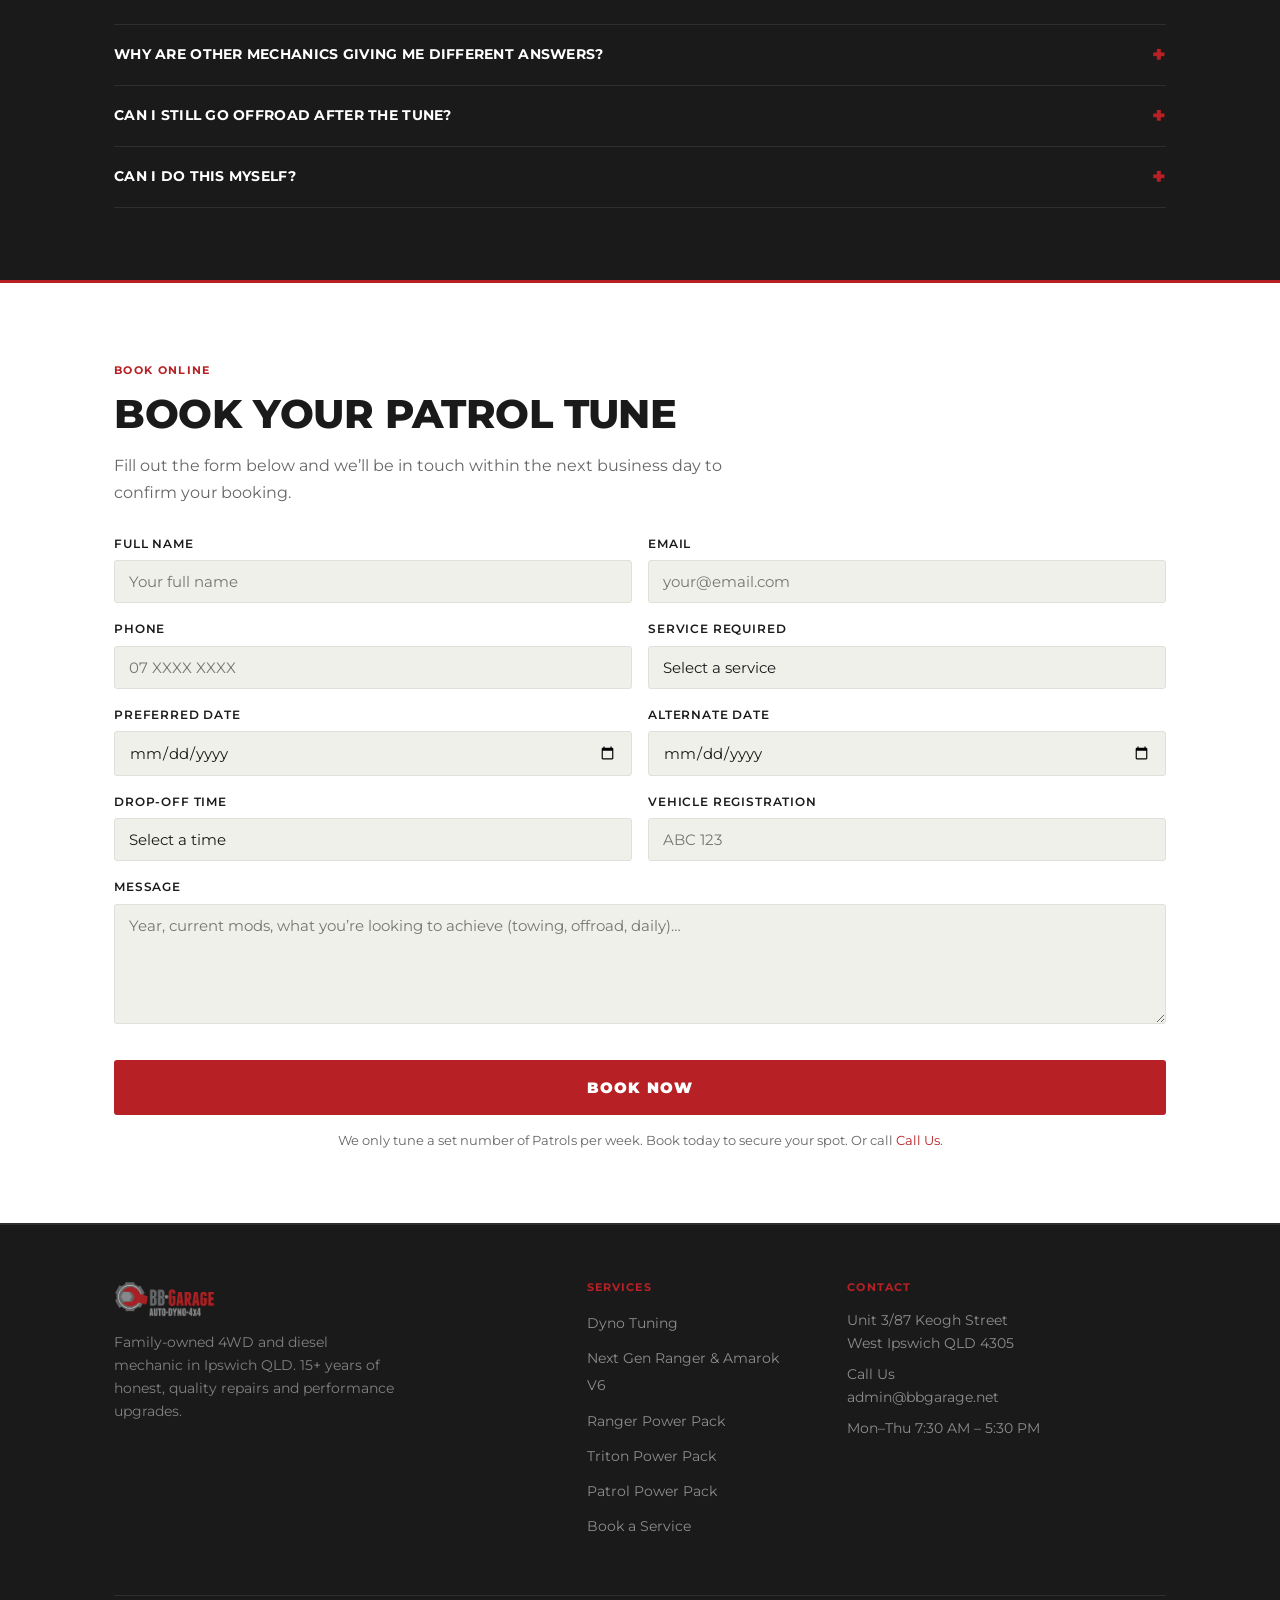
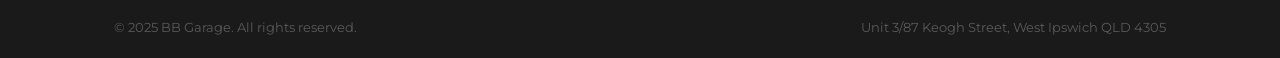
<file: patrol-power-pack/index.html>
<!DOCTYPE html>
<html lang="en">
<head>
<meta charset="UTF-8">
<meta name="viewport" content="width=device-width, initial-scale=1">
<title>Patrol 3.0 CR Dyno Tune &amp; Power Pack | +32% Torque | BB Garage Ipswich</title>
<meta name="description" content="Upgrade your Patrol 3.0 CR with ECU remap, intercooler, Tillix valve &amp; more. Same-day dyno, before/after chart &amp; safer towing in Ipswich. 300+ Patrols tuned.">
<link rel="preconnect" href="https://fonts.googleapis.com">
<link rel="preconnect" href="https://fonts.gstatic.com" crossorigin>
<link href="https://fonts.googleapis.com/css2?family=Montserrat:wght@400;500;600;700;800;900&display=swap" rel="stylesheet">
<link rel="stylesheet" href="../style.css">
<!-- Google Tag Manager -->
<script>(function(w,d,s,l,i){w[l]=w[l]||[];w[l].push({'gtm.start':
new Date().getTime(),event:'gtm.js'});var f=d.getElementsByTagName(s)[0],
j=d.createElement(s),dl=l!='dataLayer'?'&l='+l:'';j.async=true;j.src=
'https://www.googletagmanager.com/gtm.js?id='+i+dl;f.parentNode.insertBefore(j,f);
})(window,document,'script','dataLayer','GTM-NTP5XHXN');</script>
<!-- End Google Tag Manager -->
</head>
<body>
<!-- Google Tag Manager (noscript) -->
<noscript><iframe src="https://www.googletagmanager.com/ns.html?id=GTM-NTP5XHXN"
height="0" width="0" style="display:none;visibility:hidden"></iframe></noscript>
<!-- End Google Tag Manager (noscript) -->

<!-- Topbar -->
<div class="topbar">
  <div class="container">
    <span>Mon&ndash;Thu 07:30 AM &ndash; 5:30 PM &nbsp;|&nbsp; Unit 3/87 Keogh St, West Ipswich</span>
    <a href="tel:+61734664422">&#128222; Call Us</a>
  </div>
</div>

<!-- Header -->
<header class="site-header">
  <div class="container">
    <a href="/" class="logo"><img src="../images/BB-Garage-Logos_Rev-Black02_Landscape-1.png" alt="BB Garage logo" class="logo-img"></a>
    <div class="nav-ctas">
      <a href="tel:+61734664422" class="btn btn--outline">Call Us</a>
      <a href="#book" class="btn btn--red">Book Now</a>
    </div>
  </div>
</header>

<!-- Hero -->
<section class="hero">
  <div class="hero-inner">
    <div class="container">
    <div class="breadcrumb">
      <a href="/">Home</a><span>/</span><a href="/dyno-tuning">Dyno Tuning</a><span>/</span>Patrol 3.0 CR
    </div>
    <div class="hero-eyebrow">Nissan Patrol 3.0 Common Rail &mdash; Ipswich &amp; SE QLD</div>
    <h1><span class="accent">+32%</span> More Torque for Your Patrol</h1>
    <p class="hero-subtitle">Drive-in, drive-out performance upgrade with ECU remap, Tillix valve, intake clean, large-core intercooler &amp; more. 300+ Patrols tuned across QLD.</p>
    <div class="hero-ctas">
      <a href="#book" class="btn btn--red btn-lg">Book My Tune</a>
      <a href="tel:+61734664422" class="btn btn--outline btn-lg">&#128222; Get a Free Quote</a>
    </div>
  </div>
  <div class="hero-photo">
    <img src="../images/20250526_BB-Garage_30.jpg" alt="BB Garage intercooler upgrade for Nissan Patrol 3.0 CR in Ipswich" loading="eager">
  </div>
  </div>
  <div class="hero-stats">
    <div class="hero-stat">
      <div class="hero-stat-number">+32%</div>
      <div class="hero-stat-label">Avg Torque Gain</div>
    </div>
    <div class="hero-stat">
      <div class="hero-stat-number">300+</div>
      <div class="hero-stat-label">Patrols Tuned in QLD</div>
    </div>
    <div class="hero-stat">
      <div class="hero-stat-number">&#8595; EGTs</div>
      <div class="hero-stat-label">Safer Towing Temps</div>
    </div>
    <div class="hero-stat">
      <div class="hero-stat-number">Same-Day</div>
      <div class="hero-stat-label">Drive In, Drive Out</div>
    </div>
  </div>
</section>

<!-- Results bar -->
<div class="results-bar">
  <div class="container">
    <div class="results-bar-item">
      <div class="results-bar-number">+32%</div>
      <div class="results-bar-label">Average Torque</div>
    </div>
    <div class="results-bar-item">
      <div class="results-bar-number">&#8595; EGTs</div>
      <div class="results-bar-label">Safer Towing</div>
    </div>
    <div class="results-bar-item">
      <div class="results-bar-number">Better</div>
      <div class="results-bar-label">Throttle Response</div>
    </div>
    <div class="results-bar-item">
      <div class="results-bar-number">Dyno</div>
      <div class="results-bar-label">Before/After Chart</div>
    </div>
  </div>
</div>

<!-- What's Included -->
<section class="section section--dark">
  <div class="container">
    <div class="section-label">What&rsquo;s Included</div>
    <h2>Your Complete Patrol Power Pack</h2>
    <p class="section-intro">Everything bundled in one drive-in/drive-out session. No need to visit multiple shops or coordinate separate installs.</p>
    <div class="pack-grid">
      <div class="pack-item"><span class="pack-item-icon">&#9989;</span>Custom ECU Remap</div>
      <div class="pack-item"><span class="pack-item-icon">&#10052;</span>Large-Core Intercooler</div>
      <div class="pack-item"><span class="pack-item-icon">&#128295;</span>Heavy-Duty Silicone Hoses</div>
      <div class="pack-item"><span class="pack-item-icon">&#9881;</span>Tillix Valve Boost Control</div>
      <div class="pack-item"><span class="pack-item-icon">&#129695;</span>Catch Can Install</div>
      <div class="pack-item"><span class="pack-item-icon">&#129532;</span>Intake Manifold Clean</div>
      <div class="pack-item"><span class="pack-item-icon">&#128202;</span>Same-Day Dyno with Printout</div>
      <div class="pack-item"><span class="pack-item-icon">&#128300;</span>Pre-Tune Health Check</div>
    </div>
    <div class="pack-note">Transform how your Patrol pulls and performs with cooling and boost enhancements backed by real dyno numbers.</div>
  </div>
</section>

<!-- What Owners Experience -->
<section class="section section--light">
  <div class="container">
    <div class="section-label">Dyno-Tested. Patrol-Tuned. QLD Trusted.</div>
    <h2>What Patrol Owners Experience</h2>
    <p class="section-intro">We&rsquo;ve tuned 300+ Patrol 3.0 CRs across QLD. Here&rsquo;s what owners consistently report after their power pack install:</p>
    <ul class="checklist">
      <li>+32% average torque gains &mdash; measured and proven on the dyno</li>
      <li>Lower EGTs for safer towing &mdash; critical for heavy trailers and caravans</li>
      <li>Improved throttle response &mdash; smoother, more linear power delivery</li>
      <li>Dyno graph before &amp; after supplied &mdash; take it home and see the difference</li>
    </ul>
  </div>
</section>

<!-- Other Packages -->
<section class="section section--dark">
  <div class="container">
    <div class="section-label">Other Packages</div>
    <h2>Also Available for These 4WDs</h2>
    <div class="cards-grid cards-grid--2">
      <div class="package-card">
        <div class="package-card-icon">&#128667;</div>
        <div class="package-card-gain">+35%</div>
        <h3>Ford Ranger 3.2L</h3>
        <p>ECU remap, upgraded intercooler, catch can, EGR cooler bypass, transmission cooler &amp; turbo-back exhaust.</p>
        <a href="/ranger-power-pack" class="package-card-link">View Package &rarr;</a>
      </div>
      <div class="package-card">
        <div class="package-card-icon">&#128665;</div>
        <div class="package-card-gain">+30%</div>
        <h3>Triton / Pajero Sport</h3>
        <p>ECU remap, intercooler upgrade, silicone hoses, intake clean and catch can. Ideal for towing and touring.</p>
        <a href="/triton-power-pack" class="package-card-link">View Package &rarr;</a>
      </div>
    </div>
  </div>
</section>

<!-- Reviews -->
<section class="section section--light">
  <div class="container">
    <div class="section-label">Real Diesel Drivers. Real Results.</div>
    <h2>What Our Customers Say</h2>
    <div class="reviews-grid">
      <div class="review-card">
        <div class="review-stars">&#9733;&#9733;&#9733;&#9733;&#9733;</div>
        <p class="review-quote">&ldquo;I finally found a workshop that does quality work and sends pics of the problems and recommendations. My FJ40 drives the best it ever has. I highly recommend their work &mdash; I'll be back for sure.&rdquo;</p>
        <div class="review-author">Aaron W</div>
      </div>
      <div class="review-card">
        <div class="review-stars">&#9733;&#9733;&#9733;&#9733;&#9733;</div>
        <p class="review-quote">&ldquo;A great small business I&rsquo;ve been a customer of for many years. I recently had a tow tune completed and I&rsquo;m very happy with the improved performance. Always great customer service.&rdquo;</p>
        <div class="review-author">Christine H</div>
      </div>
      <div class="review-card">
        <div class="review-stars">&#9733;&#9733;&#9733;&#9733;&#9733;</div>
        <p class="review-quote">&ldquo;BB Garage &mdash; Simply the best! Been going to these guys since moving to Queensland from Victoria. Wouldn&rsquo;t take my vehicle anywhere else. It&rsquo;s great to be able to trust a mechanical workshop.&rdquo;</p>
        <div class="review-author">Steve F</div>
      </div>
      <div class="review-card">
        <div class="review-stars">&#9733;&#9733;&#9733;&#9733;&#9733;</div>
        <p class="review-quote">&ldquo;Was in trouble and needed repairs done ASAP. The boys found the problem, had the parts, and had me back on the road in 4 hours. Very professional. Would not hesitate to recommend.&rdquo;</p>
        <div class="review-author">Mal L</div>
      </div>
    </div>
  </div>
</section>

<!-- Location -->
<section class="section section--dark">
  <div class="container">
    <div class="section-label">Find Us</div>
    <h2>Visit BB Garage in Ipswich</h2>
    <p class="section-intro">Open Monday to Thursday, 7:30 AM &ndash; 5:30 PM.</p>
    <div class="location-grid">
      <div class="location-info">
        <div class="location-info-item">
          <h4>Address</h4>
          <p>Unit 3/87 Keogh Street<br>West Ipswich QLD 4305</p>
        </div>
        <div class="location-info-item">
          <h4>Phone</h4>
          <p><a href="tel:+61734664422">Call Us</a></p>
        </div>
        <div class="location-info-item">
          <h4>Email</h4>
          <p><a href="mailto:admin@bbgarage.net">admin@bbgarage.net</a></p>
        </div>
        <div class="location-info-item">
          <h4>Hours</h4>
          <p>Mon&ndash;Thu &nbsp;7:30 AM &ndash; 5:30 PM<br>Fri&ndash;Sun &nbsp;Closed</p>
        </div>
      </div>
      <div class="location-map">
        <iframe
          src="https://maps.google.com/maps?q=BB+Garage+UNIT+3%2F87+Keogh+St%2C+West+Ipswich+QLD+4305&t=m&z=16&output=embed&iwloc=near"
          allowfullscreen
          loading="lazy"
          title="BB Garage location map">
        </iframe>
      </div>
    </div>
  </div>
</section>

<!-- FAQ -->
<section class="section section--dark">
  <div class="container">
    <div class="section-label">Common Questions</div>
    <h2>Questions About Tuning Your Patrol</h2>
    <div class="faq-list">
      <div class="faq-item">
        <div class="faq-question" onclick="toggleFaq(this)">
          <span>Why does my Patrol keep losing power?</span>
          <span class="faq-toggle">+</span>
        </div>
        <div class="faq-answer">Often clogged fuel filters, turbo issues, or dirty sensors. Our diesel diagnostics team will pinpoint the problem fast and explain exactly what&rsquo;s happening before touching anything.</div>
      </div>
      <div class="faq-item">
        <div class="faq-question" onclick="toggleFaq(this)">
          <span>How long will the tune take?</span>
          <span class="faq-toggle">+</span>
        </div>
        <div class="faq-answer">The full Patrol power pack is completed same-day &mdash; drive in, drive out. We&rsquo;ll have you back on the road with a before/after dyno printout in hand.</div>
      </div>
      <div class="faq-item">
        <div class="faq-question" onclick="toggleFaq(this)">
          <span>Why are other mechanics giving me different answers?</span>
          <span class="faq-toggle">+</span>
        </div>
        <div class="faq-answer">Big shops often rush assessments. At BB Garage, we take the time to properly inspect and explain &mdash; so you can make an informed decision without any pressure.</div>
      </div>
      <div class="faq-item">
        <div class="faq-question" onclick="toggleFaq(this)">
          <span>Can I still go offroad after the tune?</span>
          <span class="faq-toggle">+</span>
        </div>
        <div class="faq-answer">Absolutely &mdash; we specialise in setups that enhance offroad ability, not compromise it. Everything we install is tested and tuned for real-world conditions.</div>
      </div>
      <div class="faq-item">
        <div class="faq-question" onclick="toggleFaq(this)">
          <span>Can I do this myself?</span>
          <span class="faq-toggle">+</span>
        </div>
        <div class="faq-answer">YouTube won&rsquo;t help with high-pressure fuel systems or electronic diagnostics. Leave the tricky stuff to the pros &mdash; it&rsquo;s cheaper in the long run.</div>
      </div>
    </div>
  </div>
</section>

<!-- Booking Form -->
<section id="book" class="section section--white booking-form">
  <div class="container">
    <div class="section-label">Book Online</div>
    <h2>Book Your Patrol Tune</h2>
    <p class="section-intro">Fill out the form below and we&rsquo;ll be in touch within the next business day to confirm your booking.</p>
    <form class="form-grid" action="#" method="post">
      <div class="field">
        <label for="full-name">Full Name</label>
        <input type="text" id="full-name" name="full_name" placeholder="Your full name" required>
      </div>
      <div class="field">
        <label for="email">Email</label>
        <input type="email" id="email" name="email" placeholder="your@email.com" required>
      </div>
      <div class="field">
        <label for="phone">Phone</label>
        <input type="tel" id="phone" name="phone" placeholder="07 XXXX XXXX" required>
      </div>
      <div class="field">
        <label for="service">Service Required</label>
        <select id="service" name="service" required>
          <option value="" disabled selected>Select a service</option>
          <option>Logbook Service</option>
          <option>Diagnostic Time</option>
          <option>Maintenance</option>
          <option>Repairs</option>
          <option>Dyno Tuning</option>
        </select>
      </div>
      <div class="field">
        <label for="pref-date">Preferred Date</label>
        <input type="date" id="pref-date" name="pref_date">
      </div>
      <div class="field">
        <label for="alt-date">Alternate Date</label>
        <input type="date" id="alt-date" name="alt_date">
      </div>
      <div class="field">
        <label for="dropoff-time">Drop-off Time</label>
        <select id="dropoff-time" name="dropoff_time">
          <option value="" disabled selected>Select a time</option>
          <option>8:00 AM &ndash; 12:30 PM</option>
          <option>12:30 PM &ndash; 3:30 PM</option>
        </select>
      </div>
      <div class="field">
        <label for="rego">Vehicle Registration</label>
        <input type="text" id="rego" name="rego" placeholder="ABC 123">
      </div>
      <div class="field field-full">
        <label for="message">Message</label>
        <textarea id="message" name="message" placeholder="Year, current mods, what you&rsquo;re looking to achieve (towing, offroad, daily)&hellip;"></textarea>
      </div>
      <div class="field-full form-submit">
        <button type="submit">Book Now</button>
        <p class="form-note">We only tune a set number of Patrols per week. Book today to secure your spot. Or call <a href="tel:+61734664422" style="color:var(--bb-red);">Call Us</a>.</p>
      </div>
    </form>
  </div>
</section>

<!-- Footer -->
<footer class="site-footer">
  <div class="container">
    <div class="footer-grid">
      <div class="footer-brand">
        <a href="/"><img src="../images/BB-Garage-Logos_Rev-Black02_Landscape-1.png" alt="BB Garage" class="footer-logo-img"></a>
        <p>Family-owned 4WD and diesel mechanic in Ipswich QLD. 15+ years of honest, quality repairs and performance upgrades.</p>
      </div>
      <div class="footer-col">
        <h4>Services</h4>
        <ul>
          <li><a href="/dyno-tuning">Dyno Tuning</a></li>
          <li><a href="/next-gen-ranger-v6">Next Gen Ranger &amp; Amarok V6</a></li>
          <li><a href="/ranger-power-pack">Ranger Power Pack</a></li>
          <li><a href="/triton-power-pack">Triton Power Pack</a></li>
          <li><a href="/patrol-power-pack">Patrol Power Pack</a></li>
          <li><a href="/#book">Book a Service</a></li>
        </ul>
      </div>
      <div class="footer-col">
        <h4>Contact</h4>
        <p>Unit 3/87 Keogh Street<br>West Ipswich QLD 4305</p>
        <p style="margin-top:8px;"><a href="tel:+61734664422">Call Us</a></p>
        <p><a href="mailto:admin@bbgarage.net">admin@bbgarage.net</a></p>
        <p style="margin-top:8px;">Mon&ndash;Thu 7:30 AM &ndash; 5:30 PM</p>
      </div>
    </div>
    <div class="footer-bottom">
      <span>&copy; 2025 BB Garage. All rights reserved.</span>
      <span>Unit 3/87 Keogh Street, West Ipswich QLD 4305</span>
    </div>
  </div>
</footer>

<script>
function toggleFaq(questionEl) {
  var item = questionEl.parentElement;
  item.classList.toggle('open');
}

(function () {
  var form = document.querySelector('.form-grid');
  if (!form) return;
  var SUPA_URL = 'https://prqbvbhuwfpdkkrkqizj.supabase.co';
  var SUPA_KEY = 'eyJhbGciOiJIUzI1NiIsInR5cCI6IkpXVCJ9.eyJpc3MiOiJzdXBhYmFzZSIsInJlZiI6InBycWJ2Ymh1d2ZwZGtrcmtxaXpqIiwicm9sZSI6ImFub24iLCJpYXQiOjE3NzY5OTA1MzQsImV4cCI6MjA5MjU2NjUzNH0.Io5IHsyp23yThoyZD7Ccs4UygTtwx_0rIRTlnS3pYZQ';

  form.addEventListener('submit', async function (e) {
    e.preventDefault();
    var btn = form.querySelector('button[type="submit"]');
    var orig = btn.textContent;
    btn.textContent = 'Sending…';
    btn.disabled = true;
    var errEl = form.querySelector('.form-error');
    if (errEl) errEl.remove();

    var data = {
      customer_name:  form.querySelector('[name="full_name"]').value.trim(),
      customer_email: form.querySelector('[name="email"]').value.trim(),
      customer_phone: form.querySelector('[name="phone"]').value.trim(),
      service_type:   form.querySelector('[name="service"]').value,
      preferred_date: form.querySelector('[name="pref_date"]').value || null,
      alt_date:       form.querySelector('[name="alt_date"]').value || null,
      preferred_time: form.querySelector('[name="dropoff_time"]').value || null,
      registration:   form.querySelector('[name="rego"]').value.trim() || null,
      notes:          form.querySelector('[name="message"]').value.trim() || null,
      source_page:    window.location.pathname,
    };

    try {
      var res = await fetch(SUPA_URL + '/rest/v1/bb_garage_bookings', {
        method: 'POST',
        headers: {
          'Content-Type':  'application/json',
          'apikey':         SUPA_KEY,
          'Authorization': 'Bearer ' + SUPA_KEY,
          'Prefer':         'return=minimal',
        },
        body: JSON.stringify(data),
      });
      if (!res.ok) throw new Error(res.status);
      if (window.dataLayer) window.dataLayer.push({ event: 'booking_conversion' });
      var first = data.customer_name.split(' ')[0];
      var sec = form.closest('section');
      if (sec) {
        sec.innerHTML = '<div class="container"><div class="form-success">'
          + '<h3>Booking Request Received!</h3>'
          + '<p>Thanks ' + first + '. We’ll be in touch within one business day to confirm your booking. Check your inbox for a confirmation email.</p>'
          + '<p style="margin-top:1rem;">Need to reach us sooner? <a href="tel:+61734664422" style="color:var(--bb-red);">Call us on 07 3466 4422</a>.</p>'
          + '</div></div>';
      }
    } catch (_) {
      btn.textContent = orig;
      btn.disabled = false;
      var p = document.createElement('p');
      p.className = 'form-error';
      p.textContent = 'Something went wrong. Please try again or call us on 07 3466 4422.';
      form.querySelector('.form-submit').insertBefore(p, btn);
    }
  });
}());
</script>
</body>
</html>
</file>
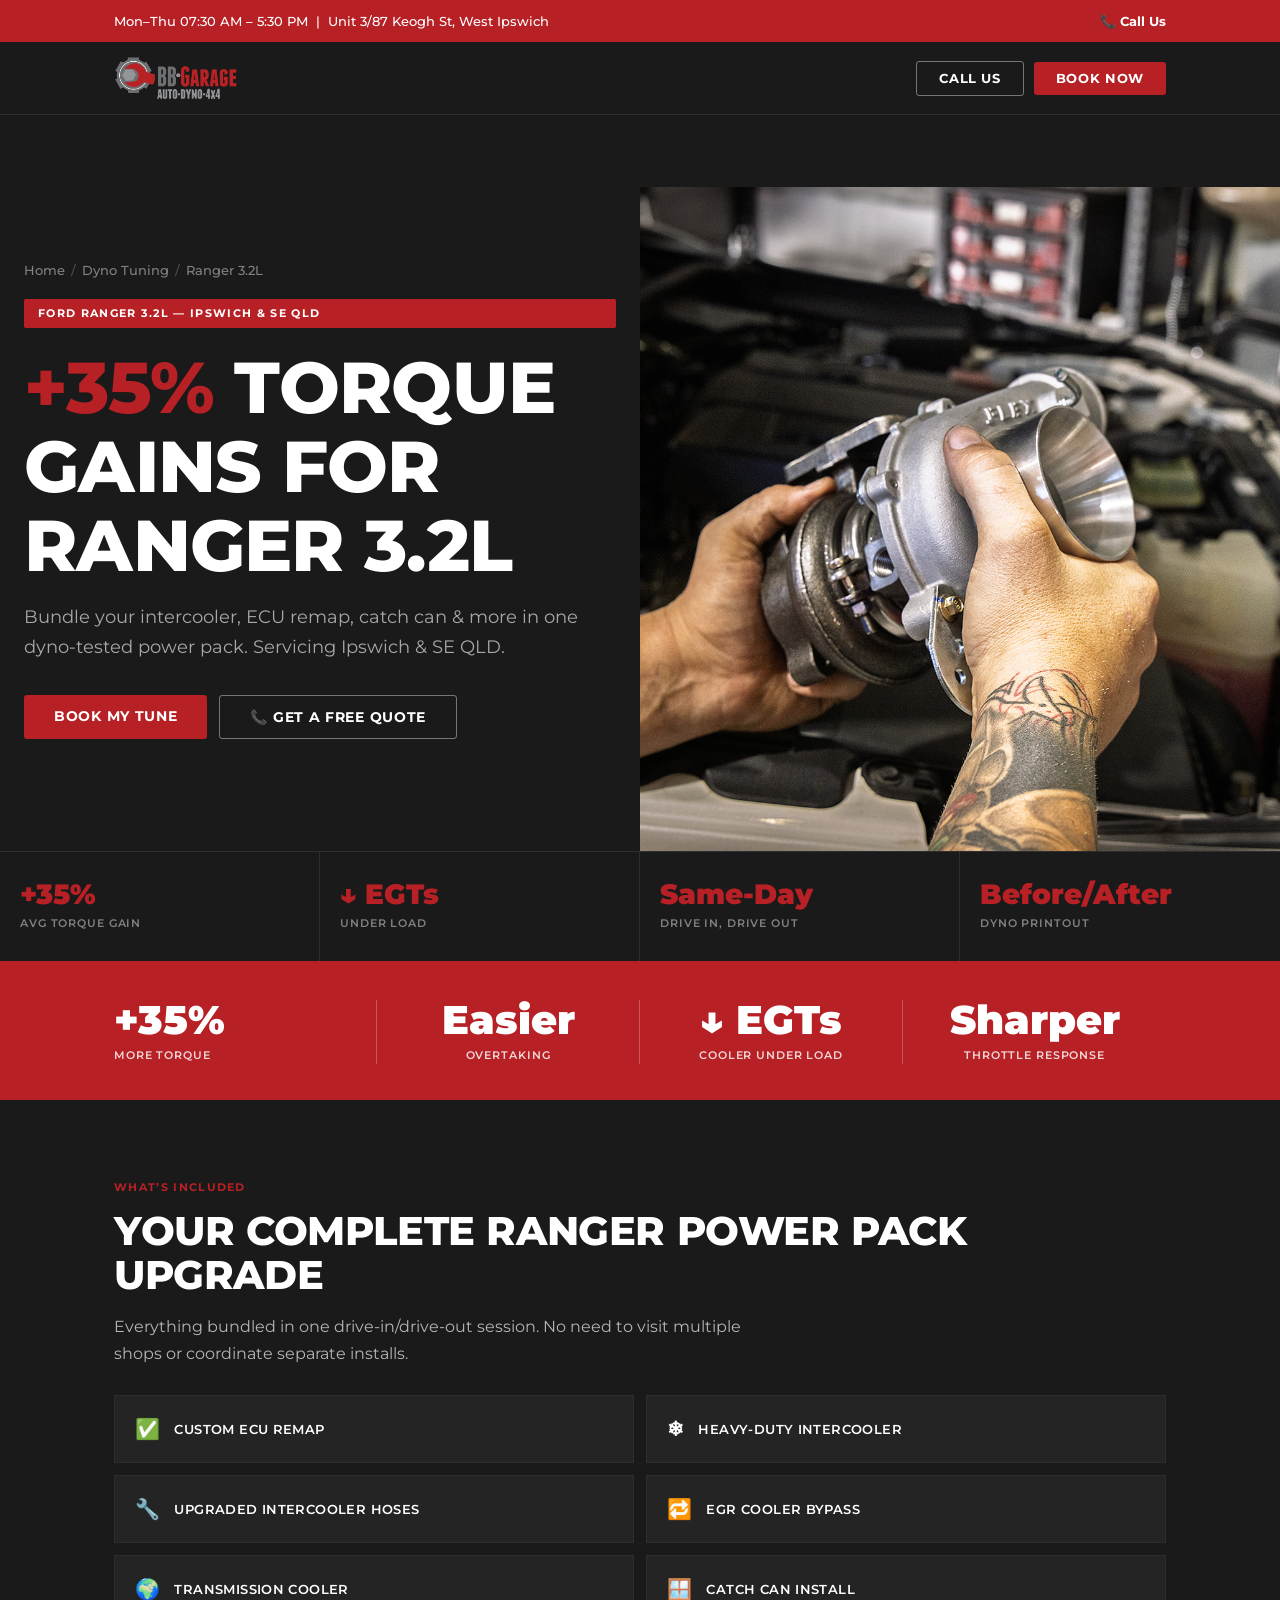
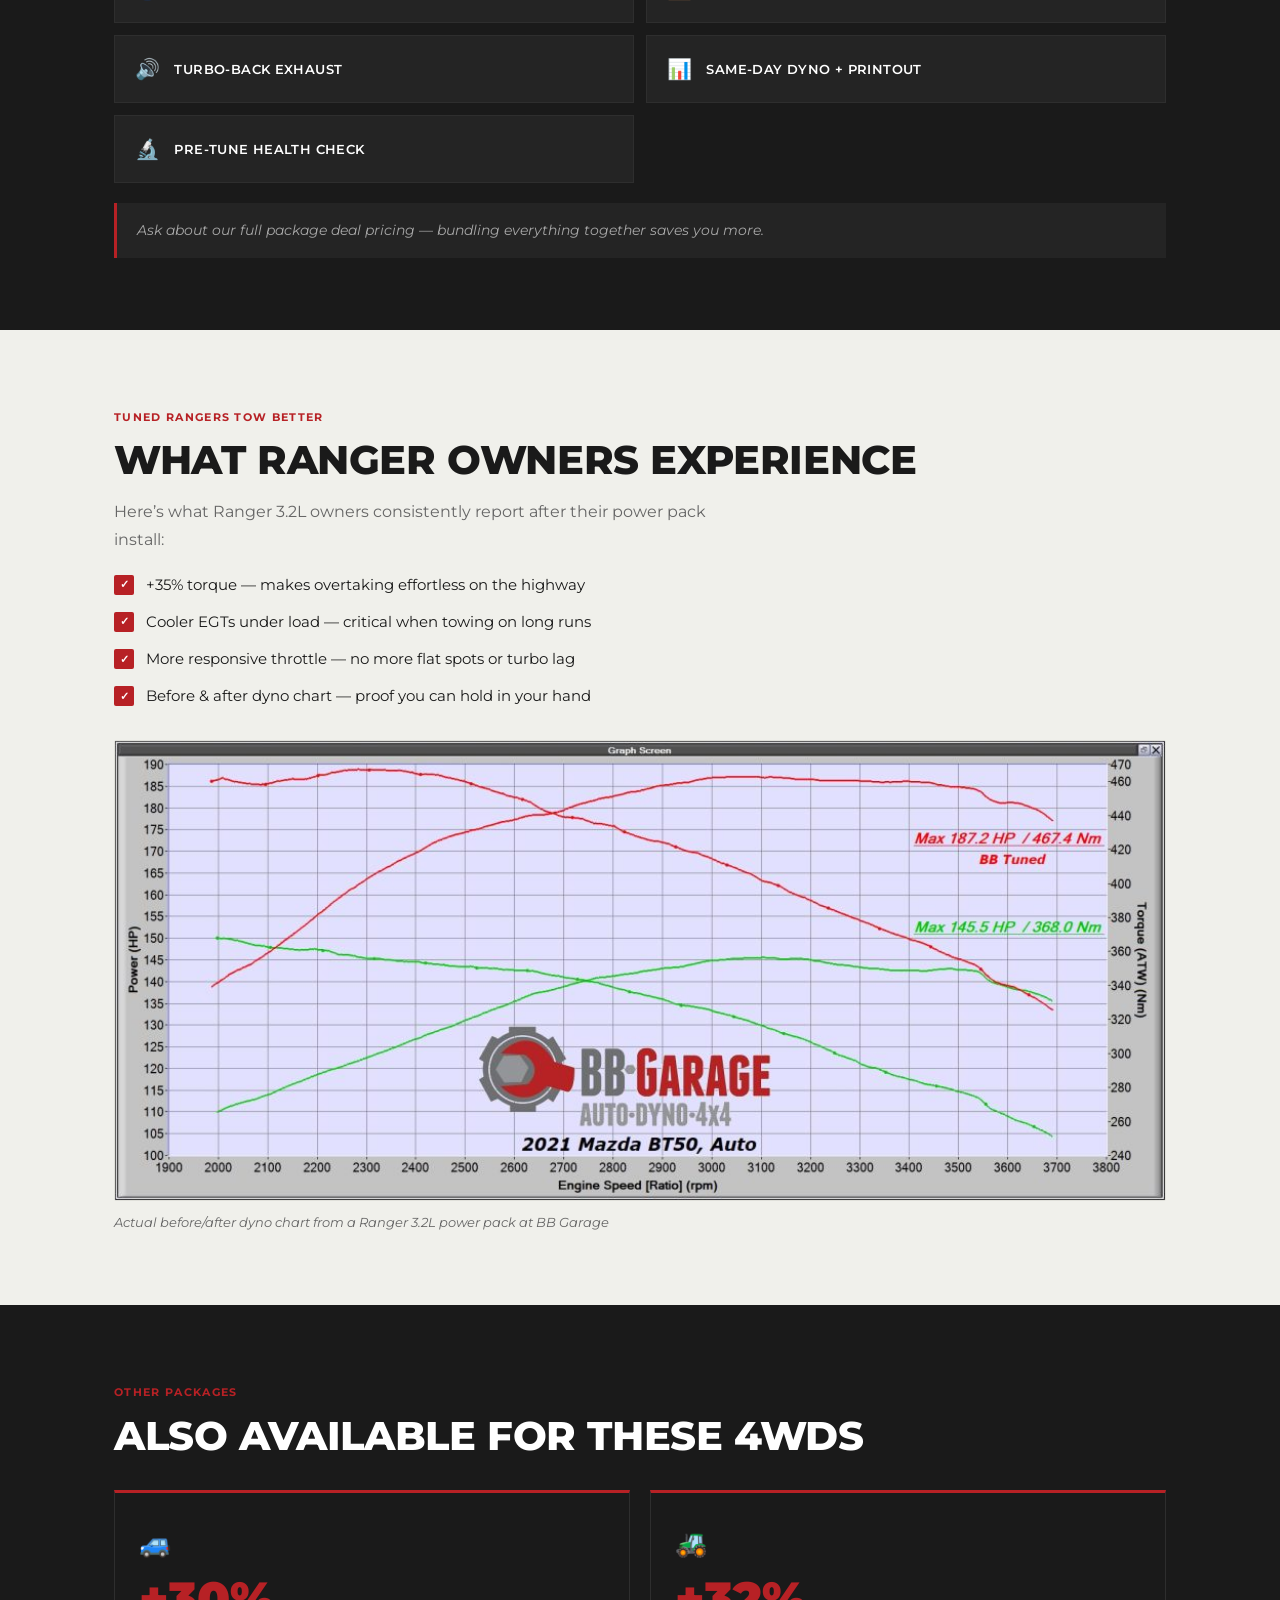
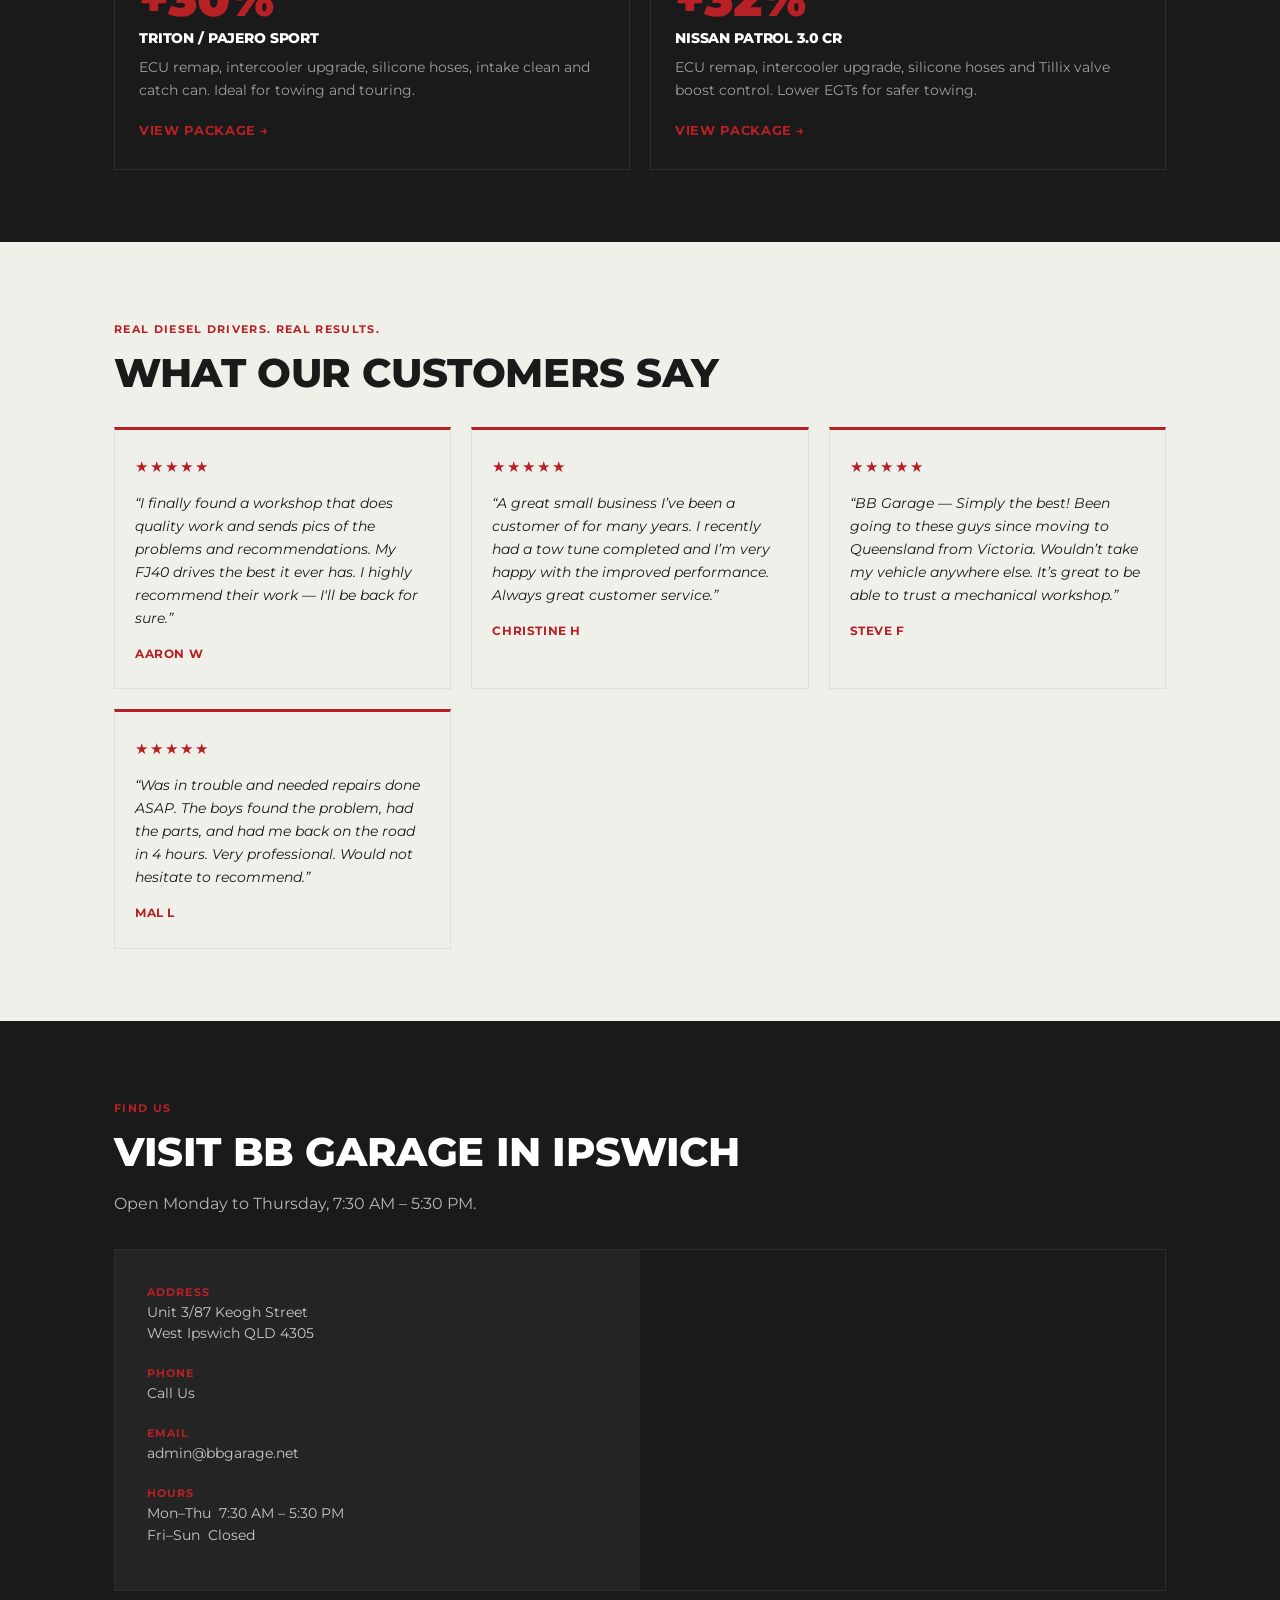
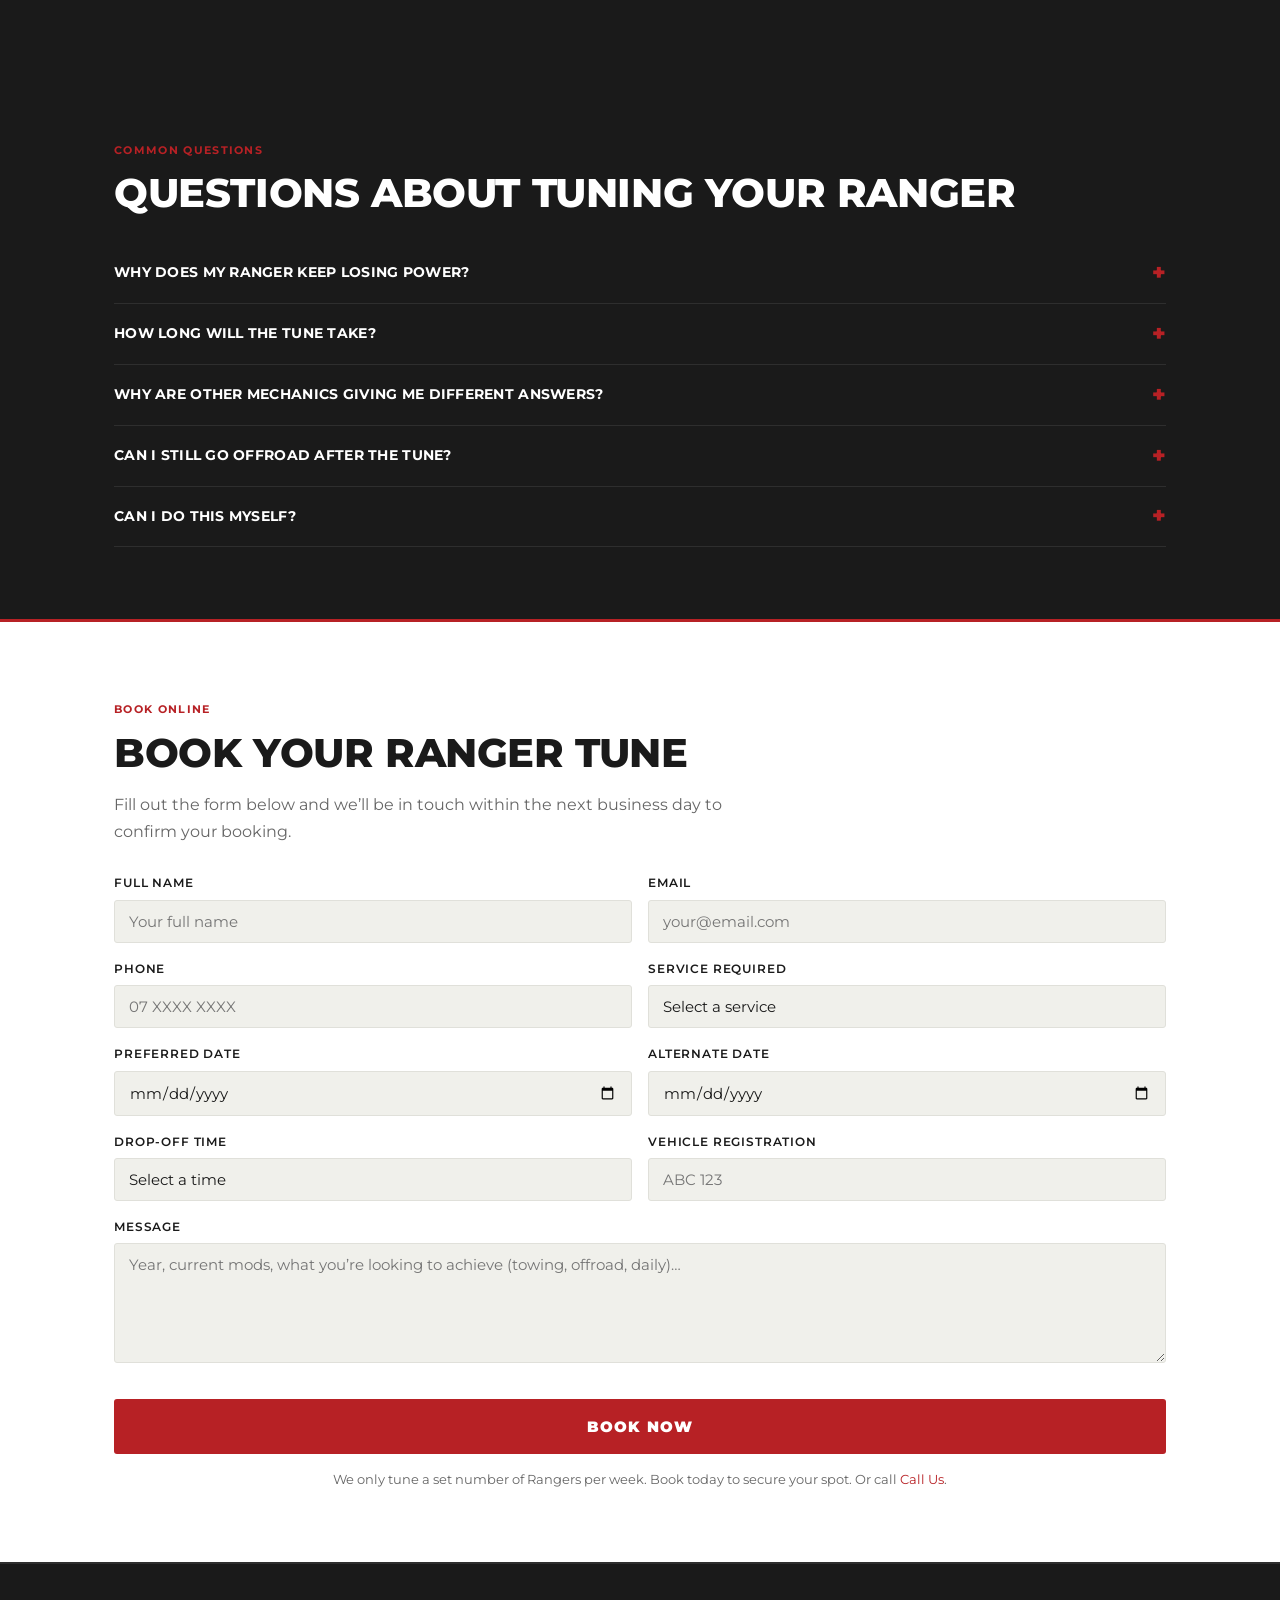
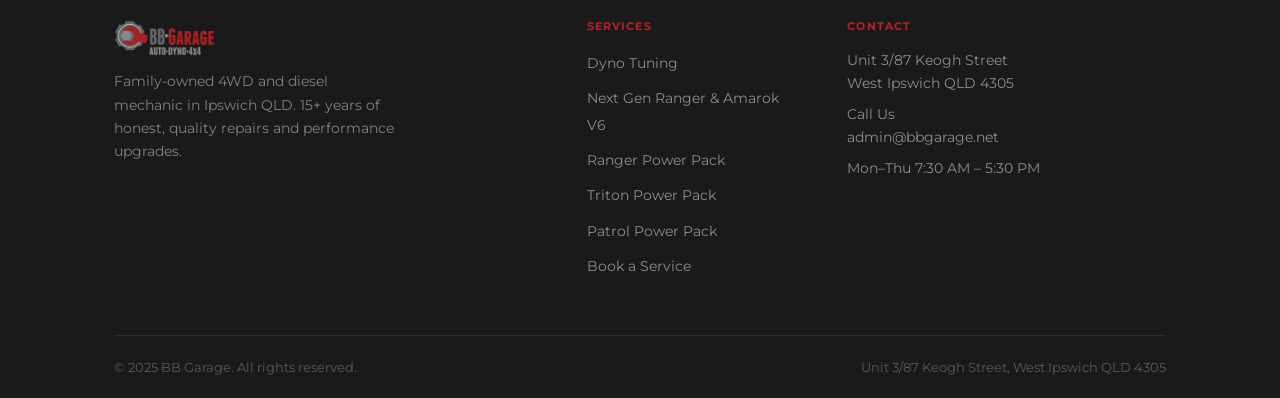
<file: ranger-power-pack/index.html>
<!DOCTYPE html>
<html lang="en">
<head>
<meta charset="UTF-8">
<meta name="viewport" content="width=device-width, initial-scale=1">
<title>Ranger 3.2L ECU Remap &amp; Power Pack | +35% Torque | BB Garage Ipswich</title>
<meta name="description" content="Bundle your intercooler, ECU remap, catch can &amp; more in one dyno-tested power pack. +35% torque for Ford Ranger 3.2L. Ipswich &amp; SE QLD.">
<link rel="preconnect" href="https://fonts.googleapis.com">
<link rel="preconnect" href="https://fonts.gstatic.com" crossorigin>
<link href="https://fonts.googleapis.com/css2?family=Montserrat:wght@400;500;600;700;800;900&display=swap" rel="stylesheet">
<link rel="stylesheet" href="../style.css">
<!-- Google Tag Manager -->
<script>(function(w,d,s,l,i){w[l]=w[l]||[];w[l].push({'gtm.start':
new Date().getTime(),event:'gtm.js'});var f=d.getElementsByTagName(s)[0],
j=d.createElement(s),dl=l!='dataLayer'?'&l='+l:'';j.async=true;j.src=
'https://www.googletagmanager.com/gtm.js?id='+i+dl;f.parentNode.insertBefore(j,f);
})(window,document,'script','dataLayer','GTM-NTP5XHXN');</script>
<!-- End Google Tag Manager -->
</head>
<body>
<!-- Google Tag Manager (noscript) -->
<noscript><iframe src="https://www.googletagmanager.com/ns.html?id=GTM-NTP5XHXN"
height="0" width="0" style="display:none;visibility:hidden"></iframe></noscript>
<!-- End Google Tag Manager (noscript) -->

<!-- Topbar -->
<div class="topbar">
  <div class="container">
    <span>Mon&ndash;Thu 07:30 AM &ndash; 5:30 PM &nbsp;|&nbsp; Unit 3/87 Keogh St, West Ipswich</span>
    <a href="tel:+61734664422">&#128222; Call Us</a>
  </div>
</div>

<!-- Header -->
<header class="site-header">
  <div class="container">
    <a href="/" class="logo"><img src="../images/BB-Garage-Logos_Rev-Black02_Landscape-1.png" alt="BB Garage logo" class="logo-img"></a>
    <div class="nav-ctas">
      <a href="tel:+61734664422" class="btn btn--outline">Call Us</a>
      <a href="#book" class="btn btn--red">Book Now</a>
    </div>
  </div>
</header>

<!-- Hero -->
<section class="hero">
  <div class="hero-inner">
    <div class="container">
    <div class="breadcrumb">
      <a href="/">Home</a><span>/</span><a href="/dyno-tuning">Dyno Tuning</a><span>/</span>Ranger 3.2L
    </div>
    <div class="hero-eyebrow">Ford Ranger 3.2L &mdash; Ipswich &amp; SE QLD</div>
    <h1><span class="accent">+35%</span> Torque Gains for Ranger 3.2L</h1>
    <p class="hero-subtitle">Bundle your intercooler, ECU remap, catch can &amp; more in one dyno-tested power pack. Servicing Ipswich &amp; SE QLD.</p>
    <div class="hero-ctas">
      <a href="#book" class="btn btn--red btn-lg">Book My Tune</a>
      <a href="tel:+61734664422" class="btn btn--outline btn-lg">&#128222; Get a Free Quote</a>
    </div>
  </div>
  <div class="hero-photo">
    <img src="../images/20250526_BB-Garage_22.jpg" alt="BB Garage mechanic installing turbocharger upgrade on Ford Ranger 3.2L" loading="eager">
  </div>
  </div>
  <div class="hero-stats">
    <div class="hero-stat">
      <div class="hero-stat-number">+35%</div>
      <div class="hero-stat-label">Avg Torque Gain</div>
    </div>
    <div class="hero-stat">
      <div class="hero-stat-number">&#8595; EGTs</div>
      <div class="hero-stat-label">Under Load</div>
    </div>
    <div class="hero-stat">
      <div class="hero-stat-number">Same-Day</div>
      <div class="hero-stat-label">Drive In, Drive Out</div>
    </div>
    <div class="hero-stat">
      <div class="hero-stat-number">Before/After</div>
      <div class="hero-stat-label">Dyno Printout</div>
    </div>
  </div>
</section>

<!-- Results bar -->
<div class="results-bar">
  <div class="container">
    <div class="results-bar-item">
      <div class="results-bar-number">+35%</div>
      <div class="results-bar-label">More Torque</div>
    </div>
    <div class="results-bar-item">
      <div class="results-bar-number">Easier</div>
      <div class="results-bar-label">Overtaking</div>
    </div>
    <div class="results-bar-item">
      <div class="results-bar-number">&#8595; EGTs</div>
      <div class="results-bar-label">Cooler Under Load</div>
    </div>
    <div class="results-bar-item">
      <div class="results-bar-number">Sharper</div>
      <div class="results-bar-label">Throttle Response</div>
    </div>
  </div>
</div>

<!-- What's Included -->
<section class="section section--dark">
  <div class="container">
    <div class="section-label">What&rsquo;s Included</div>
    <h2>Your Complete Ranger Power Pack Upgrade</h2>
    <p class="section-intro">Everything bundled in one drive-in/drive-out session. No need to visit multiple shops or coordinate separate installs.</p>
    <div class="pack-grid">
      <div class="pack-item"><span class="pack-item-icon">&#9989;</span>Custom ECU Remap</div>
      <div class="pack-item"><span class="pack-item-icon">&#10052;</span>Heavy-Duty Intercooler</div>
      <div class="pack-item"><span class="pack-item-icon">&#128295;</span>Upgraded Intercooler Hoses</div>
      <div class="pack-item"><span class="pack-item-icon">&#128257;</span>EGR Cooler Bypass</div>
      <div class="pack-item"><span class="pack-item-icon">&#127757;</span>Transmission Cooler</div>
      <div class="pack-item"><span class="pack-item-icon">&#129695;</span>Catch Can Install</div>
      <div class="pack-item"><span class="pack-item-icon">&#128266;</span>Turbo-Back Exhaust</div>
      <div class="pack-item"><span class="pack-item-icon">&#128202;</span>Same-Day Dyno + Printout</div>
      <div class="pack-item"><span class="pack-item-icon">&#128300;</span>Pre-Tune Health Check</div>
    </div>
    <div class="pack-note">Ask about our full package deal pricing &mdash; bundling everything together saves you more.</div>
  </div>
</section>

<!-- What Owners Experience -->
<section class="section section--light">
  <div class="container">
    <div class="section-label">Tuned Rangers Tow Better</div>
    <h2>What Ranger Owners Experience</h2>
    <p class="section-intro">Here&rsquo;s what Ranger 3.2L owners consistently report after their power pack install:</p>
    <ul class="checklist">
      <li>+35% torque &mdash; makes overtaking effortless on the highway</li>
      <li>Cooler EGTs under load &mdash; critical when towing on long runs</li>
      <li>More responsive throttle &mdash; no more flat spots or turbo lag</li>
      <li>Before &amp; after dyno chart &mdash; proof you can hold in your hand</li>
    </ul>
    <div class="dyno-chart">
      <img src="../images/CZER-Graph-1024x448-1.jpg" alt="Ford Ranger 3.2L dyno chart — before and after torque gains at BB Garage" loading="lazy">
      <p class="dyno-chart-caption">Actual before/after dyno chart from a Ranger 3.2L power pack at BB Garage</p>
    </div>
  </div>
</section>

<!-- Other Packages -->
<section class="section section--dark">
  <div class="container">
    <div class="section-label">Other Packages</div>
    <h2>Also Available for These 4WDs</h2>
    <div class="cards-grid cards-grid--2">
      <div class="package-card">
        <div class="package-card-icon">&#128665;</div>
        <div class="package-card-gain">+30%</div>
        <h3>Triton / Pajero Sport</h3>
        <p>ECU remap, intercooler upgrade, silicone hoses, intake clean and catch can. Ideal for towing and touring.</p>
        <a href="/triton-power-pack" class="package-card-link">View Package &rarr;</a>
      </div>
      <div class="package-card">
        <div class="package-card-icon">&#128668;</div>
        <div class="package-card-gain">+32%</div>
        <h3>Nissan Patrol 3.0 CR</h3>
        <p>ECU remap, intercooler upgrade, silicone hoses and Tillix valve boost control. Lower EGTs for safer towing.</p>
        <a href="/patrol-power-pack" class="package-card-link">View Package &rarr;</a>
      </div>
    </div>
  </div>
</section>

<!-- Reviews -->
<section class="section section--light">
  <div class="container">
    <div class="section-label">Real Diesel Drivers. Real Results.</div>
    <h2>What Our Customers Say</h2>
    <div class="reviews-grid">
      <div class="review-card">
        <div class="review-stars">&#9733;&#9733;&#9733;&#9733;&#9733;</div>
        <p class="review-quote">&ldquo;I finally found a workshop that does quality work and sends pics of the problems and recommendations. My FJ40 drives the best it ever has. I highly recommend their work &mdash; I'll be back for sure.&rdquo;</p>
        <div class="review-author">Aaron W</div>
      </div>
      <div class="review-card">
        <div class="review-stars">&#9733;&#9733;&#9733;&#9733;&#9733;</div>
        <p class="review-quote">&ldquo;A great small business I&rsquo;ve been a customer of for many years. I recently had a tow tune completed and I&rsquo;m very happy with the improved performance. Always great customer service.&rdquo;</p>
        <div class="review-author">Christine H</div>
      </div>
      <div class="review-card">
        <div class="review-stars">&#9733;&#9733;&#9733;&#9733;&#9733;</div>
        <p class="review-quote">&ldquo;BB Garage &mdash; Simply the best! Been going to these guys since moving to Queensland from Victoria. Wouldn&rsquo;t take my vehicle anywhere else. It&rsquo;s great to be able to trust a mechanical workshop.&rdquo;</p>
        <div class="review-author">Steve F</div>
      </div>
      <div class="review-card">
        <div class="review-stars">&#9733;&#9733;&#9733;&#9733;&#9733;</div>
        <p class="review-quote">&ldquo;Was in trouble and needed repairs done ASAP. The boys found the problem, had the parts, and had me back on the road in 4 hours. Very professional. Would not hesitate to recommend.&rdquo;</p>
        <div class="review-author">Mal L</div>
      </div>
    </div>
  </div>
</section>

<!-- Location -->
<section class="section section--dark">
  <div class="container">
    <div class="section-label">Find Us</div>
    <h2>Visit BB Garage in Ipswich</h2>
    <p class="section-intro">Open Monday to Thursday, 7:30 AM &ndash; 5:30 PM.</p>
    <div class="location-grid">
      <div class="location-info">
        <div class="location-info-item">
          <h4>Address</h4>
          <p>Unit 3/87 Keogh Street<br>West Ipswich QLD 4305</p>
        </div>
        <div class="location-info-item">
          <h4>Phone</h4>
          <p><a href="tel:+61734664422">Call Us</a></p>
        </div>
        <div class="location-info-item">
          <h4>Email</h4>
          <p><a href="mailto:admin@bbgarage.net">admin@bbgarage.net</a></p>
        </div>
        <div class="location-info-item">
          <h4>Hours</h4>
          <p>Mon&ndash;Thu &nbsp;7:30 AM &ndash; 5:30 PM<br>Fri&ndash;Sun &nbsp;Closed</p>
        </div>
      </div>
      <div class="location-map">
        <iframe
          src="https://maps.google.com/maps?q=BB+Garage+UNIT+3%2F87+Keogh+St%2C+West+Ipswich+QLD+4305&t=m&z=16&output=embed&iwloc=near"
          allowfullscreen
          loading="lazy"
          title="BB Garage location map">
        </iframe>
      </div>
    </div>
  </div>
</section>

<!-- FAQ -->
<section class="section section--dark">
  <div class="container">
    <div class="section-label">Common Questions</div>
    <h2>Questions About Tuning Your Ranger</h2>
    <div class="faq-list">
      <div class="faq-item">
        <div class="faq-question" onclick="toggleFaq(this)">
          <span>Why does my Ranger keep losing power?</span>
          <span class="faq-toggle">+</span>
        </div>
        <div class="faq-answer">Often clogged fuel filters, turbo issues, or dirty sensors. Our diesel diagnostics team will pinpoint the problem fast and explain exactly what&rsquo;s happening before touching anything.</div>
      </div>
      <div class="faq-item">
        <div class="faq-question" onclick="toggleFaq(this)">
          <span>How long will the tune take?</span>
          <span class="faq-toggle">+</span>
        </div>
        <div class="faq-answer">The full Ranger power pack is completed same-day &mdash; drive in, drive out. We&rsquo;ll have you back on the road with a before/after dyno printout in hand.</div>
      </div>
      <div class="faq-item">
        <div class="faq-question" onclick="toggleFaq(this)">
          <span>Why are other mechanics giving me different answers?</span>
          <span class="faq-toggle">+</span>
        </div>
        <div class="faq-answer">Big shops often rush assessments. At BB Garage, we take the time to properly inspect and explain &mdash; so you can make an informed decision without any pressure.</div>
      </div>
      <div class="faq-item">
        <div class="faq-question" onclick="toggleFaq(this)">
          <span>Can I still go offroad after the tune?</span>
          <span class="faq-toggle">+</span>
        </div>
        <div class="faq-answer">Absolutely &mdash; we specialise in setups that enhance offroad ability, not compromise it. Everything we install is tested and tuned for real-world conditions.</div>
      </div>
      <div class="faq-item">
        <div class="faq-question" onclick="toggleFaq(this)">
          <span>Can I do this myself?</span>
          <span class="faq-toggle">+</span>
        </div>
        <div class="faq-answer">YouTube won&rsquo;t help with high-pressure fuel systems or electronic diagnostics. Leave the tricky stuff to the pros &mdash; it&rsquo;s cheaper in the long run.</div>
      </div>
    </div>
  </div>
</section>

<!-- Booking Form -->
<section id="book" class="section section--white booking-form">
  <div class="container">
    <div class="section-label">Book Online</div>
    <h2>Book Your Ranger Tune</h2>
    <p class="section-intro">Fill out the form below and we&rsquo;ll be in touch within the next business day to confirm your booking.</p>
    <form class="form-grid" action="#" method="post">
      <div class="field">
        <label for="full-name">Full Name</label>
        <input type="text" id="full-name" name="full_name" placeholder="Your full name" required>
      </div>
      <div class="field">
        <label for="email">Email</label>
        <input type="email" id="email" name="email" placeholder="your@email.com" required>
      </div>
      <div class="field">
        <label for="phone">Phone</label>
        <input type="tel" id="phone" name="phone" placeholder="07 XXXX XXXX" required>
      </div>
      <div class="field">
        <label for="service">Service Required</label>
        <select id="service" name="service" required>
          <option value="" disabled selected>Select a service</option>
          <option>Logbook Service</option>
          <option>Diagnostic Time</option>
          <option>Maintenance</option>
          <option>Repairs</option>
          <option>Dyno Tuning</option>
        </select>
      </div>
      <div class="field">
        <label for="pref-date">Preferred Date</label>
        <input type="date" id="pref-date" name="pref_date">
      </div>
      <div class="field">
        <label for="alt-date">Alternate Date</label>
        <input type="date" id="alt-date" name="alt_date">
      </div>
      <div class="field">
        <label for="dropoff-time">Drop-off Time</label>
        <select id="dropoff-time" name="dropoff_time">
          <option value="" disabled selected>Select a time</option>
          <option>8:00 AM &ndash; 12:30 PM</option>
          <option>12:30 PM &ndash; 3:30 PM</option>
        </select>
      </div>
      <div class="field">
        <label for="rego">Vehicle Registration</label>
        <input type="text" id="rego" name="rego" placeholder="ABC 123">
      </div>
      <div class="field field-full">
        <label for="message">Message</label>
        <textarea id="message" name="message" placeholder="Year, current mods, what you&rsquo;re looking to achieve (towing, offroad, daily)&hellip;"></textarea>
      </div>
      <div class="field-full form-submit">
        <button type="submit">Book Now</button>
        <p class="form-note">We only tune a set number of Rangers per week. Book today to secure your spot. Or call <a href="tel:+61734664422" style="color:var(--bb-red);">Call Us</a>.</p>
      </div>
    </form>
  </div>
</section>

<!-- Footer -->
<footer class="site-footer">
  <div class="container">
    <div class="footer-grid">
      <div class="footer-brand">
        <a href="/"><img src="../images/BB-Garage-Logos_Rev-Black02_Landscape-1.png" alt="BB Garage" class="footer-logo-img"></a>
        <p>Family-owned 4WD and diesel mechanic in Ipswich QLD. 15+ years of honest, quality repairs and performance upgrades.</p>
      </div>
      <div class="footer-col">
        <h4>Services</h4>
        <ul>
          <li><a href="/dyno-tuning">Dyno Tuning</a></li>
          <li><a href="/next-gen-ranger-v6">Next Gen Ranger &amp; Amarok V6</a></li>
          <li><a href="/ranger-power-pack">Ranger Power Pack</a></li>
          <li><a href="/triton-power-pack">Triton Power Pack</a></li>
          <li><a href="/patrol-power-pack">Patrol Power Pack</a></li>
          <li><a href="/#book">Book a Service</a></li>
        </ul>
      </div>
      <div class="footer-col">
        <h4>Contact</h4>
        <p>Unit 3/87 Keogh Street<br>West Ipswich QLD 4305</p>
        <p style="margin-top:8px;"><a href="tel:+61734664422">Call Us</a></p>
        <p><a href="mailto:admin@bbgarage.net">admin@bbgarage.net</a></p>
        <p style="margin-top:8px;">Mon&ndash;Thu 7:30 AM &ndash; 5:30 PM</p>
      </div>
    </div>
    <div class="footer-bottom">
      <span>&copy; 2025 BB Garage. All rights reserved.</span>
      <span>Unit 3/87 Keogh Street, West Ipswich QLD 4305</span>
    </div>
  </div>
</footer>

<script>
function toggleFaq(questionEl) {
  var item = questionEl.parentElement;
  item.classList.toggle('open');
}

(function () {
  var form = document.querySelector('.form-grid');
  if (!form) return;
  var SUPA_URL = 'https://prqbvbhuwfpdkkrkqizj.supabase.co';
  var SUPA_KEY = 'eyJhbGciOiJIUzI1NiIsInR5cCI6IkpXVCJ9.eyJpc3MiOiJzdXBhYmFzZSIsInJlZiI6InBycWJ2Ymh1d2ZwZGtrcmtxaXpqIiwicm9sZSI6ImFub24iLCJpYXQiOjE3NzY5OTA1MzQsImV4cCI6MjA5MjU2NjUzNH0.Io5IHsyp23yThoyZD7Ccs4UygTtwx_0rIRTlnS3pYZQ';

  form.addEventListener('submit', async function (e) {
    e.preventDefault();
    var btn = form.querySelector('button[type="submit"]');
    var orig = btn.textContent;
    btn.textContent = 'Sending…';
    btn.disabled = true;
    var errEl = form.querySelector('.form-error');
    if (errEl) errEl.remove();

    var data = {
      customer_name:  form.querySelector('[name="full_name"]').value.trim(),
      customer_email: form.querySelector('[name="email"]').value.trim(),
      customer_phone: form.querySelector('[name="phone"]').value.trim(),
      service_type:   form.querySelector('[name="service"]').value,
      preferred_date: form.querySelector('[name="pref_date"]').value || null,
      alt_date:       form.querySelector('[name="alt_date"]').value || null,
      preferred_time: form.querySelector('[name="dropoff_time"]').value || null,
      registration:   form.querySelector('[name="rego"]').value.trim() || null,
      notes:          form.querySelector('[name="message"]').value.trim() || null,
      source_page:    window.location.pathname,
    };

    try {
      var res = await fetch(SUPA_URL + '/rest/v1/bb_garage_bookings', {
        method: 'POST',
        headers: {
          'Content-Type':  'application/json',
          'apikey':         SUPA_KEY,
          'Authorization': 'Bearer ' + SUPA_KEY,
          'Prefer':         'return=minimal',
        },
        body: JSON.stringify(data),
      });
      if (!res.ok) throw new Error(res.status);
      if (window.dataLayer) window.dataLayer.push({ event: 'booking_conversion' });
      var first = data.customer_name.split(' ')[0];
      var sec = form.closest('section');
      if (sec) {
        sec.innerHTML = '<div class="container"><div class="form-success">'
          + '<h3>Booking Request Received!</h3>'
          + '<p>Thanks ' + first + '. We’ll be in touch within one business day to confirm your booking. Check your inbox for a confirmation email.</p>'
          + '<p style="margin-top:1rem;">Need to reach us sooner? <a href="tel:+61734664422" style="color:var(--bb-red);">Call us on 07 3466 4422</a>.</p>'
          + '</div></div>';
      }
    } catch (_) {
      btn.textContent = orig;
      btn.disabled = false;
      var p = document.createElement('p');
      p.className = 'form-error';
      p.textContent = 'Something went wrong. Please try again or call us on 07 3466 4422.';
      form.querySelector('.form-submit').insertBefore(p, btn);
    }
  });
}());
</script>
</body>
</html>
</file>
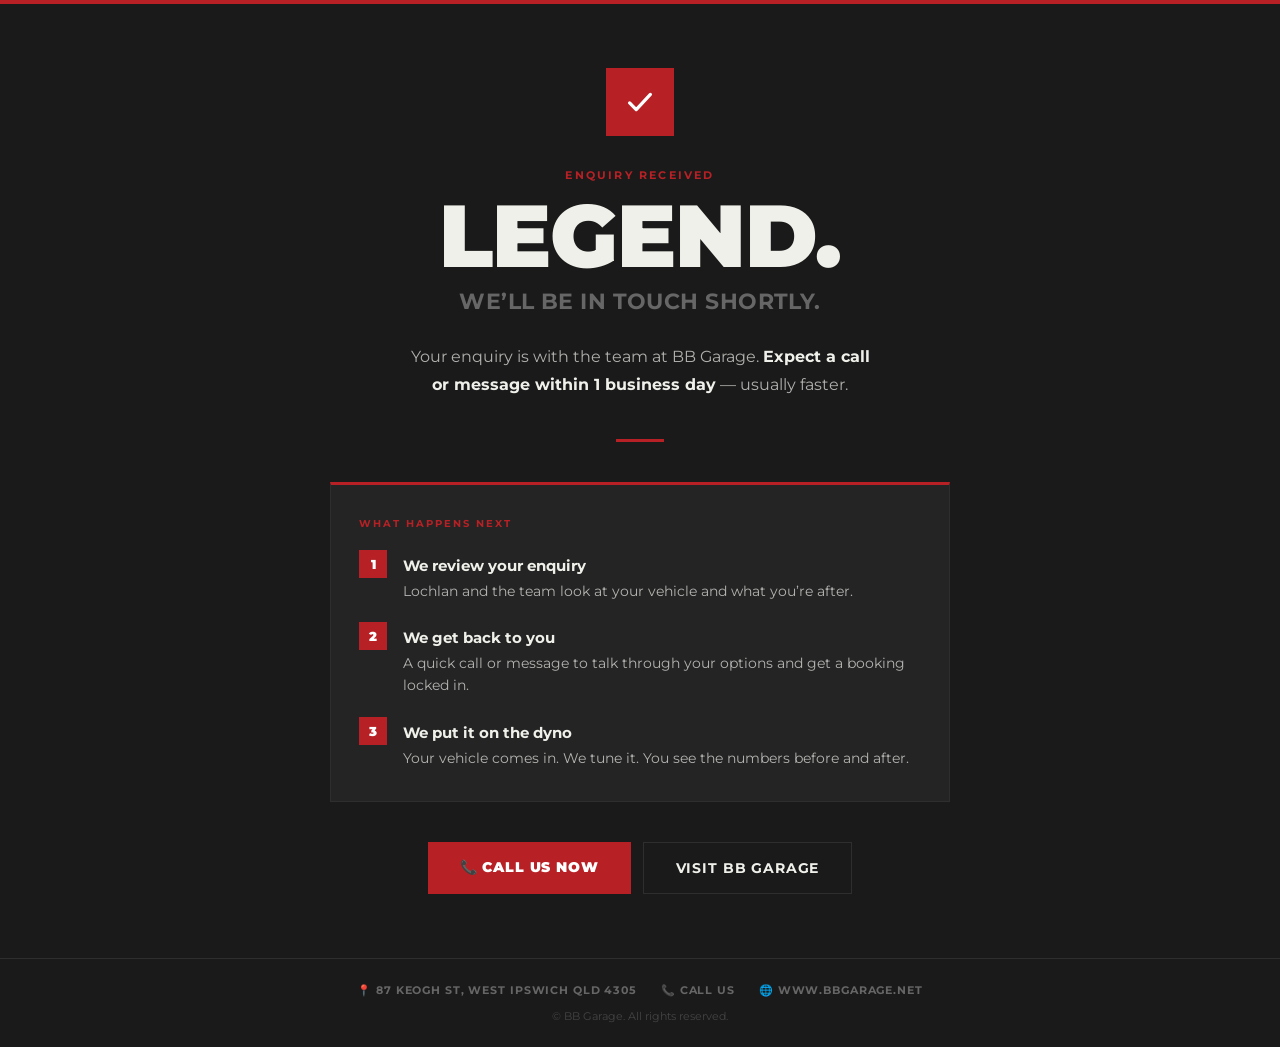
<file: thank-you/index.html>
<!DOCTYPE html>
<html lang="en">
<head>
  <meta charset="UTF-8">
  <meta name="viewport" content="width=device-width, initial-scale=1.0">
  <title>We&rsquo;ll Be In Touch &mdash; BB Garage</title>
  <meta name="robots" content="noindex, nofollow">

  <!-- Google Tag Manager -->
  <script>(function(w,d,s,l,i){w[l]=w[l]||[];w[l].push({'gtm.start':
  new Date().getTime(),event:'gtm.js'});var f=d.getElementsByTagName(s)[0],
  j=d.createElement(s),dl=l!='dataLayer'?'&l='+l:'';j.async=true;j.src=
  'https://www.googletagmanager.com/gtm.js?id='+i+dl;f.parentNode.insertBefore(j,f);
  })(window,document,'script','dataLayer','GTM-NTP5XHXN');</script>
  <!-- End Google Tag Manager -->

  <!-- TODO: Add Facebook Pixel here -->
  <!-- TODO: Add Google Analytics / GA4 here -->
  <!-- TODO: Fire Facebook Pixel Lead event here -->
  <!-- TODO: Fire GA4 conversion event here -->

  <link rel="preconnect" href="https://fonts.googleapis.com">
  <link rel="preconnect" href="https://fonts.gstatic.com" crossorigin>
  <link href="https://fonts.googleapis.com/css2?family=Montserrat:wght@400;500;600;700;800;900&display=swap" rel="stylesheet">

  <style>
    :root {
      --bb-red:        #B72125;
      --bb-red-dark:   #961a1e;
      --bb-dark:       #1A1A1A;
      --bb-offwhite:   #F0F0EB;
      --bb-white:      #FFFFFF;
      --bb-muted:      #666666;
      --bb-dark-border:#2E2E2E;
      --bb-panel:      #242424;
      --font:          'Montserrat', 'Arial Black', Arial, sans-serif;
    }

    *, *::before, *::after { box-sizing: border-box; margin: 0; padding: 0; }

    body {
      background: var(--bb-dark);
      color: var(--bb-offwhite);
      font-family: var(--font);
      min-height: 100vh;
      display: flex;
      flex-direction: column;
      -webkit-font-smoothing: antialiased;
    }

    /* ── HEADER STRIP ─────────────────────────────────────────────── */
    .header-strip {
      background: var(--bb-red);
      height: 4px;
    }

    /* ── MAIN ─────────────────────────────────────────────────────── */
    main {
      flex: 1;
      display: flex;
      align-items: center;
      justify-content: center;
      padding: 64px 24px;
    }

    .card {
      max-width: 620px;
      width: 100%;
      text-align: center;
    }

    /* ── ICON ─────────────────────────────────────────────────────── */
    .icon-wrap {
      width: 68px;
      height: 68px;
      background: var(--bb-red);
      margin: 0 auto 32px;
      display: flex;
      align-items: center;
      justify-content: center;
    }

    .icon-wrap svg {
      width: 34px;
      height: 34px;
    }

    /* ── HEADING ──────────────────────────────────────────────────── */
    .tag {
      font-family: var(--font);
      font-weight: 700;
      font-size: 11px;
      letter-spacing: 0.2em;
      text-transform: uppercase;
      color: var(--bb-red);
      margin-bottom: 12px;
    }

    h1 {
      font-family: var(--font);
      font-weight: 900;
      font-size: clamp(48px, 10vw, 88px);
      line-height: 0.95;
      text-transform: uppercase;
      letter-spacing: -0.01em;
      color: var(--bb-offwhite);
      margin-bottom: 10px;
    }

    .sub-heading {
      font-family: var(--font);
      font-weight: 700;
      font-size: clamp(16px, 3vw, 22px);
      text-transform: uppercase;
      letter-spacing: 0.02em;
      color: var(--bb-muted);
      margin-bottom: 28px;
    }

    .body-text {
      font-size: 16px;
      line-height: 1.75;
      color: rgba(240,240,235,0.7);
      margin-bottom: 40px;
      max-width: 460px;
      margin-left: auto;
      margin-right: auto;
    }

    .body-text strong {
      color: var(--bb-offwhite);
    }

    /* ── DIVIDER ──────────────────────────────────────────────────── */
    .divider {
      width: 48px;
      height: 3px;
      background: var(--bb-red);
      margin: 0 auto 40px;
    }

    /* ── WHAT HAPPENS NEXT ────────────────────────────────────────── */
    .next-steps {
      background: var(--bb-panel);
      border: 1px solid var(--bb-dark-border);
      border-top: 3px solid var(--bb-red);
      padding: 32px 28px;
      text-align: left;
      margin-bottom: 40px;
    }

    .next-steps-label {
      font-family: var(--font);
      font-weight: 700;
      font-size: 10px;
      letter-spacing: 0.2em;
      text-transform: uppercase;
      color: var(--bb-red);
      margin-bottom: 20px;
    }

    .steps-list {
      list-style: none;
      display: flex;
      flex-direction: column;
      gap: 20px;
    }

    .step {
      display: flex;
      align-items: flex-start;
      gap: 16px;
    }

    .step-num {
      flex-shrink: 0;
      width: 28px;
      height: 28px;
      background: var(--bb-red);
      color: var(--bb-white);
      font-family: var(--font);
      font-weight: 900;
      font-size: 13px;
      display: flex;
      align-items: center;
      justify-content: center;
    }

    .step-text {
      font-size: 14px;
      color: rgba(240,240,235,0.7);
      line-height: 1.6;
      padding-top: 4px;
    }

    .step-text strong {
      color: var(--bb-offwhite);
      display: block;
      font-size: 15px;
      font-weight: 700;
      margin-bottom: 2px;
    }

    /* ── CTA LINKS ────────────────────────────────────────────────── */
    .cta-group {
      display: flex;
      gap: 12px;
      justify-content: center;
      flex-wrap: wrap;
    }

    .btn-primary {
      display: inline-block;
      background: var(--bb-red);
      color: var(--bb-white);
      font-family: var(--font);
      font-weight: 900;
      font-size: 14px;
      letter-spacing: 0.06em;
      text-transform: uppercase;
      text-decoration: none;
      padding: 16px 32px;
      transition: background 0.15s;
    }

    .btn-primary:hover { background: var(--bb-red-dark); }

    .btn-ghost {
      display: inline-block;
      background: transparent;
      color: var(--bb-offwhite);
      font-family: var(--font);
      font-weight: 700;
      font-size: 14px;
      letter-spacing: 0.06em;
      text-transform: uppercase;
      text-decoration: none;
      padding: 16px 32px;
      border: 1px solid var(--bb-dark-border);
      transition: border-color 0.15s, color 0.15s;
    }

    .btn-ghost:hover {
      border-color: var(--bb-red);
      color: var(--bb-red);
    }

    /* ── FOOTER ───────────────────────────────────────────────────── */
    footer {
      background: var(--bb-dark);
      border-top: 1px solid var(--bb-dark-border);
      padding: 24px;
      text-align: center;
    }

    .footer-details {
      display: flex;
      justify-content: center;
      gap: 24px;
      flex-wrap: wrap;
      margin-bottom: 12px;
    }

    .footer-detail {
      font-family: var(--font);
      font-weight: 700;
      font-size: 11px;
      letter-spacing: 0.08em;
      text-transform: uppercase;
      color: var(--bb-muted);
      text-decoration: none;
      transition: color 0.15s;
    }

    .footer-detail:hover { color: var(--bb-red); }

    .footer-copy {
      font-size: 11px;
      color: #444;
    }

    @media (max-width: 480px) {
      .cta-group { flex-direction: column; }
      .btn-primary, .btn-ghost { text-align: center; }
    }
  </style>
</head>
<body>
  <!-- Google Tag Manager (noscript) -->
  <noscript><iframe src="https://www.googletagmanager.com/ns.html?id=GTM-NTP5XHXN"
  height="0" width="0" style="display:none;visibility:hidden"></iframe></noscript>
  <!-- End Google Tag Manager (noscript) -->

  <div class="header-strip"></div>

  <main>
    <div class="card">

      <div class="icon-wrap">
        <svg viewBox="0 0 36 36" fill="none" xmlns="http://www.w3.org/2000/svg">
          <path d="M7 19l7 7L29 10" stroke="#fff" stroke-width="3.5" stroke-linecap="round" stroke-linejoin="round"/>
        </svg>
      </div>

      <div class="tag">Enquiry Received</div>
      <h1>Legend.</h1>
      <p class="sub-heading">We&rsquo;ll be in touch shortly.</p>

      <p class="body-text">
        Your enquiry is with the team at BB Garage. <strong>Expect a call or message within 1 business day</strong> &mdash; usually faster.
      </p>

      <div class="divider"></div>

      <div class="next-steps">
        <div class="next-steps-label">What happens next</div>
        <ul class="steps-list">
          <li class="step">
            <div class="step-num">1</div>
            <div class="step-text">
              <strong>We review your enquiry</strong>
              Lochlan and the team look at your vehicle and what you&rsquo;re after.
            </div>
          </li>
          <li class="step">
            <div class="step-num">2</div>
            <div class="step-text">
              <strong>We get back to you</strong>
              A quick call or message to talk through your options and get a booking locked in.
            </div>
          </li>
          <li class="step">
            <div class="step-num">3</div>
            <div class="step-text">
              <strong>We put it on the dyno</strong>
              Your vehicle comes in. We tune it. You see the numbers before and after.
            </div>
          </li>
        </ul>
      </div>

      <div class="cta-group">
        <a href="tel:+61734664422" class="btn-primary">&#128222; Call Us Now</a>
        <a href="https://www.bbgarage.net" class="btn-ghost" target="_blank" rel="noopener">Visit BB Garage</a>
      </div>

    </div>
  </main>

  <footer>
    <div class="footer-details">
      <a href="https://maps.google.com/?q=87+Keogh+St+West+Ipswich+QLD" class="footer-detail" target="_blank" rel="noopener">&#128205; 87 Keogh St, West Ipswich QLD 4305</a>
      <a href="tel:+61734664422" class="footer-detail">&#128222; Call Us</a>
      <a href="https://www.bbgarage.net" class="footer-detail" target="_blank" rel="noopener">&#127760; www.bbgarage.net</a>
    </div>
    <p class="footer-copy">&copy; BB Garage. All rights reserved.</p>
  </footer>

</body>
</html>
</file>
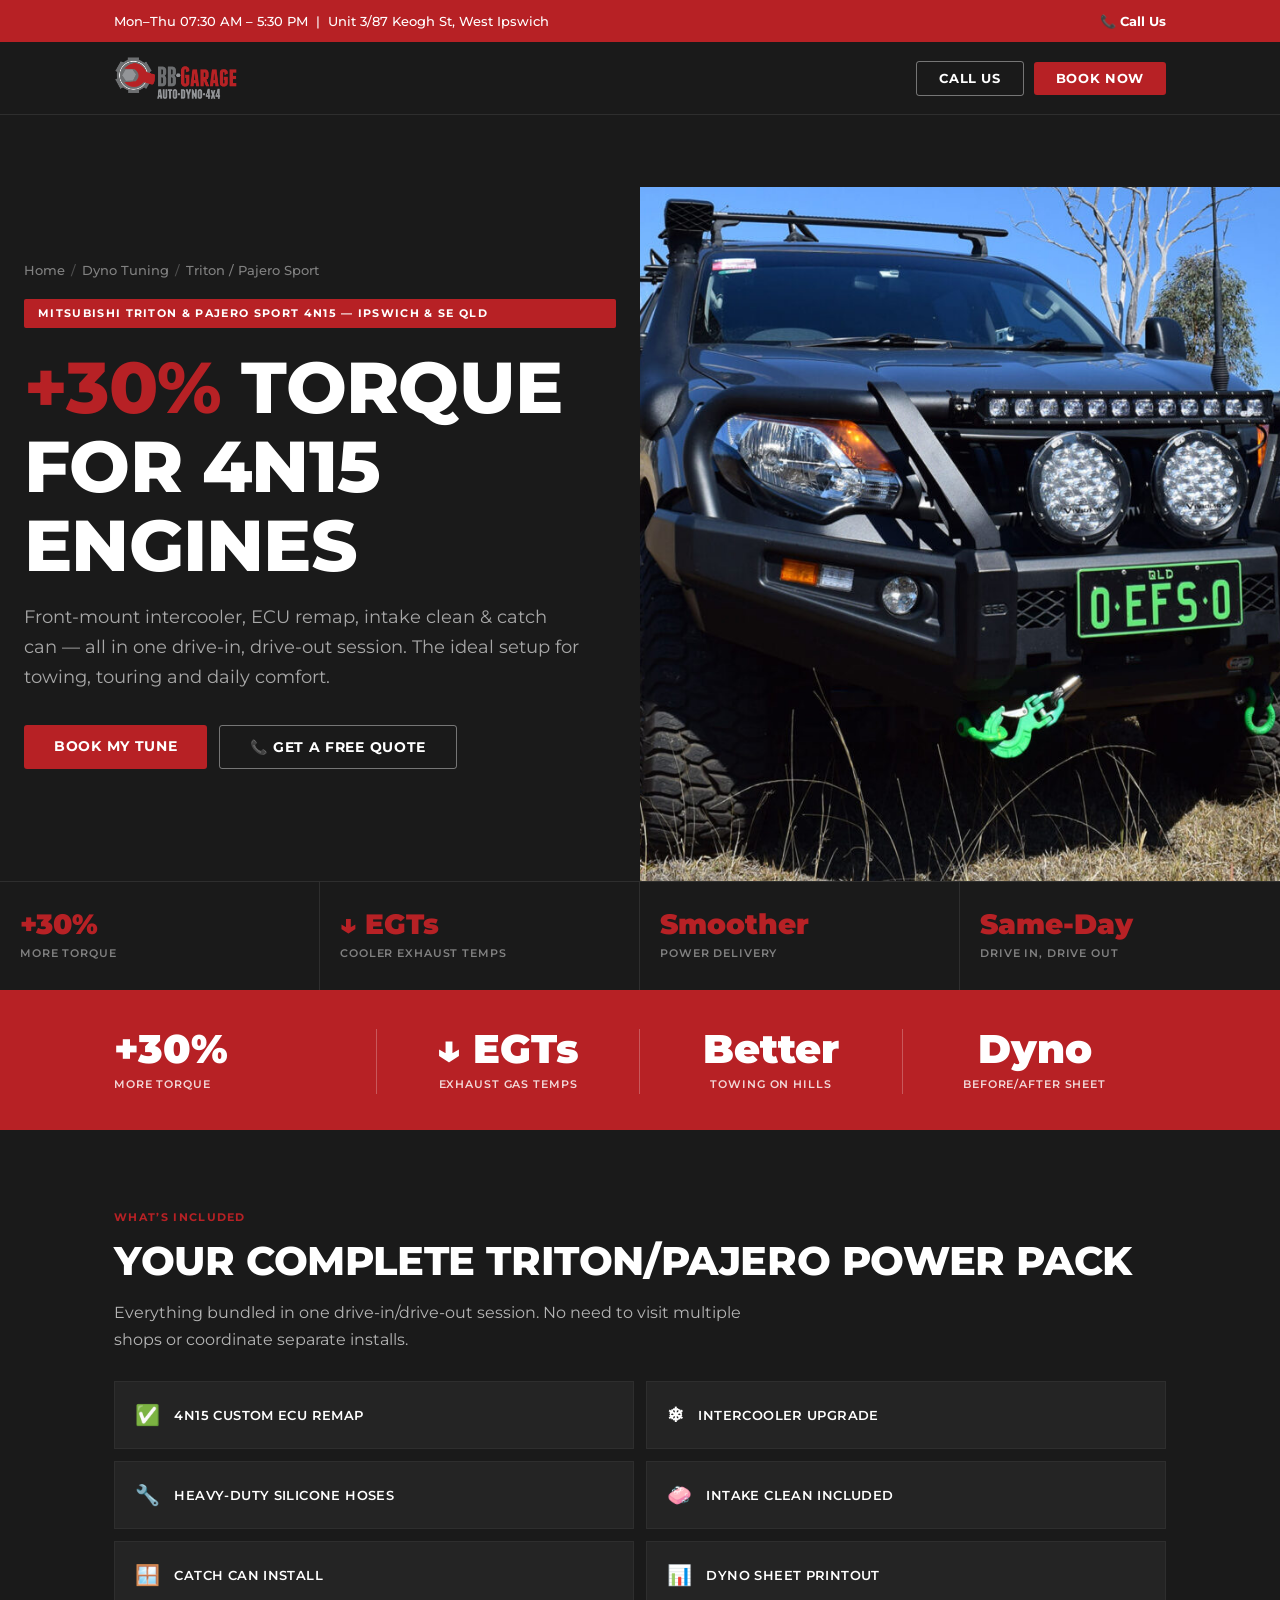
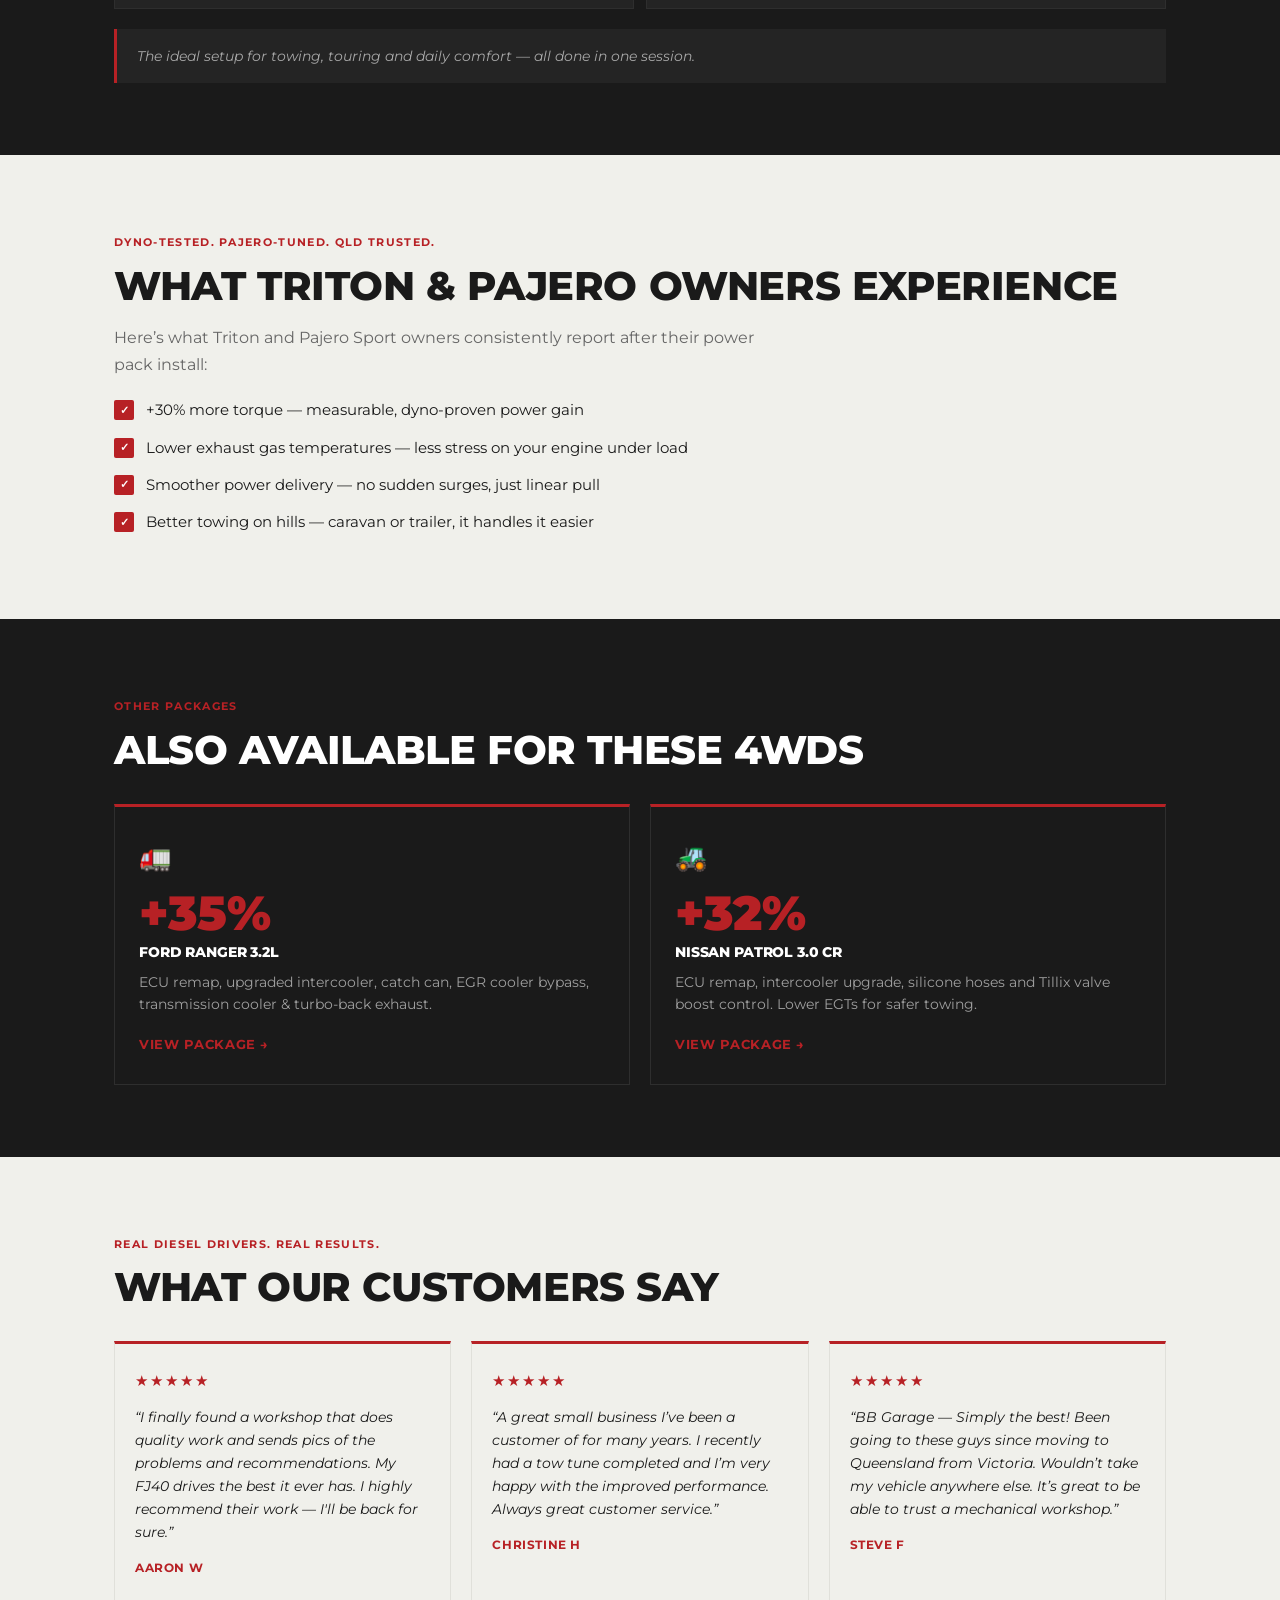
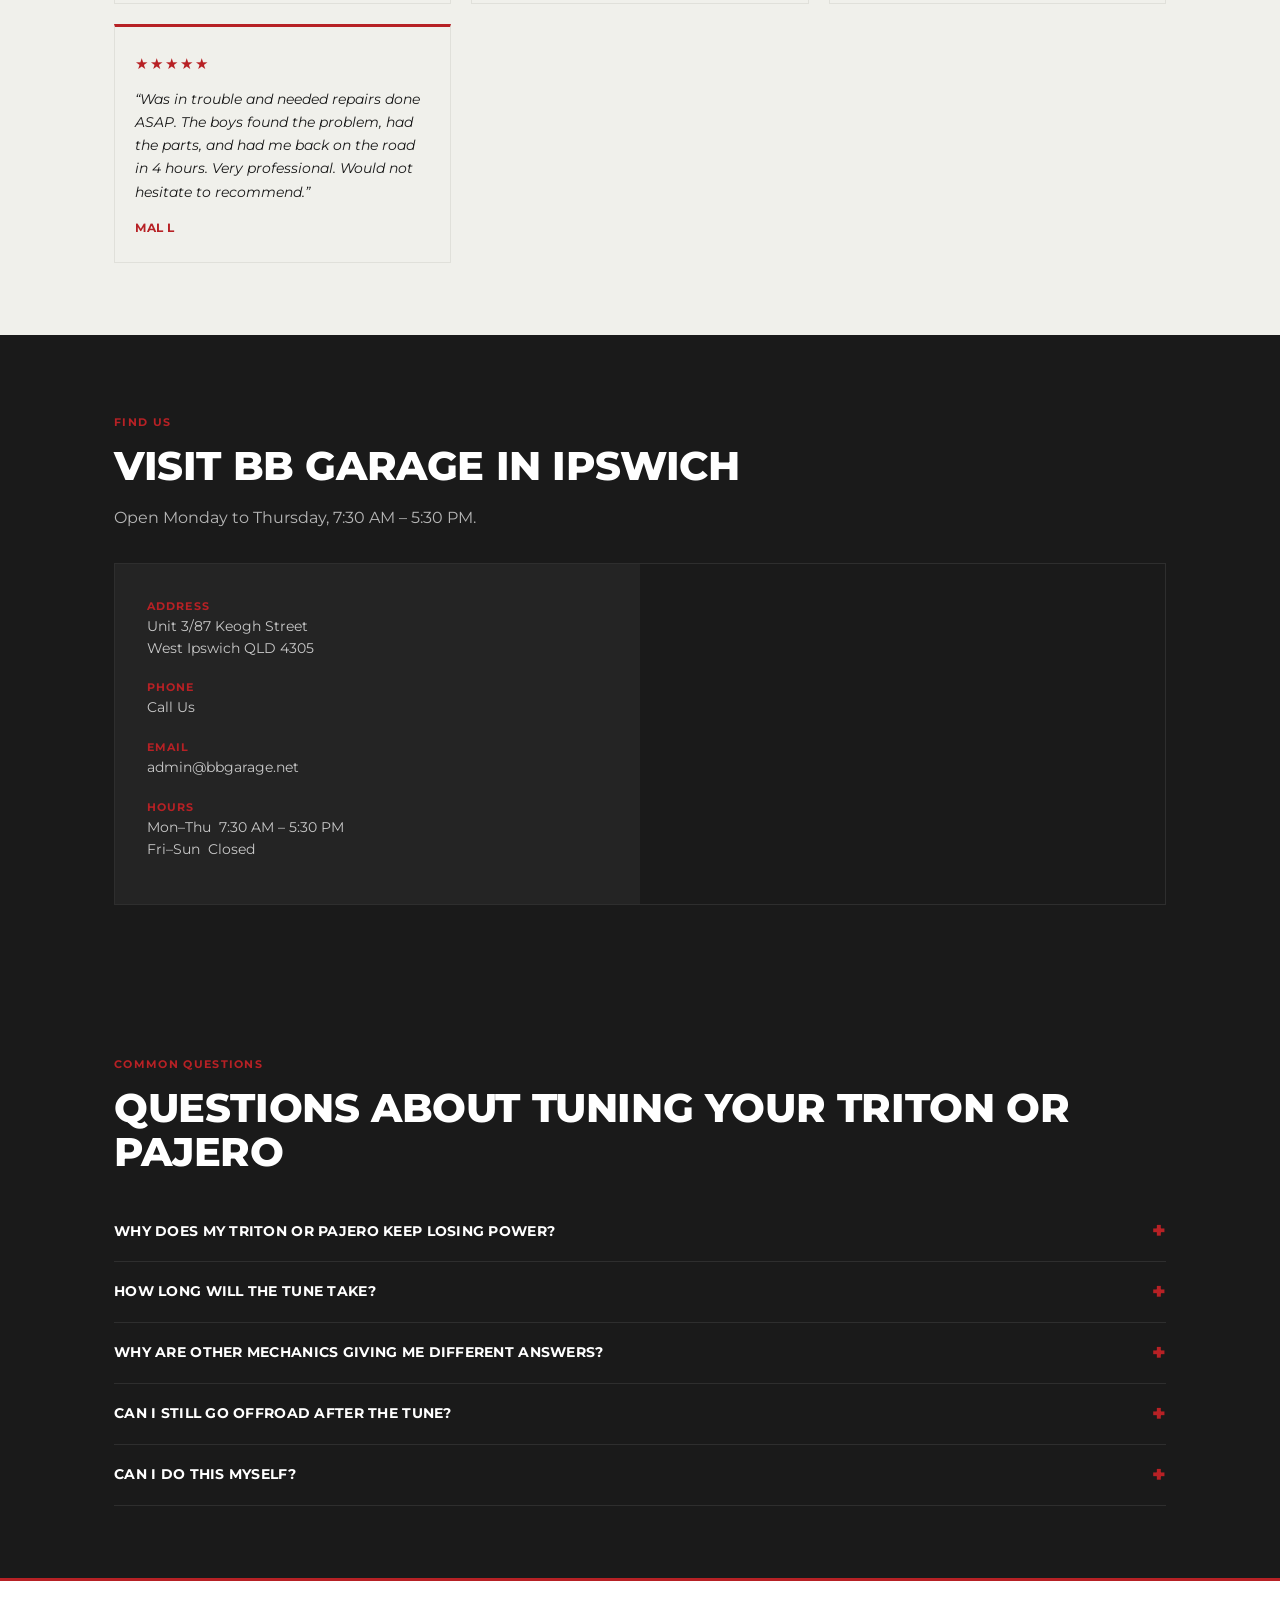
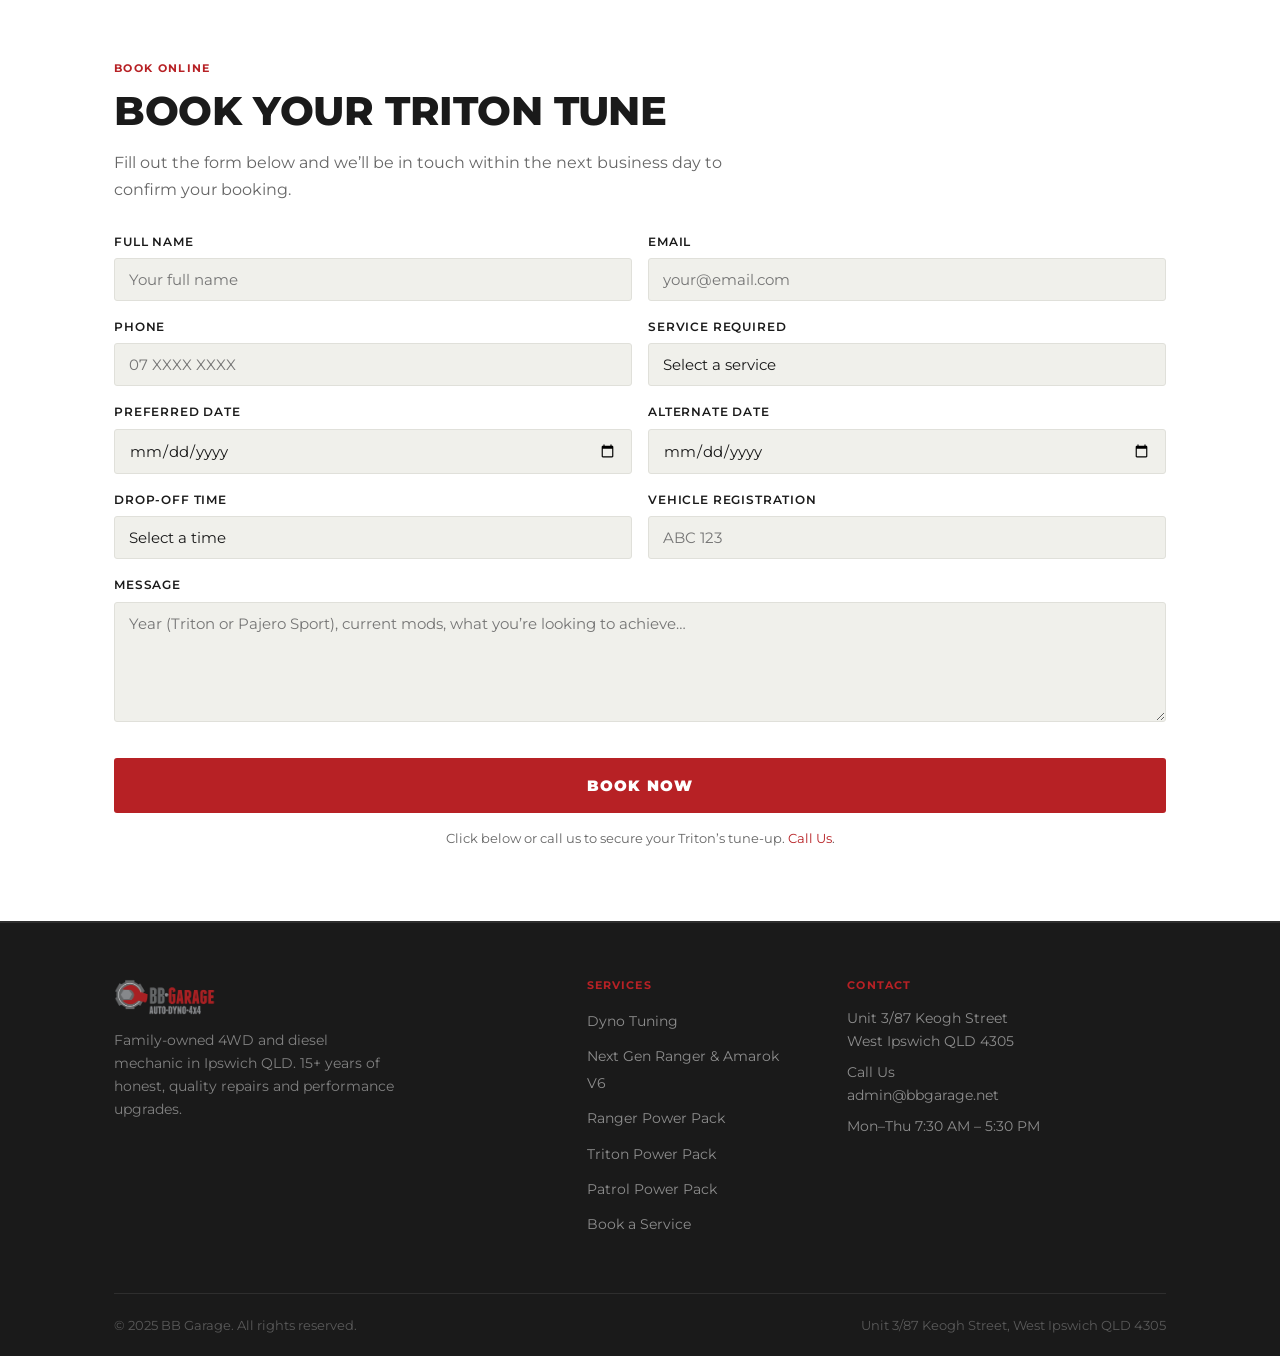
<file: triton-power-pack/index.html>
<!DOCTYPE html>
<html lang="en">
<head>
<meta charset="UTF-8">
<meta name="viewport" content="width=device-width, initial-scale=1">
<title>Triton 4N15 Stage 2 Power Pack | +30% Torque Dyno Tune | BB Garage Ipswich</title>
<meta name="description" content="ECU tune, intake clean, catch can &amp; intercooler install in one day for Mitsubishi Triton &amp; Pajero Sport. +30% torque. Dyno chart included. Ipswich QLD.">
<link rel="preconnect" href="https://fonts.googleapis.com">
<link rel="preconnect" href="https://fonts.gstatic.com" crossorigin>
<link href="https://fonts.googleapis.com/css2?family=Montserrat:wght@400;500;600;700;800;900&display=swap" rel="stylesheet">
<link rel="stylesheet" href="../style.css">
<!-- Google Tag Manager -->
<script>(function(w,d,s,l,i){w[l]=w[l]||[];w[l].push({'gtm.start':
new Date().getTime(),event:'gtm.js'});var f=d.getElementsByTagName(s)[0],
j=d.createElement(s),dl=l!='dataLayer'?'&l='+l:'';j.async=true;j.src=
'https://www.googletagmanager.com/gtm.js?id='+i+dl;f.parentNode.insertBefore(j,f);
})(window,document,'script','dataLayer','GTM-NTP5XHXN');</script>
<!-- End Google Tag Manager -->
</head>
<body>
<!-- Google Tag Manager (noscript) -->
<noscript><iframe src="https://www.googletagmanager.com/ns.html?id=GTM-NTP5XHXN"
height="0" width="0" style="display:none;visibility:hidden"></iframe></noscript>
<!-- End Google Tag Manager (noscript) -->

<!-- Topbar -->
<div class="topbar">
  <div class="container">
    <span>Mon&ndash;Thu 07:30 AM &ndash; 5:30 PM &nbsp;|&nbsp; Unit 3/87 Keogh St, West Ipswich</span>
    <a href="tel:+61734664422">&#128222; Call Us</a>
  </div>
</div>

<!-- Header -->
<header class="site-header">
  <div class="container">
    <a href="/" class="logo"><img src="../images/BB-Garage-Logos_Rev-Black02_Landscape-1.png" alt="BB Garage logo" class="logo-img"></a>
    <div class="nav-ctas">
      <a href="tel:+61734664422" class="btn btn--outline">Call Us</a>
      <a href="#book" class="btn btn--red">Book Now</a>
    </div>
  </div>
</header>

<!-- Hero -->
<section class="hero">
  <div class="hero-inner">
    <div class="container">
    <div class="breadcrumb">
      <a href="/">Home</a><span>/</span><a href="/dyno-tuning">Dyno Tuning</a><span>/</span>Triton / Pajero Sport
    </div>
    <div class="hero-eyebrow">Mitsubishi Triton &amp; Pajero Sport 4N15 &mdash; Ipswich &amp; SE QLD</div>
    <h1><span class="accent">+30%</span> Torque for 4N15 Engines</h1>
    <p class="hero-subtitle">Front-mount intercooler, ECU remap, intake clean &amp; catch can &mdash; all in one drive-in, drive-out session. The ideal setup for towing, touring and daily comfort.</p>
    <div class="hero-ctas">
      <a href="#book" class="btn btn--red btn-lg">Book My Tune</a>
      <a href="tel:+61734664422" class="btn btn--outline btn-lg">&#128222; Get a Free Quote</a>
    </div>
  </div>
  <div class="hero-photo">
    <img src="../images/Picture-7.jpg" alt="Mitsubishi Triton 4WD with bull bar — power pack tune at BB Garage Ipswich" loading="eager">
  </div>
  </div>
  <div class="hero-stats">
    <div class="hero-stat">
      <div class="hero-stat-number">+30%</div>
      <div class="hero-stat-label">More Torque</div>
    </div>
    <div class="hero-stat">
      <div class="hero-stat-number">&#8595; EGTs</div>
      <div class="hero-stat-label">Cooler Exhaust Temps</div>
    </div>
    <div class="hero-stat">
      <div class="hero-stat-number">Smoother</div>
      <div class="hero-stat-label">Power Delivery</div>
    </div>
    <div class="hero-stat">
      <div class="hero-stat-number">Same-Day</div>
      <div class="hero-stat-label">Drive In, Drive Out</div>
    </div>
  </div>
</section>

<!-- Results bar -->
<div class="results-bar">
  <div class="container">
    <div class="results-bar-item">
      <div class="results-bar-number">+30%</div>
      <div class="results-bar-label">More Torque</div>
    </div>
    <div class="results-bar-item">
      <div class="results-bar-number">&#8595; EGTs</div>
      <div class="results-bar-label">Exhaust Gas Temps</div>
    </div>
    <div class="results-bar-item">
      <div class="results-bar-number">Better</div>
      <div class="results-bar-label">Towing on Hills</div>
    </div>
    <div class="results-bar-item">
      <div class="results-bar-number">Dyno</div>
      <div class="results-bar-label">Before/After Sheet</div>
    </div>
  </div>
</div>

<!-- What's Included -->
<section class="section section--dark">
  <div class="container">
    <div class="section-label">What&rsquo;s Included</div>
    <h2>Your Complete Triton/Pajero Power Pack</h2>
    <p class="section-intro">Everything bundled in one drive-in/drive-out session. No need to visit multiple shops or coordinate separate installs.</p>
    <div class="pack-grid">
      <div class="pack-item"><span class="pack-item-icon">&#9989;</span>4N15 Custom ECU Remap</div>
      <div class="pack-item"><span class="pack-item-icon">&#10052;</span>Intercooler Upgrade</div>
      <div class="pack-item"><span class="pack-item-icon">&#128295;</span>Heavy-Duty Silicone Hoses</div>
      <div class="pack-item"><span class="pack-item-icon">&#129532;</span>Intake Clean Included</div>
      <div class="pack-item"><span class="pack-item-icon">&#129695;</span>Catch Can Install</div>
      <div class="pack-item"><span class="pack-item-icon">&#128202;</span>Dyno Sheet Printout</div>
    </div>
    <div class="pack-note">The ideal setup for towing, touring and daily comfort &mdash; all done in one session.</div>
  </div>
</section>

<!-- What Owners Experience -->
<section class="section section--light">
  <div class="container">
    <div class="section-label">Dyno-Tested. Pajero-Tuned. QLD Trusted.</div>
    <h2>What Triton &amp; Pajero Owners Experience</h2>
    <p class="section-intro">Here&rsquo;s what Triton and Pajero Sport owners consistently report after their power pack install:</p>
    <ul class="checklist">
      <li>+30% more torque &mdash; measurable, dyno-proven power gain</li>
      <li>Lower exhaust gas temperatures &mdash; less stress on your engine under load</li>
      <li>Smoother power delivery &mdash; no sudden surges, just linear pull</li>
      <li>Better towing on hills &mdash; caravan or trailer, it handles it easier</li>
    </ul>
  </div>
</section>

<!-- Other Packages -->
<section class="section section--dark">
  <div class="container">
    <div class="section-label">Other Packages</div>
    <h2>Also Available for These 4WDs</h2>
    <div class="cards-grid cards-grid--2">
      <div class="package-card">
        <div class="package-card-icon">&#128667;</div>
        <div class="package-card-gain">+35%</div>
        <h3>Ford Ranger 3.2L</h3>
        <p>ECU remap, upgraded intercooler, catch can, EGR cooler bypass, transmission cooler &amp; turbo-back exhaust.</p>
        <a href="/ranger-power-pack" class="package-card-link">View Package &rarr;</a>
      </div>
      <div class="package-card">
        <div class="package-card-icon">&#128668;</div>
        <div class="package-card-gain">+32%</div>
        <h3>Nissan Patrol 3.0 CR</h3>
        <p>ECU remap, intercooler upgrade, silicone hoses and Tillix valve boost control. Lower EGTs for safer towing.</p>
        <a href="/patrol-power-pack" class="package-card-link">View Package &rarr;</a>
      </div>
    </div>
  </div>
</section>

<!-- Reviews -->
<section class="section section--light">
  <div class="container">
    <div class="section-label">Real Diesel Drivers. Real Results.</div>
    <h2>What Our Customers Say</h2>
    <div class="reviews-grid">
      <div class="review-card">
        <div class="review-stars">&#9733;&#9733;&#9733;&#9733;&#9733;</div>
        <p class="review-quote">&ldquo;I finally found a workshop that does quality work and sends pics of the problems and recommendations. My FJ40 drives the best it ever has. I highly recommend their work &mdash; I'll be back for sure.&rdquo;</p>
        <div class="review-author">Aaron W</div>
      </div>
      <div class="review-card">
        <div class="review-stars">&#9733;&#9733;&#9733;&#9733;&#9733;</div>
        <p class="review-quote">&ldquo;A great small business I&rsquo;ve been a customer of for many years. I recently had a tow tune completed and I&rsquo;m very happy with the improved performance. Always great customer service.&rdquo;</p>
        <div class="review-author">Christine H</div>
      </div>
      <div class="review-card">
        <div class="review-stars">&#9733;&#9733;&#9733;&#9733;&#9733;</div>
        <p class="review-quote">&ldquo;BB Garage &mdash; Simply the best! Been going to these guys since moving to Queensland from Victoria. Wouldn&rsquo;t take my vehicle anywhere else. It&rsquo;s great to be able to trust a mechanical workshop.&rdquo;</p>
        <div class="review-author">Steve F</div>
      </div>
      <div class="review-card">
        <div class="review-stars">&#9733;&#9733;&#9733;&#9733;&#9733;</div>
        <p class="review-quote">&ldquo;Was in trouble and needed repairs done ASAP. The boys found the problem, had the parts, and had me back on the road in 4 hours. Very professional. Would not hesitate to recommend.&rdquo;</p>
        <div class="review-author">Mal L</div>
      </div>
    </div>
  </div>
</section>

<!-- Location -->
<section class="section section--dark">
  <div class="container">
    <div class="section-label">Find Us</div>
    <h2>Visit BB Garage in Ipswich</h2>
    <p class="section-intro">Open Monday to Thursday, 7:30 AM &ndash; 5:30 PM.</p>
    <div class="location-grid">
      <div class="location-info">
        <div class="location-info-item">
          <h4>Address</h4>
          <p>Unit 3/87 Keogh Street<br>West Ipswich QLD 4305</p>
        </div>
        <div class="location-info-item">
          <h4>Phone</h4>
          <p><a href="tel:+61734664422">Call Us</a></p>
        </div>
        <div class="location-info-item">
          <h4>Email</h4>
          <p><a href="mailto:admin@bbgarage.net">admin@bbgarage.net</a></p>
        </div>
        <div class="location-info-item">
          <h4>Hours</h4>
          <p>Mon&ndash;Thu &nbsp;7:30 AM &ndash; 5:30 PM<br>Fri&ndash;Sun &nbsp;Closed</p>
        </div>
      </div>
      <div class="location-map">
        <iframe
          src="https://maps.google.com/maps?q=BB+Garage+UNIT+3%2F87+Keogh+St%2C+West+Ipswich+QLD+4305&t=m&z=16&output=embed&iwloc=near"
          allowfullscreen
          loading="lazy"
          title="BB Garage location map">
        </iframe>
      </div>
    </div>
  </div>
</section>

<!-- FAQ -->
<section class="section section--dark">
  <div class="container">
    <div class="section-label">Common Questions</div>
    <h2>Questions About Tuning Your Triton or Pajero</h2>
    <div class="faq-list">
      <div class="faq-item">
        <div class="faq-question" onclick="toggleFaq(this)">
          <span>Why does my Triton or Pajero keep losing power?</span>
          <span class="faq-toggle">+</span>
        </div>
        <div class="faq-answer">Often clogged fuel filters, turbo issues, or dirty sensors. Our diesel diagnostics team will pinpoint the problem fast and explain exactly what&rsquo;s happening before touching anything.</div>
      </div>
      <div class="faq-item">
        <div class="faq-question" onclick="toggleFaq(this)">
          <span>How long will the tune take?</span>
          <span class="faq-toggle">+</span>
        </div>
        <div class="faq-answer">The full Triton/Pajero power pack is completed same-day &mdash; drive in, drive out. We&rsquo;ll have you back on the road with a before/after dyno printout in hand.</div>
      </div>
      <div class="faq-item">
        <div class="faq-question" onclick="toggleFaq(this)">
          <span>Why are other mechanics giving me different answers?</span>
          <span class="faq-toggle">+</span>
        </div>
        <div class="faq-answer">Big shops often rush assessments. At BB Garage, we take the time to properly inspect and explain &mdash; so you can make an informed decision without any pressure.</div>
      </div>
      <div class="faq-item">
        <div class="faq-question" onclick="toggleFaq(this)">
          <span>Can I still go offroad after the tune?</span>
          <span class="faq-toggle">+</span>
        </div>
        <div class="faq-answer">Absolutely &mdash; we specialise in setups that enhance offroad ability, not compromise it. Everything we install is tested and tuned for real-world conditions.</div>
      </div>
      <div class="faq-item">
        <div class="faq-question" onclick="toggleFaq(this)">
          <span>Can I do this myself?</span>
          <span class="faq-toggle">+</span>
        </div>
        <div class="faq-answer">YouTube won&rsquo;t help with high-pressure fuel systems or electronic diagnostics. Leave the tricky stuff to the pros &mdash; it&rsquo;s cheaper in the long run.</div>
      </div>
    </div>
  </div>
</section>

<!-- Booking Form -->
<section id="book" class="section section--white booking-form">
  <div class="container">
    <div class="section-label">Book Online</div>
    <h2>Book Your Triton Tune</h2>
    <p class="section-intro">Fill out the form below and we&rsquo;ll be in touch within the next business day to confirm your booking.</p>
    <form class="form-grid" action="#" method="post">
      <div class="field">
        <label for="full-name">Full Name</label>
        <input type="text" id="full-name" name="full_name" placeholder="Your full name" required>
      </div>
      <div class="field">
        <label for="email">Email</label>
        <input type="email" id="email" name="email" placeholder="your@email.com" required>
      </div>
      <div class="field">
        <label for="phone">Phone</label>
        <input type="tel" id="phone" name="phone" placeholder="07 XXXX XXXX" required>
      </div>
      <div class="field">
        <label for="service">Service Required</label>
        <select id="service" name="service" required>
          <option value="" disabled selected>Select a service</option>
          <option>Logbook Service</option>
          <option>Diagnostic Time</option>
          <option>Maintenance</option>
          <option>Repairs</option>
          <option>Dyno Tuning</option>
        </select>
      </div>
      <div class="field">
        <label for="pref-date">Preferred Date</label>
        <input type="date" id="pref-date" name="pref_date">
      </div>
      <div class="field">
        <label for="alt-date">Alternate Date</label>
        <input type="date" id="alt-date" name="alt_date">
      </div>
      <div class="field">
        <label for="dropoff-time">Drop-off Time</label>
        <select id="dropoff-time" name="dropoff_time">
          <option value="" disabled selected>Select a time</option>
          <option>8:00 AM &ndash; 12:30 PM</option>
          <option>12:30 PM &ndash; 3:30 PM</option>
        </select>
      </div>
      <div class="field">
        <label for="rego">Vehicle Registration</label>
        <input type="text" id="rego" name="rego" placeholder="ABC 123">
      </div>
      <div class="field field-full">
        <label for="message">Message</label>
        <textarea id="message" name="message" placeholder="Year (Triton or Pajero Sport), current mods, what you&rsquo;re looking to achieve&hellip;"></textarea>
      </div>
      <div class="field-full form-submit">
        <button type="submit">Book Now</button>
        <p class="form-note">Click below or call us to secure your Triton&rsquo;s tune-up. <a href="tel:+61734664422" style="color:var(--bb-red);">Call Us</a>.</p>
      </div>
    </form>
  </div>
</section>

<!-- Footer -->
<footer class="site-footer">
  <div class="container">
    <div class="footer-grid">
      <div class="footer-brand">
        <a href="/"><img src="../images/BB-Garage-Logos_Rev-Black02_Landscape-1.png" alt="BB Garage" class="footer-logo-img"></a>
        <p>Family-owned 4WD and diesel mechanic in Ipswich QLD. 15+ years of honest, quality repairs and performance upgrades.</p>
      </div>
      <div class="footer-col">
        <h4>Services</h4>
        <ul>
          <li><a href="/dyno-tuning">Dyno Tuning</a></li>
          <li><a href="/next-gen-ranger-v6">Next Gen Ranger &amp; Amarok V6</a></li>
          <li><a href="/ranger-power-pack">Ranger Power Pack</a></li>
          <li><a href="/triton-power-pack">Triton Power Pack</a></li>
          <li><a href="/patrol-power-pack">Patrol Power Pack</a></li>
          <li><a href="/#book">Book a Service</a></li>
        </ul>
      </div>
      <div class="footer-col">
        <h4>Contact</h4>
        <p>Unit 3/87 Keogh Street<br>West Ipswich QLD 4305</p>
        <p style="margin-top:8px;"><a href="tel:+61734664422">Call Us</a></p>
        <p><a href="mailto:admin@bbgarage.net">admin@bbgarage.net</a></p>
        <p style="margin-top:8px;">Mon&ndash;Thu 7:30 AM &ndash; 5:30 PM</p>
      </div>
    </div>
    <div class="footer-bottom">
      <span>&copy; 2025 BB Garage. All rights reserved.</span>
      <span>Unit 3/87 Keogh Street, West Ipswich QLD 4305</span>
    </div>
  </div>
</footer>

<script>
function toggleFaq(questionEl) {
  var item = questionEl.parentElement;
  item.classList.toggle('open');
}

(function () {
  var form = document.querySelector('.form-grid');
  if (!form) return;
  var SUPA_URL = 'https://prqbvbhuwfpdkkrkqizj.supabase.co';
  var SUPA_KEY = 'eyJhbGciOiJIUzI1NiIsInR5cCI6IkpXVCJ9.eyJpc3MiOiJzdXBhYmFzZSIsInJlZiI6InBycWJ2Ymh1d2ZwZGtrcmtxaXpqIiwicm9sZSI6ImFub24iLCJpYXQiOjE3NzY5OTA1MzQsImV4cCI6MjA5MjU2NjUzNH0.Io5IHsyp23yThoyZD7Ccs4UygTtwx_0rIRTlnS3pYZQ';

  form.addEventListener('submit', async function (e) {
    e.preventDefault();
    var btn = form.querySelector('button[type="submit"]');
    var orig = btn.textContent;
    btn.textContent = 'Sending…';
    btn.disabled = true;
    var errEl = form.querySelector('.form-error');
    if (errEl) errEl.remove();

    var data = {
      customer_name:  form.querySelector('[name="full_name"]').value.trim(),
      customer_email: form.querySelector('[name="email"]').value.trim(),
      customer_phone: form.querySelector('[name="phone"]').value.trim(),
      service_type:   form.querySelector('[name="service"]').value,
      preferred_date: form.querySelector('[name="pref_date"]').value || null,
      alt_date:       form.querySelector('[name="alt_date"]').value || null,
      preferred_time: form.querySelector('[name="dropoff_time"]').value || null,
      registration:   form.querySelector('[name="rego"]').value.trim() || null,
      notes:          form.querySelector('[name="message"]').value.trim() || null,
      source_page:    window.location.pathname,
    };

    try {
      var res = await fetch(SUPA_URL + '/rest/v1/bb_garage_bookings', {
        method: 'POST',
        headers: {
          'Content-Type':  'application/json',
          'apikey':         SUPA_KEY,
          'Authorization': 'Bearer ' + SUPA_KEY,
          'Prefer':         'return=minimal',
        },
        body: JSON.stringify(data),
      });
      if (!res.ok) throw new Error(res.status);
      if (window.dataLayer) window.dataLayer.push({ event: 'booking_conversion' });
      var first = data.customer_name.split(' ')[0];
      var sec = form.closest('section');
      if (sec) {
        sec.innerHTML = '<div class="container"><div class="form-success">'
          + '<h3>Booking Request Received!</h3>'
          + '<p>Thanks ' + first + '. We’ll be in touch within one business day to confirm your booking. Check your inbox for a confirmation email.</p>'
          + '<p style="margin-top:1rem;">Need to reach us sooner? <a href="tel:+61734664422" style="color:var(--bb-red);">Call us on 07 3466 4422</a>.</p>'
          + '</div></div>';
      }
    } catch (_) {
      btn.textContent = orig;
      btn.disabled = false;
      var p = document.createElement('p');
      p.className = 'form-error';
      p.textContent = 'Something went wrong. Please try again or call us on 07 3466 4422.';
      form.querySelector('.form-submit').insertBefore(p, btn);
    }
  });
}());
</script>
</body>
</html>
</file>
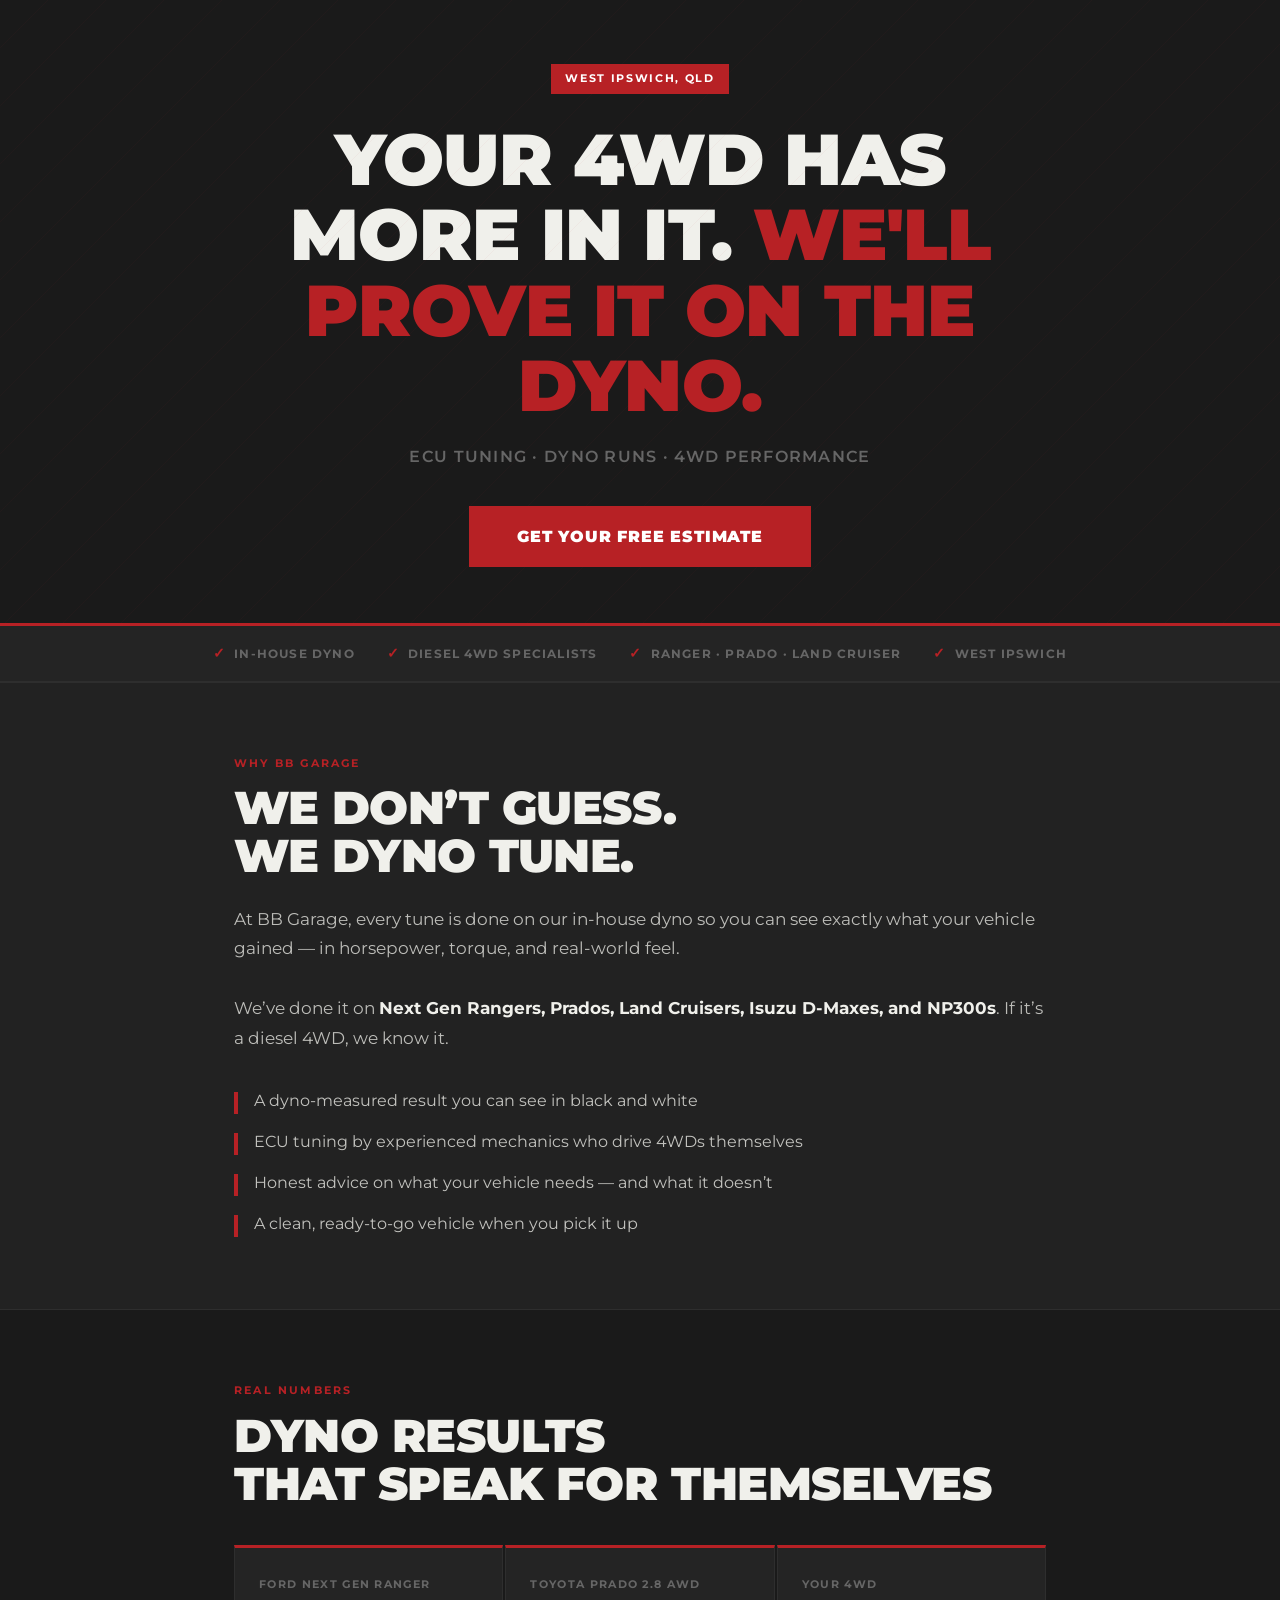
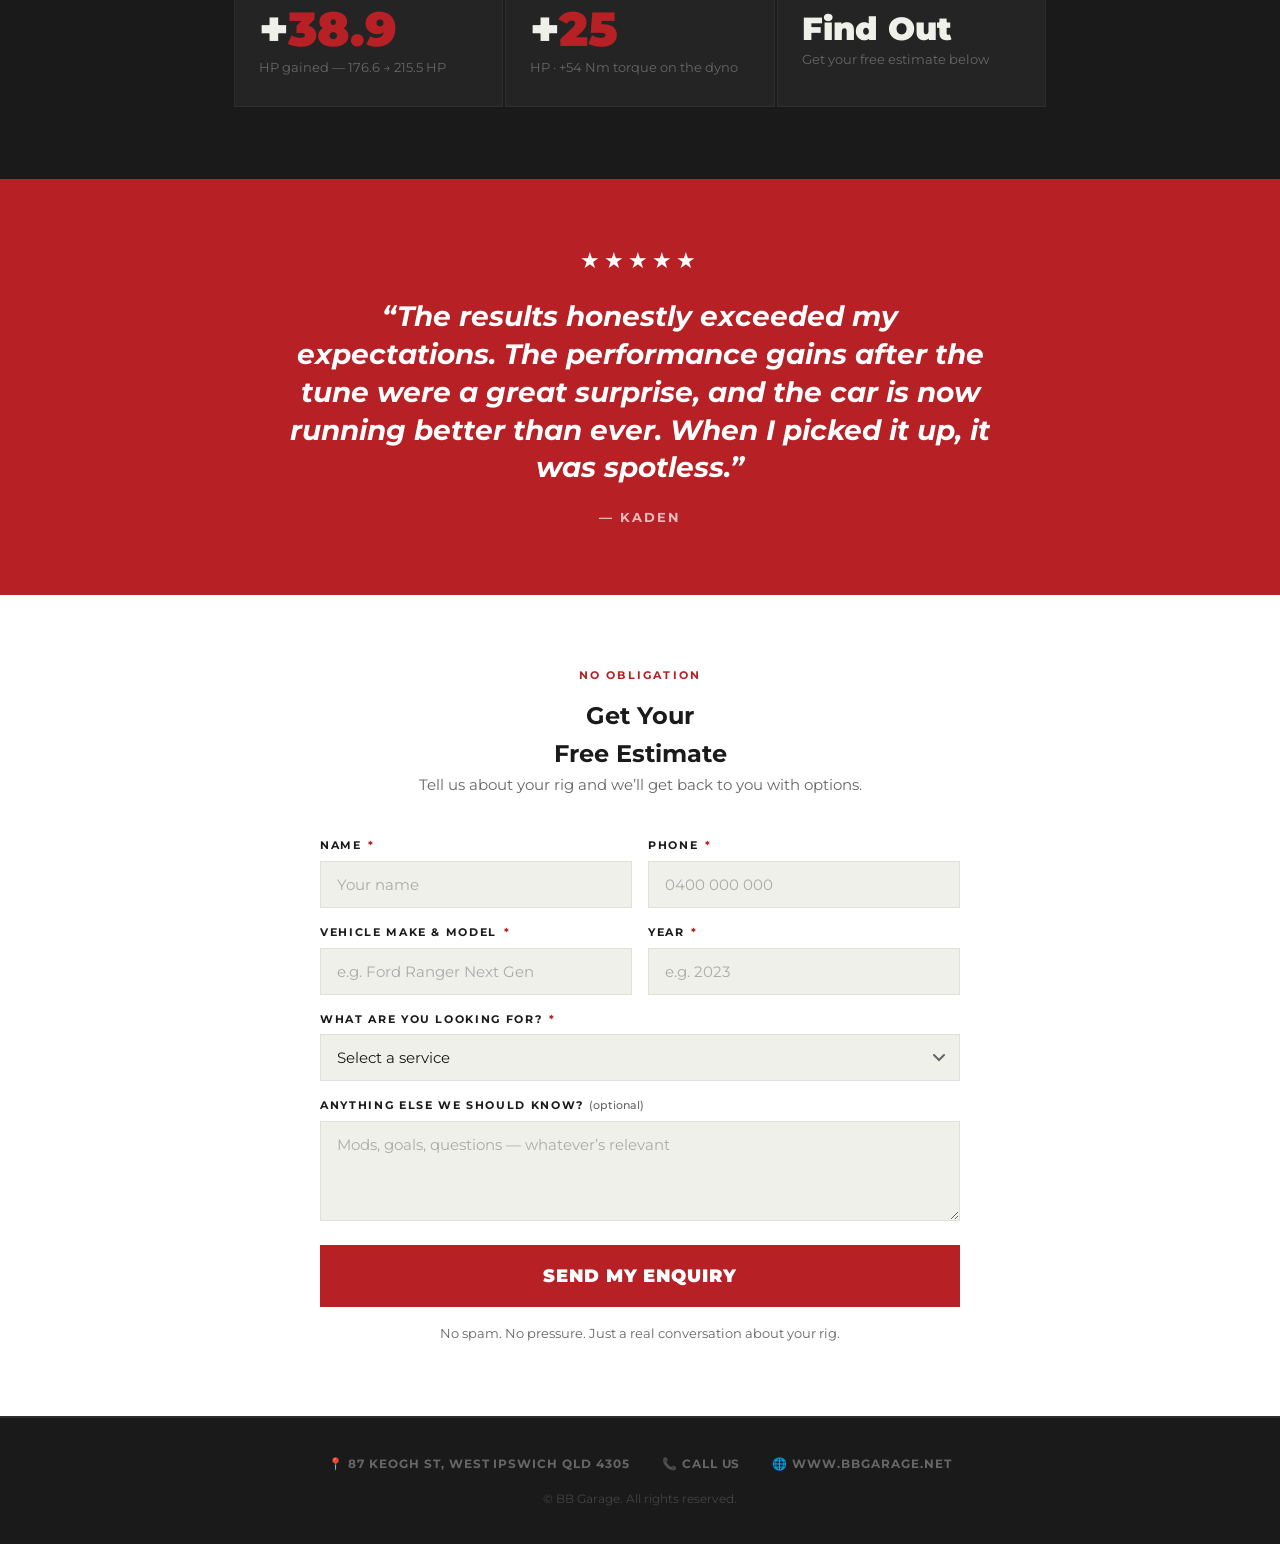
<file: ecu-tuning.html>
<!DOCTYPE html>
<html lang="en">
<head>
  <meta charset="UTF-8">
  <meta name="viewport" content="width=device-width, initial-scale=1.0">
  <title>ECU Tuning &amp; 4WD Performance — BB Garage West Ipswich</title>
  <meta name="description" content="Dyno-proven ECU tuning for diesel 4WDs in West Ipswich. Next Gen Rangers, Prados, Land Cruisers. See the numbers. Book your free estimate.">
  <meta name="robots" content="noindex">

  <!-- TODO: Add Facebook Pixel here -->
  <!-- TODO: Add Google Analytics / GA4 here -->

  <link rel="preconnect" href="https://fonts.googleapis.com">
  <link rel="preconnect" href="https://fonts.gstatic.com" crossorigin>
  <link href="https://fonts.googleapis.com/css2?family=Montserrat:wght@400;500;600;700;800;900&display=swap" rel="stylesheet">

  <style>
    :root {
      --bb-red:        #B72125;
      --bb-red-dark:   #961a1e;
      --bb-dark:       #1A1A1A;
      --bb-offwhite:   #F0F0EB;
      --bb-white:      #FFFFFF;
      --bb-muted:      #666666;
      --bb-border:     #E0E0DA;
      --bb-dark-border:#2E2E2E;
      --bb-panel:      #242424;
      --font:          'Montserrat', 'Arial Black', Arial, sans-serif;
    }

    *, *::before, *::after { box-sizing: border-box; margin: 0; padding: 0; }

    html { scroll-behavior: smooth; }

    body {
      background: var(--bb-dark);
      color: var(--bb-offwhite);
      font-family: var(--font);
      font-size: 16px;
      line-height: 1.6;
      -webkit-font-smoothing: antialiased;
    }

    /* ── HERO ─────────────────────────────────────────────────────── */
    .hero {
      background: var(--bb-dark);
      border-bottom: 3px solid var(--bb-red);
      padding: 64px 24px 56px;
      text-align: center;
      position: relative;
      overflow: hidden;
    }

    .hero::before {
      content: '';
      position: absolute;
      inset: 0;
      background: repeating-linear-gradient(
        -45deg,
        transparent,
        transparent 40px,
        rgba(183,33,37,0.04) 40px,
        rgba(183,33,37,0.04) 41px
      );
      pointer-events: none;
    }

    .hero-eyebrow {
      display: inline-block;
      background: var(--bb-red);
      color: var(--bb-white);
      font-family: var(--font);
      font-weight: 700;
      font-size: 11px;
      letter-spacing: 0.15em;
      text-transform: uppercase;
      padding: 6px 14px;
      margin-bottom: 28px;
    }

    .hero h1 {
      font-family: var(--font);
      font-weight: 900;
      font-size: clamp(36px, 7vw, 72px);
      line-height: 1.05;
      text-transform: uppercase;
      letter-spacing: -0.01em;
      color: var(--bb-offwhite);
      max-width: 860px;
      margin: 0 auto 20px;
    }

    .hero h1 span {
      color: var(--bb-red);
    }

    .hero-sub {
      font-family: var(--font);
      font-weight: 600;
      font-size: clamp(13px, 2.5vw, 16px);
      color: var(--bb-muted);
      letter-spacing: 0.08em;
      text-transform: uppercase;
      margin-bottom: 36px;
    }

    .btn-primary {
      display: inline-block;
      background: var(--bb-red);
      color: var(--bb-white);
      font-family: var(--font);
      font-weight: 900;
      font-size: 16px;
      letter-spacing: 0.05em;
      text-transform: uppercase;
      text-decoration: none;
      padding: 18px 48px;
      border: none;
      cursor: pointer;
      transition: background 0.15s, transform 0.15s;
      -webkit-appearance: none;
    }

    .btn-primary:hover {
      background: var(--bb-red-dark);
      transform: translateY(-2px);
    }

    /* ── TRUST BAR ────────────────────────────────────────────────── */
    .trust-bar {
      background: var(--bb-panel);
      border-bottom: 1px solid var(--bb-dark-border);
      padding: 16px 24px;
      display: flex;
      justify-content: center;
      gap: 32px;
      flex-wrap: wrap;
    }

    .trust-item {
      font-family: var(--font);
      font-weight: 700;
      font-size: 12px;
      letter-spacing: 0.1em;
      text-transform: uppercase;
      color: var(--bb-muted);
      display: flex;
      align-items: center;
      gap: 8px;
    }

    .trust-item::before {
      content: '✓';
      color: var(--bb-red);
      font-size: 14px;
      font-weight: 900;
    }

    /* ── SECTION WRAPPER ──────────────────────────────────────────── */
    .section {
      padding: 72px 24px;
      max-width: 860px;
      margin: 0 auto;
    }

    .section-label {
      font-family: var(--font);
      font-weight: 700;
      font-size: 11px;
      letter-spacing: 0.2em;
      text-transform: uppercase;
      color: var(--bb-red);
      margin-bottom: 12px;
    }

    .section h2 {
      font-family: var(--font);
      font-weight: 900;
      font-size: clamp(28px, 5vw, 46px);
      line-height: 1.05;
      text-transform: uppercase;
      letter-spacing: -0.01em;
      color: var(--bb-offwhite);
      margin-bottom: 24px;
    }

    /* ── BODY COPY ────────────────────────────────────────────────── */
    .body-section {
      background: #222222;
      border-top: 1px solid var(--bb-dark-border);
      border-bottom: 1px solid var(--bb-dark-border);
    }

    .body-intro {
      font-size: 17px;
      line-height: 1.75;
      color: rgba(240,240,235,0.75);
      margin-bottom: 36px;
    }

    .body-intro strong {
      color: var(--bb-offwhite);
    }

    .what-you-get {
      list-style: none;
      display: grid;
      gap: 16px;
    }

    .what-you-get li {
      display: flex;
      align-items: flex-start;
      gap: 16px;
      font-size: 16px;
      color: rgba(240,240,235,0.78);
      line-height: 1.55;
    }

    .what-you-get li::before {
      content: '';
      flex-shrink: 0;
      width: 4px;
      height: 22px;
      background: var(--bb-red);
      margin-top: 3px;
    }

    /* ── DYNO RESULTS ─────────────────────────────────────────────── */
    .dyno-section {
      background: var(--bb-dark);
    }

    .dyno-grid {
      display: grid;
      grid-template-columns: repeat(auto-fit, minmax(220px, 1fr));
      gap: 2px;
      margin-top: 36px;
    }

    .dyno-card {
      background: var(--bb-panel);
      padding: 28px 24px;
      border-top: 3px solid var(--bb-red);
      border: 1px solid var(--bb-dark-border);
      border-top: 3px solid var(--bb-red);
    }

    .dyno-vehicle {
      font-family: var(--font);
      font-weight: 700;
      font-size: 11px;
      letter-spacing: 0.12em;
      text-transform: uppercase;
      color: var(--bb-muted);
      margin-bottom: 12px;
    }

    .dyno-stat {
      font-family: var(--font);
      font-weight: 900;
      font-size: 48px;
      line-height: 1;
      color: var(--bb-offwhite);
      margin-bottom: 4px;
    }

    .dyno-stat span {
      color: var(--bb-red);
    }

    .dyno-label {
      font-size: 13px;
      color: var(--bb-muted);
    }

    /* ── TESTIMONIAL ──────────────────────────────────────────────── */
    .testimonial-section {
      background: var(--bb-red);
      padding: 64px 24px;
    }

    .testimonial-inner {
      max-width: 720px;
      margin: 0 auto;
      text-align: center;
    }

    .testimonial-stars {
      font-size: 22px;
      letter-spacing: 4px;
      margin-bottom: 20px;
      color: var(--bb-white);
    }

    .testimonial-quote {
      font-family: var(--font);
      font-weight: 700;
      font-size: clamp(18px, 3.5vw, 28px);
      line-height: 1.35;
      color: var(--bb-white);
      font-style: italic;
      margin-bottom: 20px;
    }

    .testimonial-name {
      font-family: var(--font);
      font-weight: 700;
      font-size: 13px;
      letter-spacing: 0.15em;
      text-transform: uppercase;
      color: rgba(255,255,255,0.7);
    }

    /* ── FORM SECTION ─────────────────────────────────────────────── */
    .form-section {
      background: var(--bb-white);
      border-top: 3px solid var(--bb-red);
      padding: 72px 24px;
    }

    .form-inner {
      max-width: 640px;
      margin: 0 auto;
    }

    .form-section .section-label {
      color: var(--bb-red);
      text-align: center;
    }

    .form-section h2 {
      color: var(--bb-dark);
      text-align: center;
    }

    .form-section .form-subtext {
      text-align: center;
      color: var(--bb-muted);
      font-size: 15px;
      margin-bottom: 40px;
    }

    .form-grid {
      display: grid;
      grid-template-columns: 1fr 1fr;
      gap: 16px;
    }

    .form-group {
      display: flex;
      flex-direction: column;
      gap: 6px;
    }

    .form-group.full {
      grid-column: 1 / -1;
    }

    .form-group label {
      font-family: var(--font);
      font-weight: 700;
      font-size: 11px;
      letter-spacing: 0.15em;
      text-transform: uppercase;
      color: var(--bb-dark);
    }

    .form-group label .req {
      color: var(--bb-red);
      margin-left: 2px;
    }

    .form-group input,
    .form-group select,
    .form-group textarea {
      background: var(--bb-offwhite);
      border: 1px solid var(--bb-border);
      color: var(--bb-dark);
      font-family: var(--font);
      font-size: 15px;
      padding: 13px 16px;
      outline: none;
      transition: border-color 0.15s;
      -webkit-appearance: none;
      appearance: none;
      border-radius: 0;
      width: 100%;
    }

    .form-group select {
      background-image: url("data:image/svg+xml,%3Csvg xmlns='http://www.w3.org/2000/svg' width='12' height='8' viewBox='0 0 12 8'%3E%3Cpath d='M1 1l5 5 5-5' stroke='%23666' stroke-width='2' fill='none' stroke-linecap='round'/%3E%3C/svg%3E");
      background-repeat: no-repeat;
      background-position: right 14px center;
      padding-right: 40px;
      background-color: var(--bb-offwhite);
    }

    .form-group input:focus,
    .form-group select:focus,
    .form-group textarea:focus {
      border-color: var(--bb-red);
    }

    .form-group textarea {
      resize: vertical;
      min-height: 100px;
    }

    .form-group input::placeholder,
    .form-group textarea::placeholder {
      color: #aaa;
    }

    .btn-submit {
      display: block;
      width: 100%;
      background: var(--bb-red);
      color: var(--bb-white);
      font-family: var(--font);
      font-weight: 900;
      font-size: 18px;
      letter-spacing: 0.05em;
      text-transform: uppercase;
      border: none;
      padding: 20px;
      cursor: pointer;
      margin-top: 24px;
      transition: background 0.15s;
      -webkit-appearance: none;
    }

    .btn-submit:hover { background: var(--bb-red-dark); }

    .form-disclaimer {
      text-align: center;
      color: var(--bb-muted);
      font-size: 13px;
      margin-top: 16px;
    }

    /* ── FOOTER ───────────────────────────────────────────────────── */
    .footer {
      background: var(--bb-dark);
      border-top: 2px solid var(--bb-dark-border);
      padding: 36px 24px;
      text-align: center;
    }

    .footer-details {
      display: flex;
      justify-content: center;
      gap: 32px;
      flex-wrap: wrap;
      margin-bottom: 16px;
    }

    .footer-detail {
      font-family: var(--font);
      font-weight: 700;
      font-size: 12px;
      letter-spacing: 0.08em;
      text-transform: uppercase;
      color: var(--bb-muted);
      text-decoration: none;
      transition: color 0.15s;
    }

    .footer-detail:hover { color: var(--bb-red); }

    .footer-copy {
      font-size: 12px;
      color: #444;
    }

    /* ── RESPONSIVE ───────────────────────────────────────────────── */
    @media (max-width: 600px) {
      .form-grid { grid-template-columns: 1fr; }
      .form-group.full { grid-column: 1; }
      .dyno-grid { grid-template-columns: 1fr 1fr; }
      .trust-bar { gap: 16px; }
    }

    @media (max-width: 400px) {
      .dyno-grid { grid-template-columns: 1fr; }
    }
  </style>
</head>
<body>

  <!-- ── HERO ──────────────────────────────────────────────────────── -->
  <section class="hero">
    <div class="hero-eyebrow">West Ipswich, QLD</div>
    <h1>
      Your 4WD Has More In It.
      <span>We'll Prove It On The Dyno.</span>
    </h1>
    <p class="hero-sub">ECU Tuning &middot; Dyno Runs &middot; 4WD Performance</p>
    <a href="#enquiry-form" class="btn-primary">Get Your Free Estimate</a>
  </section>

  <!-- ── TRUST BAR ─────────────────────────────────────────────────── -->
  <div class="trust-bar">
    <span class="trust-item">In-House Dyno</span>
    <span class="trust-item">Diesel 4WD Specialists</span>
    <span class="trust-item">Ranger &middot; Prado &middot; Land Cruiser</span>
    <span class="trust-item">West Ipswich</span>
  </div>

  <!-- ── BODY COPY ──────────────────────────────────────────────────── -->
  <div class="body-section">
    <div class="section">
      <div class="section-label">Why BB Garage</div>
      <h2>We Don&rsquo;t Guess.<br>We Dyno Tune.</h2>
      <p class="body-intro">
        At BB Garage, every tune is done on our in-house dyno so you can see exactly what your vehicle gained &mdash; in horsepower, torque, and real-world feel.<br><br>
        We&rsquo;ve done it on <strong>Next Gen Rangers, Prados, Land Cruisers, Isuzu D-Maxes, and NP300s</strong>. If it&rsquo;s a diesel 4WD, we know it.
      </p>
      <ul class="what-you-get">
        <li>A dyno-measured result you can see in black and white</li>
        <li>ECU tuning by experienced mechanics who drive 4WDs themselves</li>
        <li>Honest advice on what your vehicle needs &mdash; and what it doesn&rsquo;t</li>
        <li>A clean, ready-to-go vehicle when you pick it up</li>
      </ul>
    </div>
  </div>

  <!-- ── DYNO RESULTS ───────────────────────────────────────────────── -->
  <div class="dyno-section">
    <div class="section">
      <div class="section-label">Real Numbers</div>
      <h2>Dyno Results<br>That Speak For Themselves</h2>
      <div class="dyno-grid">
        <div class="dyno-card">
          <div class="dyno-vehicle">Ford Next Gen Ranger</div>
          <div class="dyno-stat">+<span>38.9</span></div>
          <div class="dyno-label">HP gained &mdash; 176.6 &rarr; 215.5 HP</div>
        </div>
        <div class="dyno-card">
          <div class="dyno-vehicle">Toyota Prado 2.8 AWD</div>
          <div class="dyno-stat">+<span>25</span></div>
          <div class="dyno-label">HP &middot; +54 Nm torque on the dyno</div>
        </div>
        <div class="dyno-card">
          <div class="dyno-vehicle">Your 4WD</div>
          <div class="dyno-stat" style="font-size:32px; padding-top:8px;">Find Out</div>
          <div class="dyno-label">Get your free estimate below</div>
        </div>
      </div>
    </div>
  </div>

  <!-- ── TESTIMONIAL ────────────────────────────────────────────────── -->
  <section class="testimonial-section">
    <div class="testimonial-inner">
      <div class="testimonial-stars">&#9733;&#9733;&#9733;&#9733;&#9733;</div>
      <p class="testimonial-quote">&ldquo;The results honestly exceeded my expectations. The performance gains after the tune were a great surprise, and the car is now running better than ever. When I picked it up, it was spotless.&rdquo;</p>
      <div class="testimonial-name">&mdash; Kaden</div>
    </div>
  </section>

  <!-- ── ENQUIRY FORM ────────────────────────────────────────────────── -->
  <section class="form-section" id="enquiry-form">
    <div class="form-inner">
      <div class="section-label">No Obligation</div>
      <h2>Get Your<br>Free Estimate</h2>
      <p class="form-subtext">Tell us about your rig and we&rsquo;ll get back to you with options.</p>

      <!-- TODO: Wire up form handler — check repo for existing Cloudflare Worker or Workers KV endpoint -->
      <form id="enquiry" action="/thank-you" method="POST">
        <div class="form-grid">

          <div class="form-group">
            <label for="name">Name <span class="req">*</span></label>
            <input type="text" id="name" name="name" placeholder="Your name" required>
          </div>

          <div class="form-group">
            <label for="phone">Phone <span class="req">*</span></label>
            <input type="tel" id="phone" name="phone" placeholder="0400 000 000" required>
          </div>

          <div class="form-group">
            <label for="vehicle">Vehicle Make &amp; Model <span class="req">*</span></label>
            <input type="text" id="vehicle" name="vehicle" placeholder="e.g. Ford Ranger Next Gen" required>
          </div>

          <div class="form-group">
            <label for="year">Year <span class="req">*</span></label>
            <input type="text" id="year" name="year" placeholder="e.g. 2023" required>
          </div>

          <div class="form-group full">
            <label for="service">What are you looking for? <span class="req">*</span></label>
            <select id="service" name="service" required>
              <option value="" disabled selected>Select a service</option>
              <option value="ecu-tune">ECU Tune</option>
              <option value="dyno-run">Dyno Run</option>
              <option value="4wd-build">4WD Build / Upgrades</option>
              <option value="servicing">Servicing &amp; Maintenance</option>
              <option value="not-sure">Not sure yet &mdash; just want advice</option>
            </select>
          </div>

          <div class="form-group full">
            <label for="notes">Anything else we should know? <span style="color:var(--bb-muted); font-weight:500; text-transform:none; letter-spacing:0;">(optional)</span></label>
            <textarea id="notes" name="notes" placeholder="Mods, goals, questions &mdash; whatever&rsquo;s relevant"></textarea>
          </div>

        </div>

        <button type="submit" class="btn-submit">Send My Enquiry</button>
        <p class="form-disclaimer">No spam. No pressure. Just a real conversation about your rig.</p>
      </form>
    </div>
  </section>

  <!-- ── FOOTER ──────────────────────────────────────────────────────── -->
  <footer class="footer">
    <div class="footer-details">
      <a href="https://maps.google.com/?q=87+Keogh+St+West+Ipswich+QLD" class="footer-detail" target="_blank" rel="noopener">&#128205; 87 Keogh St, West Ipswich QLD 4305</a>
      <a href="tel:+61734664422" class="footer-detail">&#128222; Call Us</a>
      <a href="https://www.bbgarage.net" class="footer-detail" target="_blank" rel="noopener">&#127760; www.bbgarage.net</a>
    </div>
    <p class="footer-copy">&copy; BB Garage. All rights reserved.</p>
  </footer>

  <script>
    document.getElementById('enquiry').addEventListener('submit', function(e) {
      // Let the browser handle required field validation natively
      // If all fields are valid, the form submits normally and redirects to /thank-you
      const required = this.querySelectorAll('[required]');
      let valid = true;
      required.forEach(function(field) {
        if (!field.value.trim()) {
          field.style.borderColor = '#B72125';
          valid = false;
        } else {
          field.style.borderColor = '#E0E0DA';
        }
      });
      if (!valid) {
        e.preventDefault();
        return;
      }
      // Valid — allow native form submission → redirects to /thank-you
    });
  </script>

</body>
</html>
</file>
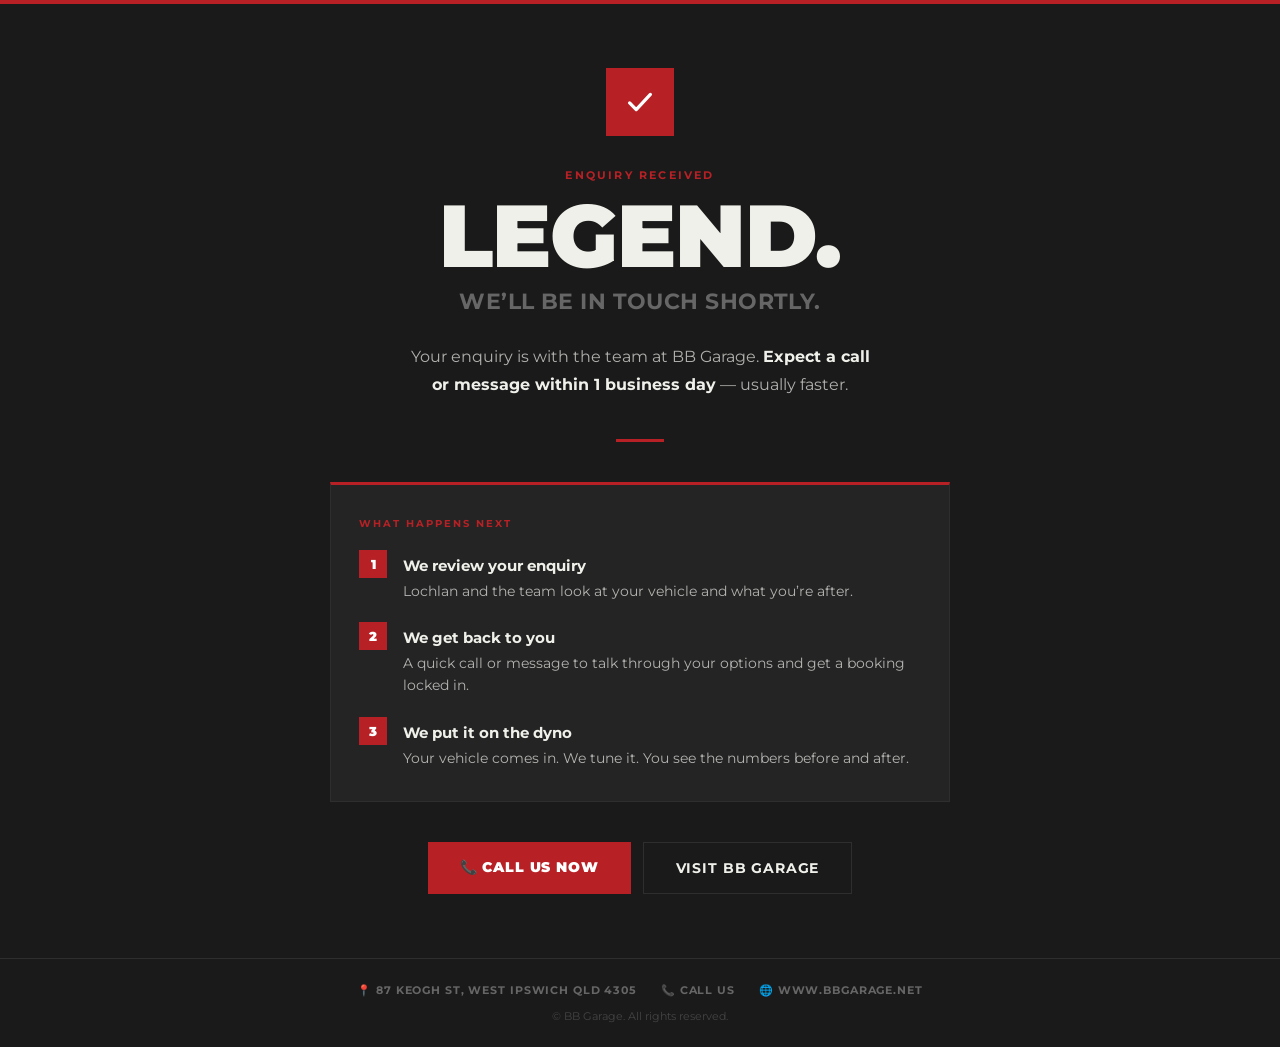
<file: thank-you.html>
<!DOCTYPE html>
<html lang="en">
<head>
  <meta charset="UTF-8">
  <meta name="viewport" content="width=device-width, initial-scale=1.0">
  <title>We&rsquo;ll Be In Touch &mdash; BB Garage</title>
  <meta name="robots" content="noindex, nofollow">

  <!-- TODO: Add Facebook Pixel here -->
  <!-- TODO: Add Google Analytics / GA4 here -->
  <!-- TODO: Fire Facebook Pixel Lead event here -->
  <!-- TODO: Fire GA4 conversion event here -->

  <link rel="preconnect" href="https://fonts.googleapis.com">
  <link rel="preconnect" href="https://fonts.gstatic.com" crossorigin>
  <link href="https://fonts.googleapis.com/css2?family=Montserrat:wght@400;500;600;700;800;900&display=swap" rel="stylesheet">

  <style>
    :root {
      --bb-red:        #B72125;
      --bb-red-dark:   #961a1e;
      --bb-dark:       #1A1A1A;
      --bb-offwhite:   #F0F0EB;
      --bb-white:      #FFFFFF;
      --bb-muted:      #666666;
      --bb-dark-border:#2E2E2E;
      --bb-panel:      #242424;
      --font:          'Montserrat', 'Arial Black', Arial, sans-serif;
    }

    *, *::before, *::after { box-sizing: border-box; margin: 0; padding: 0; }

    body {
      background: var(--bb-dark);
      color: var(--bb-offwhite);
      font-family: var(--font);
      min-height: 100vh;
      display: flex;
      flex-direction: column;
      -webkit-font-smoothing: antialiased;
    }

    /* ── HEADER STRIP ─────────────────────────────────────────────── */
    .header-strip {
      background: var(--bb-red);
      height: 4px;
    }

    /* ── MAIN ─────────────────────────────────────────────────────── */
    main {
      flex: 1;
      display: flex;
      align-items: center;
      justify-content: center;
      padding: 64px 24px;
    }

    .card {
      max-width: 620px;
      width: 100%;
      text-align: center;
    }

    /* ── ICON ─────────────────────────────────────────────────────── */
    .icon-wrap {
      width: 68px;
      height: 68px;
      background: var(--bb-red);
      margin: 0 auto 32px;
      display: flex;
      align-items: center;
      justify-content: center;
    }

    .icon-wrap svg {
      width: 34px;
      height: 34px;
    }

    /* ── HEADING ──────────────────────────────────────────────────── */
    .tag {
      font-family: var(--font);
      font-weight: 700;
      font-size: 11px;
      letter-spacing: 0.2em;
      text-transform: uppercase;
      color: var(--bb-red);
      margin-bottom: 12px;
    }

    h1 {
      font-family: var(--font);
      font-weight: 900;
      font-size: clamp(48px, 10vw, 88px);
      line-height: 0.95;
      text-transform: uppercase;
      letter-spacing: -0.01em;
      color: var(--bb-offwhite);
      margin-bottom: 10px;
    }

    .sub-heading {
      font-family: var(--font);
      font-weight: 700;
      font-size: clamp(16px, 3vw, 22px);
      text-transform: uppercase;
      letter-spacing: 0.02em;
      color: var(--bb-muted);
      margin-bottom: 28px;
    }

    .body-text {
      font-size: 16px;
      line-height: 1.75;
      color: rgba(240,240,235,0.7);
      margin-bottom: 40px;
      max-width: 460px;
      margin-left: auto;
      margin-right: auto;
    }

    .body-text strong {
      color: var(--bb-offwhite);
    }

    /* ── DIVIDER ──────────────────────────────────────────────────── */
    .divider {
      width: 48px;
      height: 3px;
      background: var(--bb-red);
      margin: 0 auto 40px;
    }

    /* ── WHAT HAPPENS NEXT ────────────────────────────────────────── */
    .next-steps {
      background: var(--bb-panel);
      border: 1px solid var(--bb-dark-border);
      border-top: 3px solid var(--bb-red);
      padding: 32px 28px;
      text-align: left;
      margin-bottom: 40px;
    }

    .next-steps-label {
      font-family: var(--font);
      font-weight: 700;
      font-size: 10px;
      letter-spacing: 0.2em;
      text-transform: uppercase;
      color: var(--bb-red);
      margin-bottom: 20px;
    }

    .steps-list {
      list-style: none;
      display: flex;
      flex-direction: column;
      gap: 20px;
    }

    .step {
      display: flex;
      align-items: flex-start;
      gap: 16px;
    }

    .step-num {
      flex-shrink: 0;
      width: 28px;
      height: 28px;
      background: var(--bb-red);
      color: var(--bb-white);
      font-family: var(--font);
      font-weight: 900;
      font-size: 13px;
      display: flex;
      align-items: center;
      justify-content: center;
    }

    .step-text {
      font-size: 14px;
      color: rgba(240,240,235,0.7);
      line-height: 1.6;
      padding-top: 4px;
    }

    .step-text strong {
      color: var(--bb-offwhite);
      display: block;
      font-size: 15px;
      font-weight: 700;
      margin-bottom: 2px;
    }

    /* ── CTA LINKS ────────────────────────────────────────────────── */
    .cta-group {
      display: flex;
      gap: 12px;
      justify-content: center;
      flex-wrap: wrap;
    }

    .btn-primary {
      display: inline-block;
      background: var(--bb-red);
      color: var(--bb-white);
      font-family: var(--font);
      font-weight: 900;
      font-size: 14px;
      letter-spacing: 0.06em;
      text-transform: uppercase;
      text-decoration: none;
      padding: 16px 32px;
      transition: background 0.15s;
    }

    .btn-primary:hover { background: var(--bb-red-dark); }

    .btn-ghost {
      display: inline-block;
      background: transparent;
      color: var(--bb-offwhite);
      font-family: var(--font);
      font-weight: 700;
      font-size: 14px;
      letter-spacing: 0.06em;
      text-transform: uppercase;
      text-decoration: none;
      padding: 16px 32px;
      border: 1px solid var(--bb-dark-border);
      transition: border-color 0.15s, color 0.15s;
    }

    .btn-ghost:hover {
      border-color: var(--bb-red);
      color: var(--bb-red);
    }

    /* ── FOOTER ───────────────────────────────────────────────────── */
    footer {
      background: var(--bb-dark);
      border-top: 1px solid var(--bb-dark-border);
      padding: 24px;
      text-align: center;
    }

    .footer-details {
      display: flex;
      justify-content: center;
      gap: 24px;
      flex-wrap: wrap;
      margin-bottom: 12px;
    }

    .footer-detail {
      font-family: var(--font);
      font-weight: 700;
      font-size: 11px;
      letter-spacing: 0.08em;
      text-transform: uppercase;
      color: var(--bb-muted);
      text-decoration: none;
      transition: color 0.15s;
    }

    .footer-detail:hover { color: var(--bb-red); }

    .footer-copy {
      font-size: 11px;
      color: #444;
    }

    @media (max-width: 480px) {
      .cta-group { flex-direction: column; }
      .btn-primary, .btn-ghost { text-align: center; }
    }
  </style>
</head>
<body>

  <div class="header-strip"></div>

  <main>
    <div class="card">

      <div class="icon-wrap">
        <svg viewBox="0 0 36 36" fill="none" xmlns="http://www.w3.org/2000/svg">
          <path d="M7 19l7 7L29 10" stroke="#fff" stroke-width="3.5" stroke-linecap="round" stroke-linejoin="round"/>
        </svg>
      </div>

      <div class="tag">Enquiry Received</div>
      <h1>Legend.</h1>
      <p class="sub-heading">We&rsquo;ll be in touch shortly.</p>

      <p class="body-text">
        Your enquiry is with the team at BB Garage. <strong>Expect a call or message within 1 business day</strong> &mdash; usually faster.
      </p>

      <div class="divider"></div>

      <div class="next-steps">
        <div class="next-steps-label">What happens next</div>
        <ul class="steps-list">
          <li class="step">
            <div class="step-num">1</div>
            <div class="step-text">
              <strong>We review your enquiry</strong>
              Lochlan and the team look at your vehicle and what you&rsquo;re after.
            </div>
          </li>
          <li class="step">
            <div class="step-num">2</div>
            <div class="step-text">
              <strong>We get back to you</strong>
              A quick call or message to talk through your options and get a booking locked in.
            </div>
          </li>
          <li class="step">
            <div class="step-num">3</div>
            <div class="step-text">
              <strong>We put it on the dyno</strong>
              Your vehicle comes in. We tune it. You see the numbers before and after.
            </div>
          </li>
        </ul>
      </div>

      <div class="cta-group">
        <a href="tel:+61734664422" class="btn-primary">&#128222; Call Us Now</a>
        <a href="https://www.bbgarage.net" class="btn-ghost" target="_blank" rel="noopener">Visit BB Garage</a>
      </div>

    </div>
  </main>

  <footer>
    <div class="footer-details">
      <a href="https://maps.google.com/?q=87+Keogh+St+West+Ipswich+QLD" class="footer-detail" target="_blank" rel="noopener">&#128205; 87 Keogh St, West Ipswich QLD 4305</a>
      <a href="tel:+61734664422" class="footer-detail">&#128222; Call Us</a>
      <a href="https://www.bbgarage.net" class="footer-detail" target="_blank" rel="noopener">&#127760; www.bbgarage.net</a>
    </div>
    <p class="footer-copy">&copy; BB Garage. All rights reserved.</p>
  </footer>

</body>
</html>
</file>
<file: style.css>
/* ============================================================
   BB Garage — Shared Stylesheet
   Brand tokens: #B72125 | #1A1A1A | #F0F0EB | #FFFFFF | #666666
   Font: Montserrat (Google Fonts)
   ============================================================ */

:root {
  --bb-red:          #B72125;
  --bb-dark:         #1A1A1A;
  --bb-offwhite:     #F0F0EB;
  --bb-white:        #FFFFFF;
  --bb-muted:        #666666;
  --bb-border:       #E0E0DA;
  --bb-dark-border:  #2E2E2E;
  --bb-panel:        #242424;

  --font-head: 'Montserrat', 'Arial Black', Arial, sans-serif;
  --font-body: 'Montserrat', Arial, sans-serif;
}

/* ── Reset ── */
*, *::before, *::after { box-sizing: border-box; margin: 0; padding: 0; }
html { scroll-behavior: smooth; }
body {
  font-family: var(--font-body);
  font-weight: 400;
  font-size: 16px;
  line-height: 1.7;
  color: var(--bb-dark);
  background: var(--bb-white);
}
img { max-width: 100%; display: block; }
a { color: inherit; text-decoration: none; }
ul { list-style: none; }

/* ── Layout ── */
.container {
  max-width: 1100px;
  margin: 0 auto;
  padding: 0 24px;
}
.section { padding: 72px 0; }

.section--dark  { background: var(--bb-dark);     color: var(--bb-white); }
.section--light { background: var(--bb-offwhite);  color: var(--bb-dark); }
.section--white { background: var(--bb-white);     color: var(--bb-dark); }
.section--panel { background: var(--bb-panel);     color: var(--bb-white); }

/* ── Section labels ── */
.section-label {
  display: inline-block;
  font-family: var(--font-head);
  font-weight: 700;
  font-size: 11px;
  text-transform: uppercase;
  letter-spacing: 0.12em;
  color: var(--bb-red);
  margin-bottom: 12px;
}

/* ── Headings ── */
h1, h2, h3, h4 {
  font-family: var(--font-head);
  font-weight: 800;
  text-transform: uppercase;
  letter-spacing: -0.01em;
  line-height: 1.1;
}
h1 { font-size: clamp(38px, 6vw, 72px); }
h2 { font-size: clamp(24px, 3.5vw, 40px); margin-bottom: 16px; }
h3 { font-size: 16px; margin-bottom: 8px; }
h4 { font-size: 13px; }

.section--dark h2  { color: var(--bb-white); }
.section--light h2 { color: var(--bb-dark); }
.section--panel h2 { color: var(--bb-white); }
.section--white h2 { color: var(--bb-dark); }

h1 .accent, h2 .accent { color: var(--bb-red); }

/* ── Section intro text ── */
.section-intro {
  font-size: 16px;
  line-height: 1.7;
  max-width: 640px;
  margin-bottom: 8px;
}
.section--dark .section-intro  { color: rgba(255,255,255,0.68); }
.section--light .section-intro { color: var(--bb-muted); }
.section--panel .section-intro { color: rgba(255,255,255,0.68); }
.section--white .section-intro { color: var(--bb-muted); }

/* ── Topbar ── */
.topbar {
  background: var(--bb-red);
  color: var(--bb-white);
  padding: 10px 0;
  font-size: 13px;
  font-weight: 500;
}
.topbar .container {
  display: flex;
  justify-content: space-between;
  align-items: center;
  gap: 16px;
  flex-wrap: wrap;
}
.topbar a { color: var(--bb-white); font-weight: 700; }
.topbar a:hover { text-decoration: underline; }

/* ── Header / Nav ── */
.site-header {
  background: var(--bb-dark);
  border-bottom: 1px solid var(--bb-dark-border);
  position: sticky;
  top: 0;
  z-index: 100;
}
.site-header .container {
  display: flex;
  align-items: center;
  justify-content: space-between;
  padding-top: 14px;
  padding-bottom: 14px;
  gap: 20px;
}
.logo {
  font-family: var(--font-head);
  font-weight: 900;
  font-size: 22px;
  text-transform: uppercase;
  color: var(--bb-white);
  letter-spacing: -0.01em;
  white-space: nowrap;
}
.logo span { color: var(--bb-red); }

.nav-links {
  display: flex;
  align-items: center;
  gap: 24px;
  flex: 1;
  justify-content: center;
}
.nav-links a {
  font-family: var(--font-head);
  font-weight: 700;
  font-size: 13px;
  text-transform: uppercase;
  letter-spacing: 0.04em;
  color: rgba(255,255,255,0.6);
  transition: color 0.2s;
  white-space: nowrap;
}
.nav-links a:hover,
.nav-links a.active { color: var(--bb-red); }

.nav-ctas {
  display: flex;
  align-items: center;
  gap: 10px;
  flex-shrink: 0;
}

/* ── Buttons ── */
.btn {
  display: inline-block;
  font-family: var(--font-head);
  font-weight: 700;
  font-size: 13px;
  text-transform: uppercase;
  letter-spacing: 0.05em;
  padding: 10px 22px;
  border-radius: 3px;
  cursor: pointer;
  transition: opacity 0.2s;
  white-space: nowrap;
  border: none;
  line-height: 1;
}
.btn--red {
  background: var(--bb-red);
  color: var(--bb-white);
}
.btn--red:hover { opacity: 0.85; }
.btn--outline {
  background: transparent;
  color: var(--bb-white);
  border: 1.5px solid rgba(255,255,255,0.4);
}
.btn--outline:hover { border-color: var(--bb-white); }
.btn-lg {
  font-size: 14px;
  padding: 14px 30px;
}

/* ── Breadcrumb ── */
.breadcrumb {
  font-size: 13px;
  font-weight: 500;
  color: rgba(255,255,255,0.45);
  margin-bottom: 18px;
}
.breadcrumb a { color: rgba(255,255,255,0.45); transition: color 0.2s; }
.breadcrumb a:hover { color: var(--bb-red); }
.breadcrumb span { margin: 0 6px; opacity: 0.5; }

/* ── Hero ── */
.hero {
  background: var(--bb-dark);
  border-bottom: 3px solid var(--bb-red);
  padding: 72px 0 0;
}
.hero-eyebrow {
  display: inline-block;
  background: var(--bb-red);
  color: var(--bb-white);
  font-family: var(--font-head);
  font-weight: 700;
  font-size: 11px;
  text-transform: uppercase;
  letter-spacing: 0.12em;
  padding: 5px 14px;
  border-radius: 2px;
  margin-bottom: 20px;
}
.hero h1 { color: var(--bb-white); margin-bottom: 18px; }
.hero-subtitle {
  font-size: 18px;
  color: rgba(255,255,255,0.62);
  max-width: 560px;
  line-height: 1.65;
  margin-bottom: 32px;
}
.hero-ctas {
  display: flex;
  gap: 12px;
  flex-wrap: wrap;
  margin-bottom: 56px;
}
.hero-stats {
  border-top: 1px solid var(--bb-dark-border);
  display: grid;
  grid-template-columns: repeat(4, 1fr);
}
.hero-stat {
  padding: 28px 20px;
  border-right: 1px solid var(--bb-dark-border);
}
.hero-stat:last-child { border-right: none; }
.hero-stat-number {
  font-family: var(--font-head);
  font-weight: 900;
  font-size: 28px;
  color: var(--bb-red);
  line-height: 1;
  margin-bottom: 6px;
}
.hero-stat-label {
  font-family: var(--font-head);
  font-weight: 600;
  font-size: 11px;
  text-transform: uppercase;
  letter-spacing: 0.08em;
  color: rgba(255,255,255,0.45);
}

/* ── Results bar ── */
.results-bar {
  background: var(--bb-red);
  padding: 36px 0;
}
.results-bar .container {
  display: grid;
  grid-template-columns: repeat(4, 1fr);
}
.results-bar-item {
  padding: 0 24px;
  border-right: 1px solid rgba(255,255,255,0.25);
  text-align: center;
}
.results-bar-item:first-child { padding-left: 0; text-align: left; }
.results-bar-item:last-child  { border-right: none; }
.results-bar-number {
  font-family: var(--font-head);
  font-weight: 900;
  font-size: 40px;
  color: var(--bb-white);
  line-height: 1;
  margin-bottom: 6px;
}
.results-bar-label {
  font-family: var(--font-head);
  font-weight: 600;
  font-size: 11px;
  text-transform: uppercase;
  letter-spacing: 0.08em;
  color: rgba(255,255,255,0.82);
}

/* ── Checklist (simple) ── */
.checklist { margin-top: 20px; }
.checklist li {
  display: flex;
  align-items: flex-start;
  gap: 12px;
  margin-bottom: 14px;
  font-size: 15px;
  line-height: 1.55;
}
.checklist li::before {
  content: '✓';
  flex-shrink: 0;
  display: inline-flex;
  align-items: center;
  justify-content: center;
  width: 20px;
  height: 20px;
  background: var(--bb-red);
  color: var(--bb-white);
  font-size: 11px;
  font-weight: 900;
  border-radius: 2px;
  margin-top: 2px;
}
.section--dark .checklist li  { color: rgba(255,255,255,0.78); }
.section--light .checklist li { color: var(--bb-dark); }
.section--panel .checklist li { color: rgba(255,255,255,0.78); }

/* Cross variant — red ✕ marker */
.checklist--cross li::before {
  content: '✕';
  background: transparent;
  color: var(--bb-red);
  border: 1px solid var(--bb-red);
  font-weight: 700;
}

/* ── Compare grid (V6 page) ── */
.compare-grid {
  display: grid;
  grid-template-columns: 1fr 1fr;
  gap: 24px;
  margin-top: 32px;
}
.compare-col {
  padding: 28px 32px;
  border-radius: 4px;
}
.compare-col--generic {
  background: #242424;
  border: 1px solid var(--bb-dark-border);
}
.compare-col--bb {
  background: #242424;
  border: 1px solid var(--bb-red);
}
.compare-col-heading {
  font-family: var(--font-head);
  font-weight: 800;
  font-size: 13px;
  text-transform: uppercase;
  letter-spacing: 0.08em;
  color: var(--bb-white);
  margin-bottom: 16px;
  padding-bottom: 12px;
  border-bottom: 1px solid var(--bb-dark-border);
}
.compare-col--bb .compare-col-heading { color: var(--bb-red); border-color: var(--bb-red); }

/* ── Reason card label (V6 before/after) ── */
.reason-card-label {
  font-family: var(--font-head);
  font-weight: 800;
  font-size: 11px;
  text-transform: uppercase;
  letter-spacing: 0.1em;
  color: var(--bb-red);
  margin-bottom: 14px;
}

/* ── Services checklist grid (homepage) ── */
.services-grid {
  display: grid;
  grid-template-columns: 1fr 1fr;
  gap: 0 32px;
  margin-top: 28px;
}
.service-item {
  border-bottom: 1px solid var(--bb-border);
  padding: 20px 0;
}
.service-item h3 {
  font-size: 14px;
  font-weight: 700;
  text-transform: uppercase;
  letter-spacing: 0.03em;
  color: var(--bb-dark);
  margin-bottom: 4px;
  display: flex;
  align-items: center;
  gap: 10px;
}
.service-item h3::before {
  content: '✓';
  flex-shrink: 0;
  display: inline-flex;
  align-items: center;
  justify-content: center;
  width: 20px;
  height: 20px;
  background: var(--bb-red);
  color: var(--bb-white);
  font-size: 11px;
  font-weight: 900;
  border-radius: 2px;
}
.service-item p {
  font-size: 14px;
  color: var(--bb-muted);
  padding-left: 30px;
  line-height: 1.5;
}

/* ── Package cards ── */
.cards-grid {
  display: grid;
  grid-template-columns: repeat(3, 1fr);
  gap: 20px;
  margin-top: 32px;
}
.cards-grid--2 { grid-template-columns: repeat(2, 1fr); }

.package-card {
  border: 1px solid var(--bb-dark-border);
  border-top: 3px solid var(--bb-red);
  padding: 28px 24px;
  display: flex;
  flex-direction: column;
  background: var(--bb-dark);
}
.section--light .package-card {
  background: var(--bb-white);
  border-color: var(--bb-border);
}
.package-card-icon { font-size: 26px; margin-bottom: 10px; }
.package-card-gain {
  font-family: var(--font-head);
  font-weight: 900;
  font-size: 48px;
  color: var(--bb-red);
  line-height: 1;
  margin-bottom: 8px;
}
.package-card h3 {
  font-size: 14px;
  color: var(--bb-white);
  margin-bottom: 10px;
}
.section--light .package-card h3 { color: var(--bb-dark); }
.package-card p {
  font-size: 14px;
  color: rgba(255,255,255,0.58);
  line-height: 1.6;
  flex: 1;
  margin-bottom: 18px;
}
.section--light .package-card p { color: var(--bb-muted); }
.package-card-link {
  font-family: var(--font-head);
  font-weight: 700;
  font-size: 13px;
  text-transform: uppercase;
  letter-spacing: 0.05em;
  color: var(--bb-red);
  transition: opacity 0.2s;
}
.package-card-link:hover { opacity: 0.72; }
.cards-more-link {
  text-align: center;
  margin-top: 28px;
}
.cards-more-link a {
  font-family: var(--font-head);
  font-weight: 700;
  font-size: 14px;
  text-transform: uppercase;
  letter-spacing: 0.05em;
  color: var(--bb-red);
}
.cards-more-link a:hover { opacity: 0.72; }

/* ── Package nav tabs ── */
.package-nav {
  display: flex;
  gap: 12px;
  flex-wrap: wrap;
  margin-bottom: 24px;
  padding-bottom: 24px;
  border-bottom: 1px solid var(--bb-border);
}
.package-nav a {
  font-family: var(--font-head);
  font-weight: 700;
  font-size: 13px;
  text-transform: uppercase;
  letter-spacing: 0.04em;
  padding: 8px 18px;
  border: 1.5px solid var(--bb-border);
  border-radius: 3px;
  color: var(--bb-muted);
  transition: all 0.2s;
}
.package-nav a:hover { border-color: var(--bb-red); color: var(--bb-red); }

/* ── Pack includes grid ── */
.pack-grid {
  display: grid;
  grid-template-columns: 1fr 1fr;
  gap: 12px;
  margin-top: 28px;
}
.pack-item {
  background: var(--bb-panel);
  border: 1px solid var(--bb-dark-border);
  padding: 16px 20px;
  display: flex;
  align-items: center;
  gap: 14px;
  font-family: var(--font-head);
  font-weight: 600;
  font-size: 13px;
  text-transform: uppercase;
  letter-spacing: 0.03em;
  color: var(--bb-white);
}
.pack-item-icon { font-size: 20px; flex-shrink: 0; }
.pack-note {
  margin-top: 20px;
  font-size: 14px;
  color: rgba(255,255,255,0.6);
  font-style: italic;
  padding: 16px 20px;
  border-left: 3px solid var(--bb-red);
  background: var(--bb-panel);
  line-height: 1.6;
}

/* ── Review cards ── */
.reviews-grid {
  display: grid;
  grid-template-columns: repeat(3, 1fr);
  gap: 20px;
  margin-top: 32px;
}
.review-card {
  background: var(--bb-offwhite);
  border: 1px solid var(--bb-border);
  border-top: 3px solid var(--bb-red);
  padding: 24px 20px;
}
.review-stars {
  color: var(--bb-red);
  font-size: 15px;
  letter-spacing: 2px;
  margin-bottom: 12px;
}
.review-quote {
  font-size: 14px;
  font-style: italic;
  line-height: 1.65;
  color: var(--bb-dark);
  margin-bottom: 14px;
}
.review-author {
  font-family: var(--font-head);
  font-weight: 700;
  font-size: 12px;
  text-transform: uppercase;
  letter-spacing: 0.05em;
  color: var(--bb-red);
}

/* ── Reason / why cards ── */
.reasons-grid {
  display: grid;
  grid-template-columns: repeat(3, 1fr);
  gap: 20px;
  margin-top: 32px;
}
.reason-card {
  border-left: 4px solid var(--bb-red);
  padding: 24px 24px 24px 24px;
  background: var(--bb-panel);
}
.section--light .reason-card {
  background: var(--bb-white);
}
.reason-card .reason-number {
  font-family: var(--font-head);
  font-weight: 900;
  font-size: 44px;
  color: var(--bb-red);
  line-height: 1;
  margin-bottom: 10px;
  opacity: 0.9;
}
.reason-card h3 {
  font-size: 14px;
  font-weight: 700;
  text-transform: uppercase;
  letter-spacing: 0.03em;
  color: var(--bb-white);
  margin-bottom: 10px;
}
.section--light .reason-card h3 { color: var(--bb-dark); }
.reason-card p {
  font-size: 14px;
  color: rgba(255,255,255,0.62);
  line-height: 1.6;
}
.section--light .reason-card p { color: var(--bb-muted); }

/* ── FAQ accordion ── */
.faq-list { margin-top: 28px; }
.faq-item { border-bottom: 1px solid var(--bb-dark-border); }
.section--light .faq-item { border-bottom-color: var(--bb-border); }
.faq-question {
  display: flex;
  justify-content: space-between;
  align-items: center;
  gap: 16px;
  padding: 18px 0;
  cursor: pointer;
  font-family: var(--font-head);
  font-weight: 700;
  font-size: 14px;
  text-transform: uppercase;
  letter-spacing: 0.02em;
  color: var(--bb-white);
  user-select: none;
}
.section--light .faq-question { color: var(--bb-dark); }
.faq-toggle {
  font-family: var(--font-head);
  font-weight: 900;
  font-size: 22px;
  color: var(--bb-red);
  flex-shrink: 0;
  line-height: 1;
  transition: transform 0.25s;
}
.faq-answer {
  display: none;
  font-size: 15px;
  color: rgba(255,255,255,0.68);
  line-height: 1.7;
  padding-bottom: 18px;
  max-width: 720px;
}
.section--light .faq-answer { color: var(--bb-muted); }
.faq-item.open .faq-answer  { display: block; }
.faq-item.open .faq-toggle  { transform: rotate(45deg); }

/* ── Location block ── */
.location-grid {
  display: grid;
  grid-template-columns: 1fr 1fr;
  margin-top: 32px;
  border: 1px solid var(--bb-dark-border);
  overflow: hidden;
}
.location-info {
  background: var(--bb-panel);
  padding: 36px 32px;
  display: flex;
  flex-direction: column;
  gap: 22px;
}
.location-info-item h4 {
  font-family: var(--font-head);
  font-weight: 700;
  font-size: 11px;
  text-transform: uppercase;
  letter-spacing: 0.1em;
  color: var(--bb-red);
  margin-bottom: 4px;
}
.location-info-item p,
.location-info-item a {
  font-size: 14px;
  color: rgba(255,255,255,0.75);
  line-height: 1.55;
}
.location-info-item a:hover { color: var(--bb-red); }
.location-map iframe {
  width: 100%;
  height: 100%;
  min-height: 340px;
  display: block;
  border: none;
  filter: grayscale(0.3);
}

/* ── Booking form ── */
.booking-form {
  border-top: 3px solid var(--bb-red);
}
.form-grid {
  display: grid;
  grid-template-columns: 1fr 1fr;
  gap: 16px;
  margin-top: 28px;
}
.form-grid .field-full { grid-column: 1 / -1; }
.field { display: flex; flex-direction: column; }
.field label {
  font-family: var(--font-head);
  font-weight: 600;
  font-size: 12px;
  text-transform: uppercase;
  letter-spacing: 0.07em;
  color: var(--bb-dark);
  margin-bottom: 6px;
}
.field input,
.field select,
.field textarea {
  width: 100%;
  background: var(--bb-offwhite);
  border: 1px solid var(--bb-border);
  border-radius: 3px;
  padding: 11px 14px;
  font-family: var(--font-body);
  font-size: 15px;
  color: var(--bb-dark);
  outline: none;
  transition: border-color 0.2s;
  -webkit-appearance: none;
  appearance: none;
}
.field input:focus,
.field select:focus,
.field textarea:focus { border-color: var(--bb-red); }
.field textarea { resize: vertical; min-height: 120px; }
.form-submit { margin-top: 20px; }
.form-submit button {
  width: 100%;
  background: var(--bb-red);
  color: var(--bb-white);
  font-family: var(--font-head);
  font-weight: 900;
  font-size: 15px;
  text-transform: uppercase;
  letter-spacing: 0.07em;
  padding: 18px;
  border: none;
  border-radius: 3px;
  cursor: pointer;
  transition: opacity 0.2s;
}
.form-submit button:hover { opacity: 0.85; }
.form-note {
  margin-top: 14px;
  font-size: 13px;
  color: var(--bb-muted);
  text-align: center;
}

/* ── Footer ── */
.site-footer {
  background: var(--bb-dark);
  border-top: 2px solid var(--bb-dark-border);
  padding: 56px 0 0;
}
.footer-grid {
  display: grid;
  grid-template-columns: 2fr 1fr 1.5fr;
  gap: 48px;
}
.footer-brand .logo { font-size: 20px; margin-bottom: 14px; }
.footer-brand p {
  font-size: 14px;
  color: rgba(255,255,255,0.45);
  line-height: 1.65;
  max-width: 280px;
}
.footer-col h4 {
  font-family: var(--font-head);
  font-weight: 700;
  font-size: 11px;
  text-transform: uppercase;
  letter-spacing: 0.1em;
  color: var(--bb-red);
  margin-bottom: 16px;
}
.footer-col ul li { margin-bottom: 8px; }
.footer-col ul li a {
  font-size: 14px;
  color: rgba(255,255,255,0.5);
  transition: color 0.2s;
}
.footer-col ul li a:hover { color: var(--bb-red); }
.footer-col p {
  font-size: 14px;
  color: rgba(255,255,255,0.5);
  line-height: 1.65;
}
.footer-col a {
  color: rgba(255,255,255,0.5);
  transition: color 0.2s;
}
.footer-col a:hover { color: var(--bb-red); }
.footer-bottom {
  border-top: 1px solid var(--bb-dark-border);
  margin-top: 48px;
  padding: 20px 0;
  display: flex;
  justify-content: space-between;
  align-items: center;
  font-size: 13px;
  color: rgba(255,255,255,0.28);
  flex-wrap: wrap;
  gap: 8px;
}

/* ── Catch can panel ── */
.catch-can-panel {
  background: var(--bb-panel);
  border: 1px solid var(--bb-dark-border);
  border-left: 4px solid var(--bb-red);
  padding: 32px 32px;
  margin-top: 0;
}
.catch-can-note {
  margin-top: 20px;
  font-size: 14px;
  font-style: italic;
  color: rgba(255,255,255,0.55);
  line-height: 1.6;
}

/* ── Logo image ── */
.logo-img {
  height: 44px;
  width: auto;
  display: block;
}
.footer-logo-img {
  height: 36px;
  width: auto;
  display: block;
  margin-bottom: 14px;
  opacity: 0.9;
}

/* ── Hero split layout ── */
.hero-inner {
  display: grid;
  grid-template-columns: 1fr 1fr;
  align-items: stretch;
  min-height: 400px;
}
.hero-inner .container {
  padding-top: 72px;
  padding-bottom: 56px;
  display: flex;
  flex-direction: column;
  justify-content: center;
}
.hero-photo {
  overflow: hidden;
  position: relative;
}
.hero-photo img {
  width: 100%;
  height: 100%;
  object-fit: cover;
  object-position: center;
  display: block;
}

/* ── About / Who We Are split ── */
.about-split {
  display: grid;
  grid-template-columns: 1fr 1fr;
  gap: 48px;
  align-items: center;
}
.about-photo img {
  width: 100%;
  height: 360px;
  object-fit: cover;
  object-position: center;
  display: block;
  border-radius: 2px;
}

/* ── Dyno chart ── */
.dyno-chart {
  margin-top: 32px;
}
.dyno-chart img {
  width: 100%;
  height: auto;
  display: block;
  border: 1px solid var(--bb-border);
  border-radius: 2px;
}
.dyno-chart-caption {
  font-size: 13px;
  color: var(--bb-muted);
  margin-top: 10px;
  font-style: italic;
}

/* ── Responsive ── */
@media (max-width: 960px) {
  .cards-grid           { grid-template-columns: 1fr 1fr; }
  .reviews-grid         { grid-template-columns: 1fr 1fr; }
  .footer-grid          { grid-template-columns: 1fr 1fr; }
  .footer-brand         { grid-column: 1 / -1; }
}

@media (max-width: 960px) {
  .hero-inner { grid-template-columns: 1fr; }
  .hero-photo { display: none; }
  .about-split { grid-template-columns: 1fr; }
  .about-photo { display: none; }
}

@media (max-width: 768px) {
  .section { padding: 52px 0; }

  /* Hide nav links on mobile, keep CTAs */
  .nav-links { display: none; }

  .hero { padding: 48px 0 0; }

  .hero-stats {
    grid-template-columns: repeat(2, 1fr);
  }
  .hero-stat { padding: 20px 16px; }
  .hero-stat-number { font-size: 22px; }

  .results-bar .container {
    grid-template-columns: 1fr 1fr;
  }
  .results-bar-item {
    padding: 16px 20px;
    text-align: left;
    border-bottom: 1px solid rgba(255,255,255,0.18);
  }
  .results-bar-item:nth-child(even)  { border-right: none; }
  .results-bar-item:nth-child(3),
  .results-bar-item:nth-child(4)     { border-bottom: none; }
  .results-bar-number { font-size: 30px; }

  .cards-grid,
  .cards-grid--2    { grid-template-columns: 1fr; }
  .reasons-grid     { grid-template-columns: 1fr; }
  .compare-grid     { grid-template-columns: 1fr; }
  .services-grid    { grid-template-columns: 1fr; }
  .pack-grid        { grid-template-columns: 1fr; }
  .reviews-grid     { grid-template-columns: 1fr; }
  .location-grid    { grid-template-columns: 1fr; }
  .location-map iframe { min-height: 260px; }
  .form-grid        { grid-template-columns: 1fr; }
  .form-grid .field-full { grid-column: 1; }
  .footer-grid      { grid-template-columns: 1fr; gap: 28px; }
  .footer-bottom    { flex-direction: column; align-items: flex-start; }
  .package-nav      { gap: 8px; }
}

@media (max-width: 520px) {
  /* Hide "Call Us" outline button in header at small sizes */
  .nav-ctas .btn--outline { display: none; }
  .hero-stats { grid-template-columns: repeat(2, 1fr); }
}

/* ── Form success / error states ─────────────────────────── */
.form-success {
  text-align: center;
  padding: 3rem 1rem;
}
.form-success h3 {
  font-size: 1.75rem;
  margin-bottom: 1rem;
}
.form-success p {
  color: var(--bb-mid);
  max-width: 520px;
  margin: 0 auto;
}
.form-error {
  color: #e53e3e;
  font-size: 0.9rem;
  margin-bottom: 0.75rem;
}
</file>
